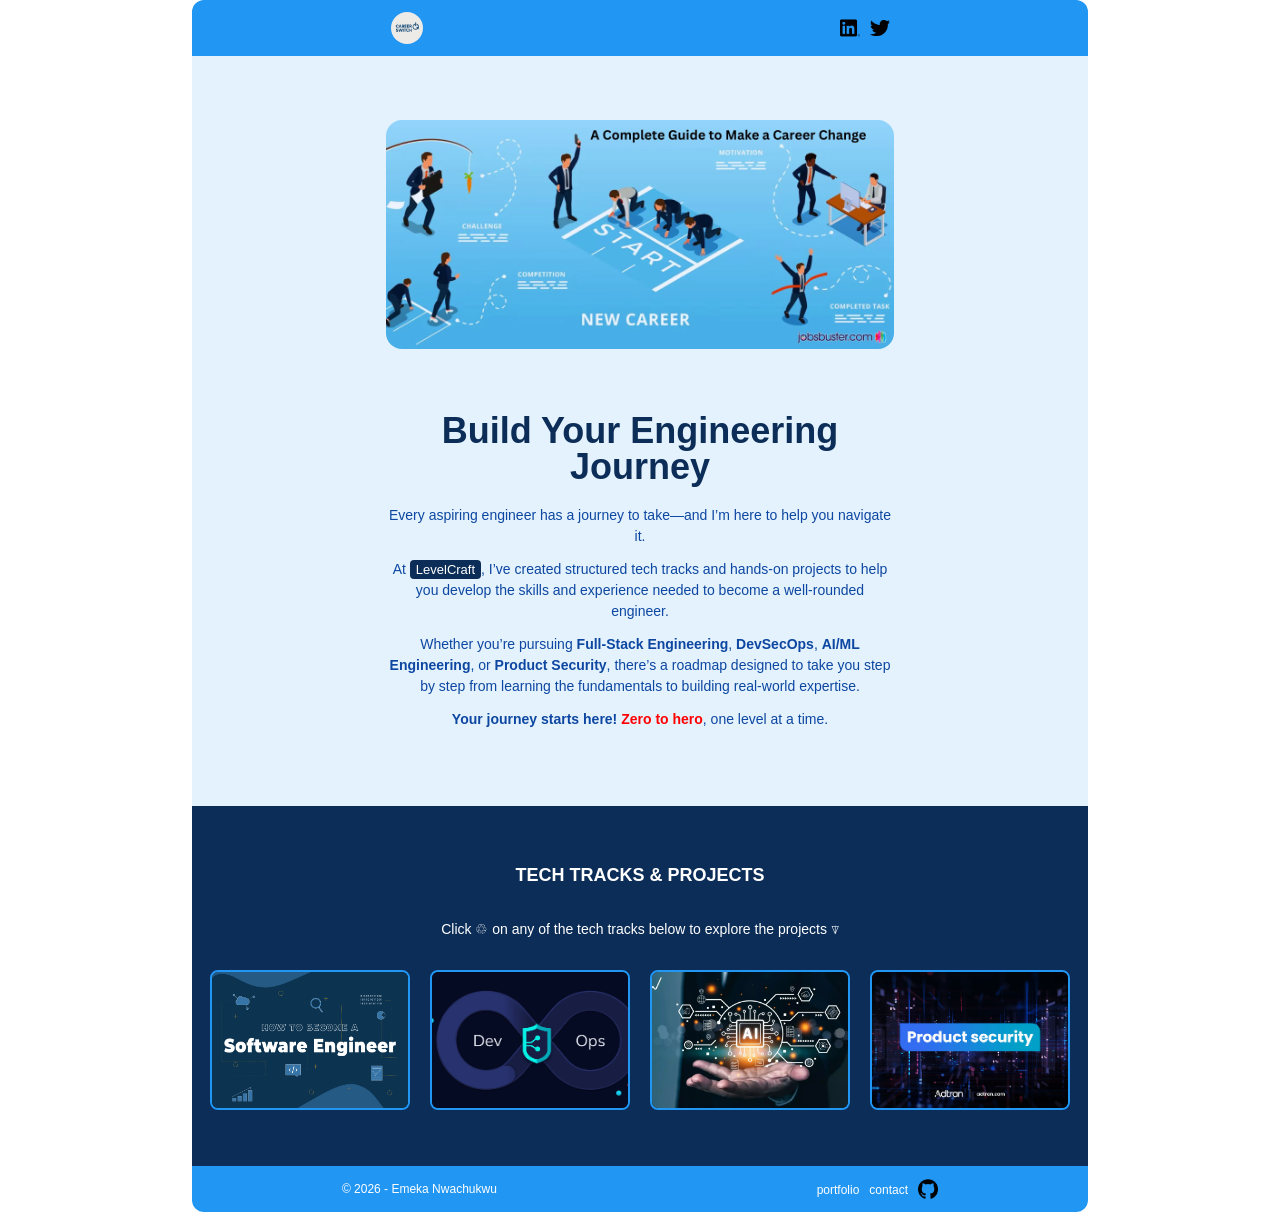
<file: index.html>
<!doctype html>
<html lang="en">
  <head>
    <meta charset="UTF-8" />
    <meta name="viewport" content="width=device-width, initial-scale=1.0" />
    <meta
      name="description"
      content="neeX — product engineer and software engineer portfolio, with Product Security, DevSecOps, Full-Stack, and AI/ML career roadmaps."
    />
    <link rel="stylesheet" href="styles.css" />
    <title>levelcraft</title>
  </head>
  <body>
    <div class="main">
      <div class="heading">
        <div class="header">
          <div class="header-logo">
            <img
              src="images/clogo.jpg"
              alt="logo of levelcraft"
              id="the-logo"
            />
          </div>

         
          <ul class="header-socials">
            <li>
              <a
                href="https://www.linkedin.com/in/nemekae"
                target="_blank"
                rel="noopener noreferrer"
                aria-label="LinkedIn"
                ><img src="./images/linkedin.png" class="logo-item" alt="LinkedIn"
              /></a>
            </li>
            <li>
              <a
                href="https://www.twitter.com/nemekaee"
                target="_blank"
                rel="noopener noreferrer"
                aria-label="Twitter"
                ><img src="./images/twittter.png" class="logo-item" alt="Twitter"
              /></a>
            </li>
        </div>
      </div>

      <div class="section-intro">
        <div class="section1 item" id="about">
          <div>
            <img
              src="images/newcareer.png"
              alt="a career roadmap image showing the different tech tracks and projects"
              class="profile-img"
            />
          </div>
          <div class="levelcraft-intro">
            <h2>Build Your Engineering Journey</h2>
            <p>
              Every aspiring engineer has a journey to take—and I’m here to help you
              navigate it.
            </p>

            <p>
              At <span class="levelcraft">LevelCraft</span>, I’ve created structured
              tech tracks and hands-on projects to help you develop the skills and
              experience needed to become a well-rounded engineer.
            </p>

            <p>
              Whether you’re pursuing <strong>Full-Stack Engineering</strong>,
              <strong>DevSecOps</strong>, <strong>AI/ML Engineering</strong>, or
              <strong>Product Security</strong>, there’s a roadmap designed to take
              you step by step from learning the fundamentals to building real-world
              expertise.
            </p>

            <p class="levelcraft-tagline">
              <strong>Your journey starts here!</strong> <span id="zero-to-hero">Zero to hero</span>, one level at a time.
            </p>
          </div>
        </div>
      </div>

      <div class="section-domains">
        <div class="section2 item" id="portfolio">
          <h3>TECH TRACKS &amp; PROJECTS</h3>

          <p>Click ♲ on any of the tech tracks below to explore the projects ⍒</p>

          <div class="domain">
            <div class="domains">
              <a
                href="routes/fullstack.html"
                target="_blank"
                rel="noopener noreferrer"
                aria-label="Open the Full-Stack Engineering roadmap"
              >
                <img
                  src="images/swe.png"
                  alt="picture showing software engineering design"
                  class="domain-img"
                />
              </a>
            </div>
            <div class="domains">
              <a
                href="routes/devsecops.html"
                target="_blank"
                rel="noopener noreferrer"
                aria-label="Open the DevSecOps roadmap"
              >
                <img
                  src="images/devsecop.png"
                  alt="picture showing devsecops design"
                  class="domain-img"
                />
              </a>
            </div>
            <div class="domains">
              <a
                href="routes/aiml.html"
                target="_blank"
                rel="noopener noreferrer"
                aria-label="Open the AI/ML Engineering roadmap"
              >
                <img
                  src="images/ai.png"
                  alt="picture showing AI engineering design"
                  class="domain-img"
                />
              </a>
            </div>
            <div class="domains">
              <a
                href="routes/prodsec.html"
                target="_blank"
                rel="noopener noreferrer"
                aria-label="Open the Product Security roadmap"
              >
                <img
                  src="images/prodsec.png"
                  alt="picture showing product security design"
                  class="domain-img"
                />
              </a>
            </div>
          </div>
        </div>
      </div>

      <div class="footing">
        <div class="footer item" id="contact">
          <div class="header-know">
            <p>©️ 2026 - Emeka Nwachukwu</p>
          </div>

          <ul class="header-socials">
            <li><a href="https://www.neex.com">portfolio</a></li>
            <li><a href="https://www.linkedin.com/in/nemekae">contact</a></li>
            <li>
              <a
                href="https://www.github.com/nemekae"
                target="_blank"
                rel="noopener noreferrer"
                aria-label="GitHub"
                ><img src="./images/github.png" class="logo-item" alt="GitHub"
              /></a>
            </li>
          </ul>
        </div>
      </div>
    </div>
  </body>
</html>
</file>
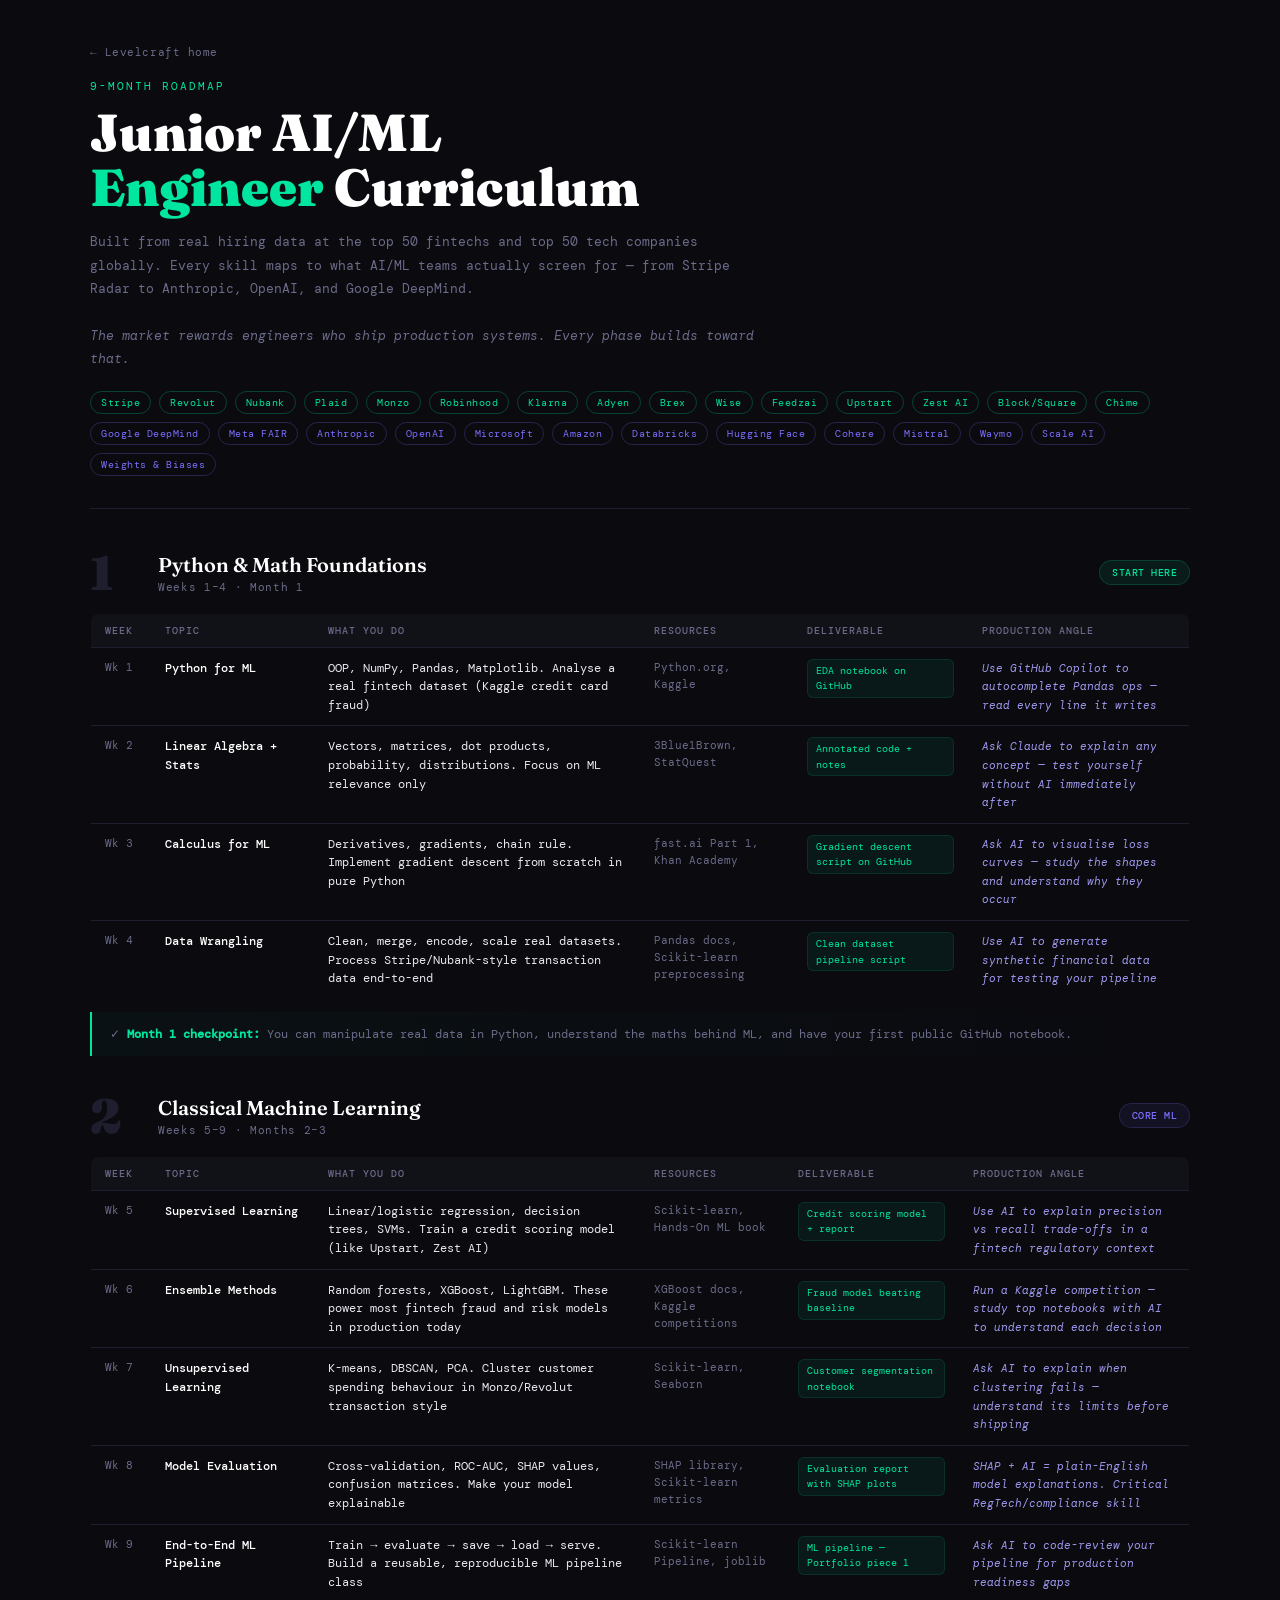
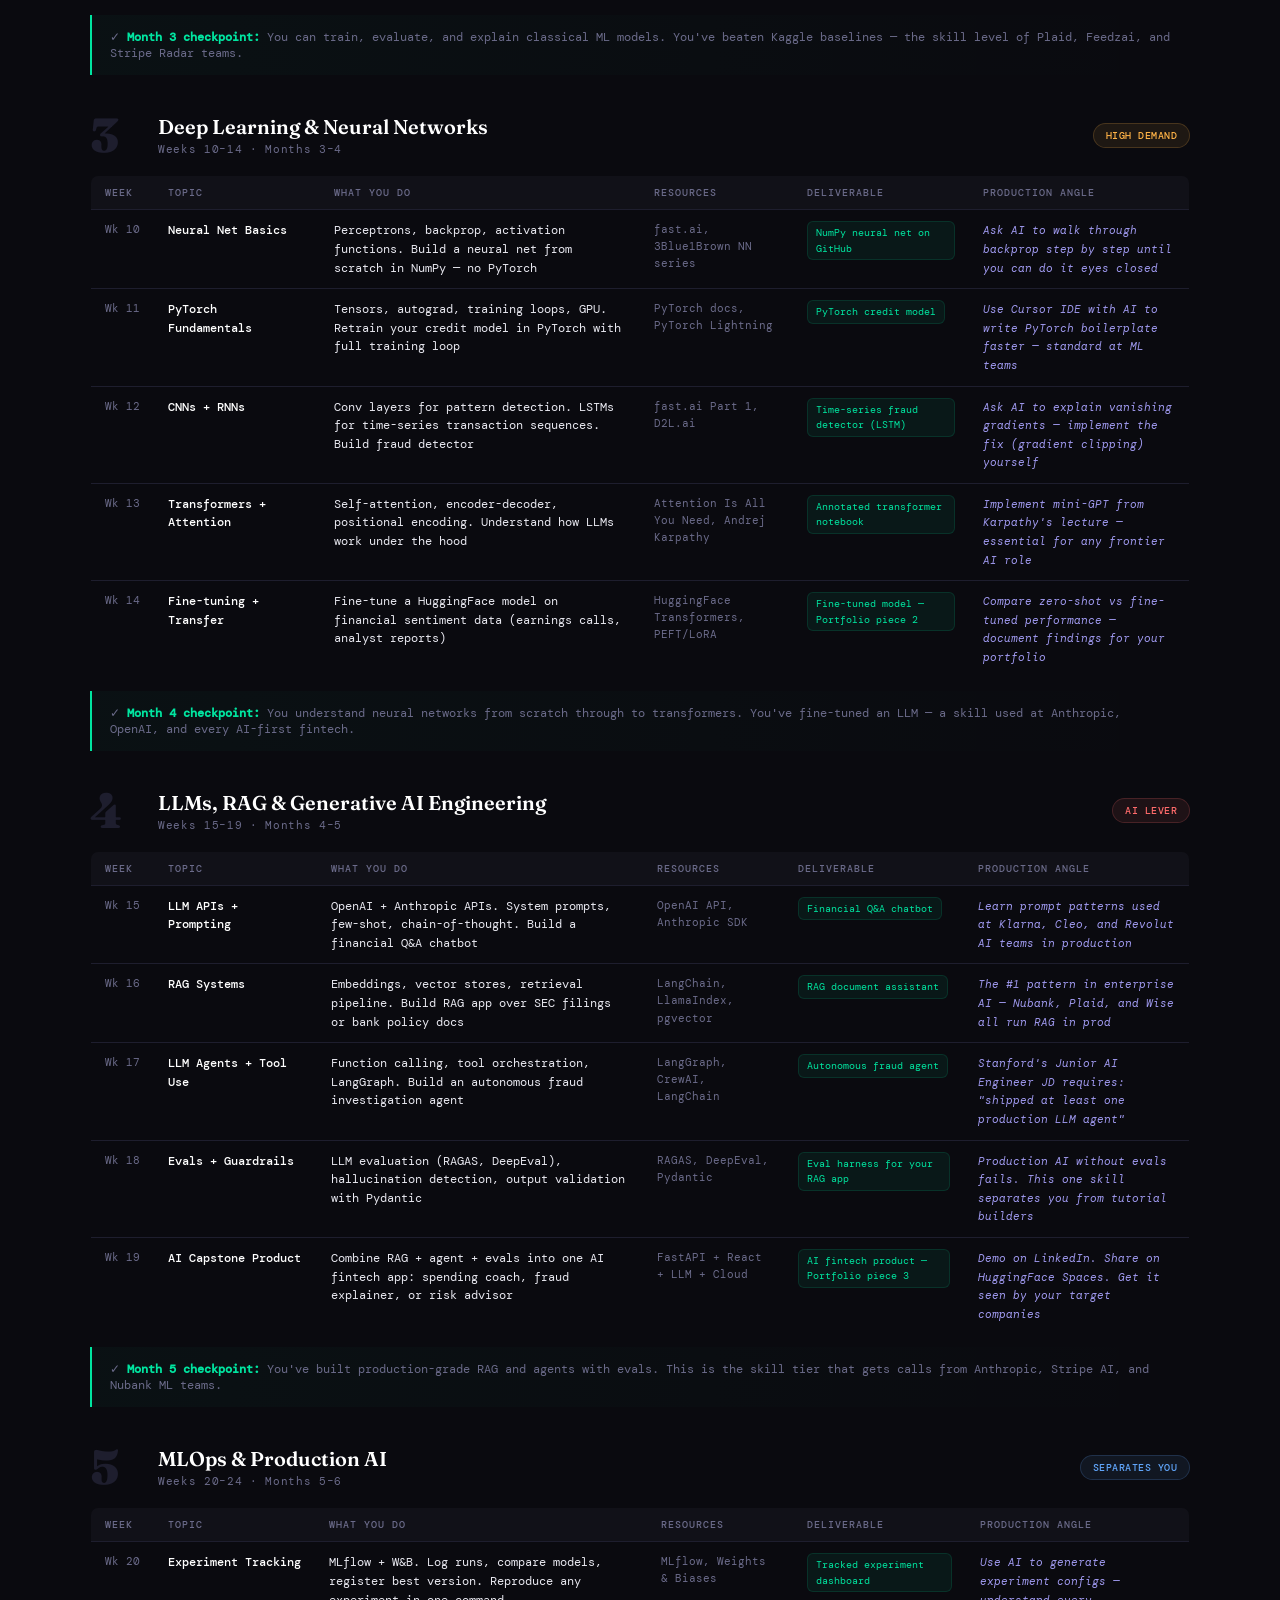
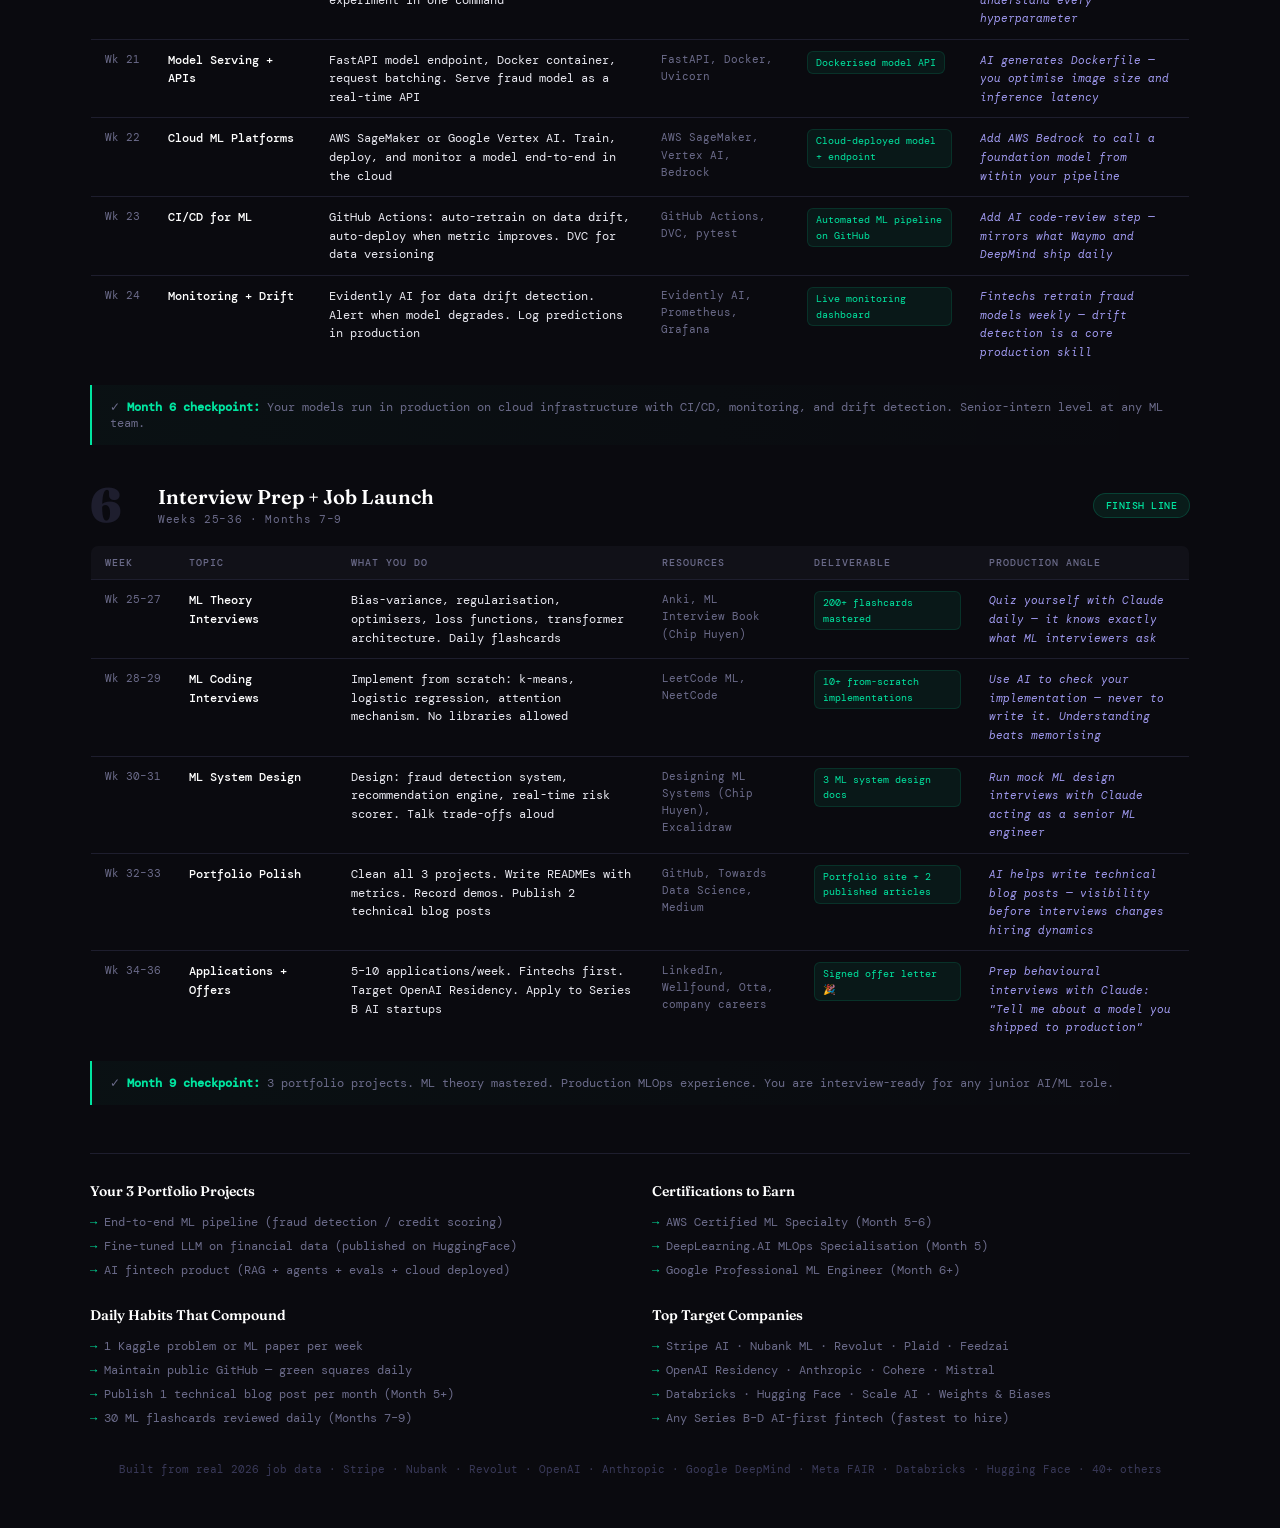
<file: routes/aiml.html>
<!DOCTYPE html>
<html lang="en">
<head>
<meta charset="UTF-8">
<meta name="viewport" content="width=device-width, initial-scale=1.0">
<title>Junior AI/ML Engineer: 9-Month Curriculum</title>
<style>
  @import url('https://fonts.googleapis.com/css2?family=DM+Mono:wght@400;500&family=Fraunces:ital,wght@0,300;0,600;0,900;1,300&display=swap');
  :root{--bg:#0a0a0f;--surface:#111118;--border:#1e1e2e;--accent:#00e5a0;--accent2:#7c6fff;--accent3:#ff6b6b;--amber:#ffb347;--text:#e8e8f0;--muted:#6b6b8a;--card:#14141f;}
  *{box-sizing:border-box;margin:0;padding:0;}
  body{font-family:'DM Mono',monospace;background:var(--bg);color:var(--text);min-height:100vh;padding:40px 24px;}
  .page{max-width:1100px;margin:0 auto;}
  header{border-bottom:1px solid var(--border);padding-bottom:32px;margin-bottom:40px;}
  .eyebrow{font-size:11px;letter-spacing:.18em;color:var(--accent);text-transform:uppercase;margin-bottom:12px;}
  h1{font-family:'Fraunces',serif;font-size:clamp(28px,5vw,52px);font-weight:900;line-height:1.05;color:#fff;margin-bottom:16px;}
  h1 span{color:var(--accent);}
  .subtitle{font-size:13px;color:var(--muted);line-height:1.8;max-width:680px;}
  .target-orgs{display:flex;flex-wrap:wrap;gap:8px;margin-top:20px;}
  .org-pill{font-size:10px;padding:4px 10px;border-radius:20px;border:1px solid var(--border);color:var(--muted);letter-spacing:.05em;}
  .org-pill.fintech{border-color:#00e5a040;color:var(--accent);}
  .org-pill.bigtech{border-color:#7c6fff40;color:var(--accent2);}
  .phase{margin-bottom:36px;}
  .phase-header{display:grid;grid-template-columns:auto 1fr auto;align-items:center;gap:16px;margin-bottom:16px;}
  .phase-num{font-family:'Fraunces',serif;font-size:48px;font-weight:900;line-height:1;color:var(--border);min-width:52px;}
  .phase-title{font-family:'Fraunces',serif;font-size:20px;font-weight:600;color:#fff;margin-bottom:3px;}
  .phase-weeks{font-size:11px;color:var(--muted);letter-spacing:.06em;}
  .phase-badge{font-size:10px;padding:5px 12px;border-radius:20px;font-weight:500;letter-spacing:.05em;white-space:nowrap;}
  .badge-green{background:#00e5a015;color:var(--accent);border:1px solid #00e5a030;}
  .badge-purple{background:#7c6fff15;color:var(--accent2);border:1px solid #7c6fff30;}
  .badge-amber{background:#ffb34715;color:var(--amber);border:1px solid #ffb34730;}
  .badge-red{background:#ff6b6b15;color:var(--accent3);border:1px solid #ff6b6b30;}
  .badge-blue{background:#60a5fa15;color:#60a5fa;border:1px solid #60a5fa30;}
  .curriculum-table{width:100%;border-collapse:collapse;font-size:12px;border:1px solid var(--border);border-radius:8px;overflow:hidden;}
  .curriculum-table thead tr{background:var(--surface);}
  .curriculum-table th{text-align:left;padding:10px 14px;font-size:10px;letter-spacing:.1em;color:var(--muted);text-transform:uppercase;border-bottom:1px solid var(--border);font-weight:500;}
  .curriculum-table tbody tr{border-bottom:1px solid var(--border);transition:background .15s;}
  .curriculum-table tbody tr:last-child{border-bottom:none;}
  .curriculum-table tbody tr:hover{background:var(--card);}
  .curriculum-table td{padding:11px 14px;vertical-align:top;line-height:1.55;}
  .td-week{color:var(--muted);white-space:nowrap;font-size:11px;min-width:60px;}
  .td-topic{color:#fff;font-weight:500;min-width:160px;}
  .td-do{color:var(--text);min-width:240px;}
  .td-tool{color:var(--muted);font-size:11px;min-width:120px;}
  .td-deliverable{min-width:160px;}
  .td-ai{min-width:140px;}
  .deliverable-tag{font-size:10px;color:var(--accent);background:#00e5a010;border:1px solid #00e5a020;padding:3px 8px;border-radius:6px;display:inline-block;}
  .ai-note{font-size:11px;color:#a09af0;font-style:italic;}
  .milestone{margin:12px 0 28px;padding:14px 18px;background:linear-gradient(90deg,#00e5a008,transparent);border-left:2px solid var(--accent);border-radius:0 6px 6px 0;font-size:12px;color:var(--muted);}
  .milestone strong{color:var(--accent);}
  footer{margin-top:48px;padding-top:28px;border-top:1px solid var(--border);display:grid;grid-template-columns:1fr 1fr;gap:24px;font-size:12px;}
  .footer-block h3{font-family:'Fraunces',serif;font-size:14px;font-weight:600;color:#fff;margin-bottom:10px;}
  .footer-block ul{list-style:none;color:var(--muted);line-height:2;}
  .footer-block ul li::before{content:'→ ';color:var(--accent);}
  @media(max-width:768px){body{padding:20px 12px;}.td-tool,.td-ai{display:none;}footer{grid-template-columns:1fr;}}
  .back-home { display: inline-flex; align-items: center; gap: 6px; font-family: 'DM Mono', monospace; font-size: 11px; color: var(--muted); text-decoration: none; margin-bottom: 20px; letter-spacing: 0.05em; }
  .back-home:hover { color: var(--accent); }
</style>
</head>
<body>
<div class="page">
<a class="back-home" href="../index.html">&larr; Levelcraft home</a>
<header>
  <p class="eyebrow">9-Month Roadmap</p>
  <h1>Junior AI/ML<br><span>Engineer</span> Curriculum</h1>
  <p class="subtitle">Built from real hiring data at the top 50 fintechs and top 50 tech companies globally. Every skill maps to what AI/ML teams actually screen for — from Stripe Radar to Anthropic, OpenAI, and Google DeepMind. <br><br><em>The market rewards engineers who ship production systems. Every phase builds toward that.</em></p>
  <div class="target-orgs">
    <span class="org-pill fintech">Stripe</span><span class="org-pill fintech">Revolut</span><span class="org-pill fintech">Nubank</span><span class="org-pill fintech">Plaid</span><span class="org-pill fintech">Monzo</span><span class="org-pill fintech">Robinhood</span><span class="org-pill fintech">Klarna</span><span class="org-pill fintech">Adyen</span><span class="org-pill fintech">Brex</span><span class="org-pill fintech">Wise</span><span class="org-pill fintech">Feedzai</span><span class="org-pill fintech">Upstart</span><span class="org-pill fintech">Zest AI</span><span class="org-pill fintech">Block/Square</span><span class="org-pill fintech">Chime</span>
    <span class="org-pill bigtech">Google DeepMind</span><span class="org-pill bigtech">Meta FAIR</span><span class="org-pill bigtech">Anthropic</span><span class="org-pill bigtech">OpenAI</span><span class="org-pill bigtech">Microsoft</span><span class="org-pill bigtech">Amazon</span><span class="org-pill bigtech">Databricks</span><span class="org-pill bigtech">Hugging Face</span><span class="org-pill bigtech">Cohere</span><span class="org-pill bigtech">Mistral</span><span class="org-pill bigtech">Waymo</span><span class="org-pill bigtech">Scale AI</span><span class="org-pill bigtech">Weights &amp; Biases</span>
  </div>
</header>

<!-- PHASE 1 -->
<div class="phase">
  <div class="phase-header">
    <div class="phase-num">1</div>
    <div><div class="phase-title">Python &amp; Math Foundations</div><div class="phase-weeks">Weeks 1–4 · Month 1</div></div>
    <span class="phase-badge badge-green">START HERE</span>
  </div>
  <table class="curriculum-table">
    <thead><tr><th>Week</th><th>Topic</th><th>What You Do</th><th>Resources</th><th>Deliverable</th><th>Production Angle</th></tr></thead>
    <tbody>
      <tr><td class="td-week">Wk 1</td><td class="td-topic">Python for ML</td><td class="td-do">OOP, NumPy, Pandas, Matplotlib. Analyse a real fintech dataset (Kaggle credit card fraud)</td><td class="td-tool">Python.org, Kaggle</td><td class="td-deliverable"><span class="deliverable-tag">EDA notebook on GitHub</span></td><td class="td-ai"><span class="ai-note">Use GitHub Copilot to autocomplete Pandas ops — read every line it writes</span></td></tr>
      <tr><td class="td-week">Wk 2</td><td class="td-topic">Linear Algebra + Stats</td><td class="td-do">Vectors, matrices, dot products, probability, distributions. Focus on ML relevance only</td><td class="td-tool">3Blue1Brown, StatQuest</td><td class="td-deliverable"><span class="deliverable-tag">Annotated code + notes</span></td><td class="td-ai"><span class="ai-note">Ask Claude to explain any concept — test yourself without AI immediately after</span></td></tr>
      <tr><td class="td-week">Wk 3</td><td class="td-topic">Calculus for ML</td><td class="td-do">Derivatives, gradients, chain rule. Implement gradient descent from scratch in pure Python</td><td class="td-tool">fast.ai Part 1, Khan Academy</td><td class="td-deliverable"><span class="deliverable-tag">Gradient descent script on GitHub</span></td><td class="td-ai"><span class="ai-note">Ask AI to visualise loss curves — study the shapes and understand why they occur</span></td></tr>
      <tr><td class="td-week">Wk 4</td><td class="td-topic">Data Wrangling</td><td class="td-do">Clean, merge, encode, scale real datasets. Process Stripe/Nubank-style transaction data end-to-end</td><td class="td-tool">Pandas docs, Scikit-learn preprocessing</td><td class="td-deliverable"><span class="deliverable-tag">Clean dataset pipeline script</span></td><td class="td-ai"><span class="ai-note">Use AI to generate synthetic financial data for testing your pipeline</span></td></tr>
    </tbody>
  </table>
  <div class="milestone">✓ <strong>Month 1 checkpoint:</strong> You can manipulate real data in Python, understand the maths behind ML, and have your first public GitHub notebook.</div>
</div>

<!-- PHASE 2 -->
<div class="phase">
  <div class="phase-header">
    <div class="phase-num">2</div>
    <div><div class="phase-title">Classical Machine Learning</div><div class="phase-weeks">Weeks 5–9 · Months 2–3</div></div>
    <span class="phase-badge badge-purple">CORE ML</span>
  </div>
  <table class="curriculum-table">
    <thead><tr><th>Week</th><th>Topic</th><th>What You Do</th><th>Resources</th><th>Deliverable</th><th>Production Angle</th></tr></thead>
    <tbody>
      <tr><td class="td-week">Wk 5</td><td class="td-topic">Supervised Learning</td><td class="td-do">Linear/logistic regression, decision trees, SVMs. Train a credit scoring model (like Upstart, Zest AI)</td><td class="td-tool">Scikit-learn, Hands-On ML book</td><td class="td-deliverable"><span class="deliverable-tag">Credit scoring model + report</span></td><td class="td-ai"><span class="ai-note">Use AI to explain precision vs recall trade-offs in a fintech regulatory context</span></td></tr>
      <tr><td class="td-week">Wk 6</td><td class="td-topic">Ensemble Methods</td><td class="td-do">Random forests, XGBoost, LightGBM. These power most fintech fraud and risk models in production today</td><td class="td-tool">XGBoost docs, Kaggle competitions</td><td class="td-deliverable"><span class="deliverable-tag">Fraud model beating baseline</span></td><td class="td-ai"><span class="ai-note">Run a Kaggle competition — study top notebooks with AI to understand each decision</span></td></tr>
      <tr><td class="td-week">Wk 7</td><td class="td-topic">Unsupervised Learning</td><td class="td-do">K-means, DBSCAN, PCA. Cluster customer spending behaviour in Monzo/Revolut transaction style</td><td class="td-tool">Scikit-learn, Seaborn</td><td class="td-deliverable"><span class="deliverable-tag">Customer segmentation notebook</span></td><td class="td-ai"><span class="ai-note">Ask AI to explain when clustering fails — understand its limits before shipping</span></td></tr>
      <tr><td class="td-week">Wk 8</td><td class="td-topic">Model Evaluation</td><td class="td-do">Cross-validation, ROC-AUC, SHAP values, confusion matrices. Make your model explainable</td><td class="td-tool">SHAP library, Scikit-learn metrics</td><td class="td-deliverable"><span class="deliverable-tag">Evaluation report with SHAP plots</span></td><td class="td-ai"><span class="ai-note">SHAP + AI = plain-English model explanations. Critical RegTech/compliance skill</span></td></tr>
      <tr><td class="td-week">Wk 9</td><td class="td-topic">End-to-End ML Pipeline</td><td class="td-do">Train → evaluate → save → load → serve. Build a reusable, reproducible ML pipeline class</td><td class="td-tool">Scikit-learn Pipeline, joblib</td><td class="td-deliverable"><span class="deliverable-tag">ML pipeline — Portfolio piece 1</span></td><td class="td-ai"><span class="ai-note">Ask AI to code-review your pipeline for production readiness gaps</span></td></tr>
    </tbody>
  </table>
  <div class="milestone">✓ <strong>Month 3 checkpoint:</strong> You can train, evaluate, and explain classical ML models. You've beaten Kaggle baselines — the skill level of Plaid, Feedzai, and Stripe Radar teams.</div>
</div>

<!-- PHASE 3 -->
<div class="phase">
  <div class="phase-header">
    <div class="phase-num">3</div>
    <div><div class="phase-title">Deep Learning &amp; Neural Networks</div><div class="phase-weeks">Weeks 10–14 · Months 3–4</div></div>
    <span class="phase-badge badge-amber">HIGH DEMAND</span>
  </div>
  <table class="curriculum-table">
    <thead><tr><th>Week</th><th>Topic</th><th>What You Do</th><th>Resources</th><th>Deliverable</th><th>Production Angle</th></tr></thead>
    <tbody>
      <tr><td class="td-week">Wk 10</td><td class="td-topic">Neural Net Basics</td><td class="td-do">Perceptrons, backprop, activation functions. Build a neural net from scratch in NumPy — no PyTorch</td><td class="td-tool">fast.ai, 3Blue1Brown NN series</td><td class="td-deliverable"><span class="deliverable-tag">NumPy neural net on GitHub</span></td><td class="td-ai"><span class="ai-note">Ask AI to walk through backprop step by step until you can do it eyes closed</span></td></tr>
      <tr><td class="td-week">Wk 11</td><td class="td-topic">PyTorch Fundamentals</td><td class="td-do">Tensors, autograd, training loops, GPU. Retrain your credit model in PyTorch with full training loop</td><td class="td-tool">PyTorch docs, PyTorch Lightning</td><td class="td-deliverable"><span class="deliverable-tag">PyTorch credit model</span></td><td class="td-ai"><span class="ai-note">Use Cursor IDE with AI to write PyTorch boilerplate faster — standard at ML teams</span></td></tr>
      <tr><td class="td-week">Wk 12</td><td class="td-topic">CNNs + RNNs</td><td class="td-do">Conv layers for pattern detection. LSTMs for time-series transaction sequences. Build fraud detector</td><td class="td-tool">fast.ai Part 1, D2L.ai</td><td class="td-deliverable"><span class="deliverable-tag">Time-series fraud detector (LSTM)</span></td><td class="td-ai"><span class="ai-note">Ask AI to explain vanishing gradients — implement the fix (gradient clipping) yourself</span></td></tr>
      <tr><td class="td-week">Wk 13</td><td class="td-topic">Transformers + Attention</td><td class="td-do">Self-attention, encoder-decoder, positional encoding. Understand how LLMs work under the hood</td><td class="td-tool">Attention Is All You Need, Andrej Karpathy</td><td class="td-deliverable"><span class="deliverable-tag">Annotated transformer notebook</span></td><td class="td-ai"><span class="ai-note">Implement mini-GPT from Karpathy's lecture — essential for any frontier AI role</span></td></tr>
      <tr><td class="td-week">Wk 14</td><td class="td-topic">Fine-tuning + Transfer</td><td class="td-do">Fine-tune a HuggingFace model on financial sentiment data (earnings calls, analyst reports)</td><td class="td-tool">HuggingFace Transformers, PEFT/LoRA</td><td class="td-deliverable"><span class="deliverable-tag">Fine-tuned model — Portfolio piece 2</span></td><td class="td-ai"><span class="ai-note">Compare zero-shot vs fine-tuned performance — document findings for your portfolio</span></td></tr>
    </tbody>
  </table>
  <div class="milestone">✓ <strong>Month 4 checkpoint:</strong> You understand neural networks from scratch through to transformers. You've fine-tuned an LLM — a skill used at Anthropic, OpenAI, and every AI-first fintech.</div>
</div>

<!-- PHASE 4 -->
<div class="phase">
  <div class="phase-header">
    <div class="phase-num">4</div>
    <div><div class="phase-title">LLMs, RAG &amp; Generative AI Engineering</div><div class="phase-weeks">Weeks 15–19 · Months 4–5</div></div>
    <span class="phase-badge badge-red">AI LEVER</span>
  </div>
  <table class="curriculum-table">
    <thead><tr><th>Week</th><th>Topic</th><th>What You Do</th><th>Resources</th><th>Deliverable</th><th>Production Angle</th></tr></thead>
    <tbody>
      <tr><td class="td-week">Wk 15</td><td class="td-topic">LLM APIs + Prompting</td><td class="td-do">OpenAI + Anthropic APIs. System prompts, few-shot, chain-of-thought. Build a financial Q&amp;A chatbot</td><td class="td-tool">OpenAI API, Anthropic SDK</td><td class="td-deliverable"><span class="deliverable-tag">Financial Q&A chatbot</span></td><td class="td-ai"><span class="ai-note">Learn prompt patterns used at Klarna, Cleo, and Revolut AI teams in production</span></td></tr>
      <tr><td class="td-week">Wk 16</td><td class="td-topic">RAG Systems</td><td class="td-do">Embeddings, vector stores, retrieval pipeline. Build RAG app over SEC filings or bank policy docs</td><td class="td-tool">LangChain, LlamaIndex, pgvector</td><td class="td-deliverable"><span class="deliverable-tag">RAG document assistant</span></td><td class="td-ai"><span class="ai-note">The #1 pattern in enterprise AI — Nubank, Plaid, and Wise all run RAG in prod</span></td></tr>
      <tr><td class="td-week">Wk 17</td><td class="td-topic">LLM Agents + Tool Use</td><td class="td-do">Function calling, tool orchestration, LangGraph. Build an autonomous fraud investigation agent</td><td class="td-tool">LangGraph, CrewAI, LangChain</td><td class="td-deliverable"><span class="deliverable-tag">Autonomous fraud agent</span></td><td class="td-ai"><span class="ai-note">Stanford's Junior AI Engineer JD requires: "shipped at least one production LLM agent"</span></td></tr>
      <tr><td class="td-week">Wk 18</td><td class="td-topic">Evals + Guardrails</td><td class="td-do">LLM evaluation (RAGAS, DeepEval), hallucination detection, output validation with Pydantic</td><td class="td-tool">RAGAS, DeepEval, Pydantic</td><td class="td-deliverable"><span class="deliverable-tag">Eval harness for your RAG app</span></td><td class="td-ai"><span class="ai-note">Production AI without evals fails. This one skill separates you from tutorial builders</span></td></tr>
      <tr><td class="td-week">Wk 19</td><td class="td-topic">AI Capstone Product</td><td class="td-do">Combine RAG + agent + evals into one AI fintech app: spending coach, fraud explainer, or risk advisor</td><td class="td-tool">FastAPI + React + LLM + Cloud</td><td class="td-deliverable"><span class="deliverable-tag">AI fintech product — Portfolio piece 3</span></td><td class="td-ai"><span class="ai-note">Demo on LinkedIn. Share on HuggingFace Spaces. Get it seen by your target companies</span></td></tr>
    </tbody>
  </table>
  <div class="milestone">✓ <strong>Month 5 checkpoint:</strong> You've built production-grade RAG and agents with evals. This is the skill tier that gets calls from Anthropic, Stripe AI, and Nubank ML teams.</div>
</div>

<!-- PHASE 5 -->
<div class="phase">
  <div class="phase-header">
    <div class="phase-num">5</div>
    <div><div class="phase-title">MLOps &amp; Production AI</div><div class="phase-weeks">Weeks 20–24 · Months 5–6</div></div>
    <span class="phase-badge badge-blue">SEPARATES YOU</span>
  </div>
  <table class="curriculum-table">
    <thead><tr><th>Week</th><th>Topic</th><th>What You Do</th><th>Resources</th><th>Deliverable</th><th>Production Angle</th></tr></thead>
    <tbody>
      <tr><td class="td-week">Wk 20</td><td class="td-topic">Experiment Tracking</td><td class="td-do">MLflow + W&amp;B. Log runs, compare models, register best version. Reproduce any experiment in one command</td><td class="td-tool">MLflow, Weights &amp; Biases</td><td class="td-deliverable"><span class="deliverable-tag">Tracked experiment dashboard</span></td><td class="td-ai"><span class="ai-note">Use AI to generate experiment configs — understand every hyperparameter</span></td></tr>
      <tr><td class="td-week">Wk 21</td><td class="td-topic">Model Serving + APIs</td><td class="td-do">FastAPI model endpoint, Docker container, request batching. Serve fraud model as a real-time API</td><td class="td-tool">FastAPI, Docker, Uvicorn</td><td class="td-deliverable"><span class="deliverable-tag">Dockerised model API</span></td><td class="td-ai"><span class="ai-note">AI generates Dockerfile — you optimise image size and inference latency</span></td></tr>
      <tr><td class="td-week">Wk 22</td><td class="td-topic">Cloud ML Platforms</td><td class="td-do">AWS SageMaker or Google Vertex AI. Train, deploy, and monitor a model end-to-end in the cloud</td><td class="td-tool">AWS SageMaker, Vertex AI, Bedrock</td><td class="td-deliverable"><span class="deliverable-tag">Cloud-deployed model + endpoint</span></td><td class="td-ai"><span class="ai-note">Add AWS Bedrock to call a foundation model from within your pipeline</span></td></tr>
      <tr><td class="td-week">Wk 23</td><td class="td-topic">CI/CD for ML</td><td class="td-do">GitHub Actions: auto-retrain on data drift, auto-deploy when metric improves. DVC for data versioning</td><td class="td-tool">GitHub Actions, DVC, pytest</td><td class="td-deliverable"><span class="deliverable-tag">Automated ML pipeline on GitHub</span></td><td class="td-ai"><span class="ai-note">Add AI code-review step — mirrors what Waymo and DeepMind ship daily</span></td></tr>
      <tr><td class="td-week">Wk 24</td><td class="td-topic">Monitoring + Drift</td><td class="td-do">Evidently AI for data drift detection. Alert when model degrades. Log predictions in production</td><td class="td-tool">Evidently AI, Prometheus, Grafana</td><td class="td-deliverable"><span class="deliverable-tag">Live monitoring dashboard</span></td><td class="td-ai"><span class="ai-note">Fintechs retrain fraud models weekly — drift detection is a core production skill</span></td></tr>
    </tbody>
  </table>
  <div class="milestone">✓ <strong>Month 6 checkpoint:</strong> Your models run in production on cloud infrastructure with CI/CD, monitoring, and drift detection. Senior-intern level at any ML team.</div>
</div>

<!-- PHASE 6 -->
<div class="phase">
  <div class="phase-header">
    <div class="phase-num">6</div>
    <div><div class="phase-title">Interview Prep + Job Launch</div><div class="phase-weeks">Weeks 25–36 · Months 7–9</div></div>
    <span class="phase-badge badge-green">FINISH LINE</span>
  </div>
  <table class="curriculum-table">
    <thead><tr><th>Week</th><th>Topic</th><th>What You Do</th><th>Resources</th><th>Deliverable</th><th>Production Angle</th></tr></thead>
    <tbody>
      <tr><td class="td-week">Wk 25–27</td><td class="td-topic">ML Theory Interviews</td><td class="td-do">Bias-variance, regularisation, optimisers, loss functions, transformer architecture. Daily flashcards</td><td class="td-tool">Anki, ML Interview Book (Chip Huyen)</td><td class="td-deliverable"><span class="deliverable-tag">200+ flashcards mastered</span></td><td class="td-ai"><span class="ai-note">Quiz yourself with Claude daily — it knows exactly what ML interviewers ask</span></td></tr>
      <tr><td class="td-week">Wk 28–29</td><td class="td-topic">ML Coding Interviews</td><td class="td-do">Implement from scratch: k-means, logistic regression, attention mechanism. No libraries allowed</td><td class="td-tool">LeetCode ML, NeetCode</td><td class="td-deliverable"><span class="deliverable-tag">10+ from-scratch implementations</span></td><td class="td-ai"><span class="ai-note">Use AI to check your implementation — never to write it. Understanding beats memorising</span></td></tr>
      <tr><td class="td-week">Wk 30–31</td><td class="td-topic">ML System Design</td><td class="td-do">Design: fraud detection system, recommendation engine, real-time risk scorer. Talk trade-offs aloud</td><td class="td-tool">Designing ML Systems (Chip Huyen), Excalidraw</td><td class="td-deliverable"><span class="deliverable-tag">3 ML system design docs</span></td><td class="td-ai"><span class="ai-note">Run mock ML design interviews with Claude acting as a senior ML engineer</span></td></tr>
      <tr><td class="td-week">Wk 32–33</td><td class="td-topic">Portfolio Polish</td><td class="td-do">Clean all 3 projects. Write READMEs with metrics. Record demos. Publish 2 technical blog posts</td><td class="td-tool">GitHub, Towards Data Science, Medium</td><td class="td-deliverable"><span class="deliverable-tag">Portfolio site + 2 published articles</span></td><td class="td-ai"><span class="ai-note">AI helps write technical blog posts — visibility before interviews changes hiring dynamics</span></td></tr>
      <tr><td class="td-week">Wk 34–36</td><td class="td-topic">Applications + Offers</td><td class="td-do">5–10 applications/week. Fintechs first. Target OpenAI Residency. Apply to Series B AI startups</td><td class="td-tool">LinkedIn, Wellfound, Otta, company careers</td><td class="td-deliverable"><span class="deliverable-tag">Signed offer letter 🎉</span></td><td class="td-ai"><span class="ai-note">Prep behavioural interviews with Claude: "Tell me about a model you shipped to production"</span></td></tr>
    </tbody>
  </table>
  <div class="milestone">✓ <strong>Month 9 checkpoint:</strong> 3 portfolio projects. ML theory mastered. Production MLOps experience. You are interview-ready for any junior AI/ML role.</div>
</div>

<footer>
  <div class="footer-block">
    <h3>Your 3 Portfolio Projects</h3>
    <ul>
      <li>End-to-end ML pipeline (fraud detection / credit scoring)</li>
      <li>Fine-tuned LLM on financial data (published on HuggingFace)</li>
      <li>AI fintech product (RAG + agents + evals + cloud deployed)</li>
    </ul>
  </div>
  <div class="footer-block">
    <h3>Certifications to Earn</h3>
    <ul>
      <li>AWS Certified ML Specialty (Month 5–6)</li>
      <li>DeepLearning.AI MLOps Specialisation (Month 5)</li>
      <li>Google Professional ML Engineer (Month 6+)</li>
    </ul>
  </div>
  <div class="footer-block">
    <h3>Daily Habits That Compound</h3>
    <ul>
      <li>1 Kaggle problem or ML paper per week</li>
      <li>Maintain public GitHub — green squares daily</li>
      <li>Publish 1 technical blog post per month (Month 5+)</li>
      <li>30 ML flashcards reviewed daily (Months 7–9)</li>
    </ul>
  </div>
  <div class="footer-block">
    <h3>Top Target Companies</h3>
    <ul>
      <li>Stripe AI · Nubank ML · Revolut · Plaid · Feedzai</li>
      <li>OpenAI Residency · Anthropic · Cohere · Mistral</li>
      <li>Databricks · Hugging Face · Scale AI · Weights &amp; Biases</li>
      <li>Any Series B–D AI-first fintech (fastest to hire)</li>
    </ul>
  </div>
</footer>
<div style="margin-top:32px;font-size:11px;color:#3a3a5a;text-align:center;padding-bottom:12px;">
  Built from real 2026 job data · Stripe · Nubank · Revolut · OpenAI · Anthropic · Google DeepMind · Meta FAIR · Databricks · Hugging Face · 40+ others
</div>
</div>
</body>
</html>
</file>
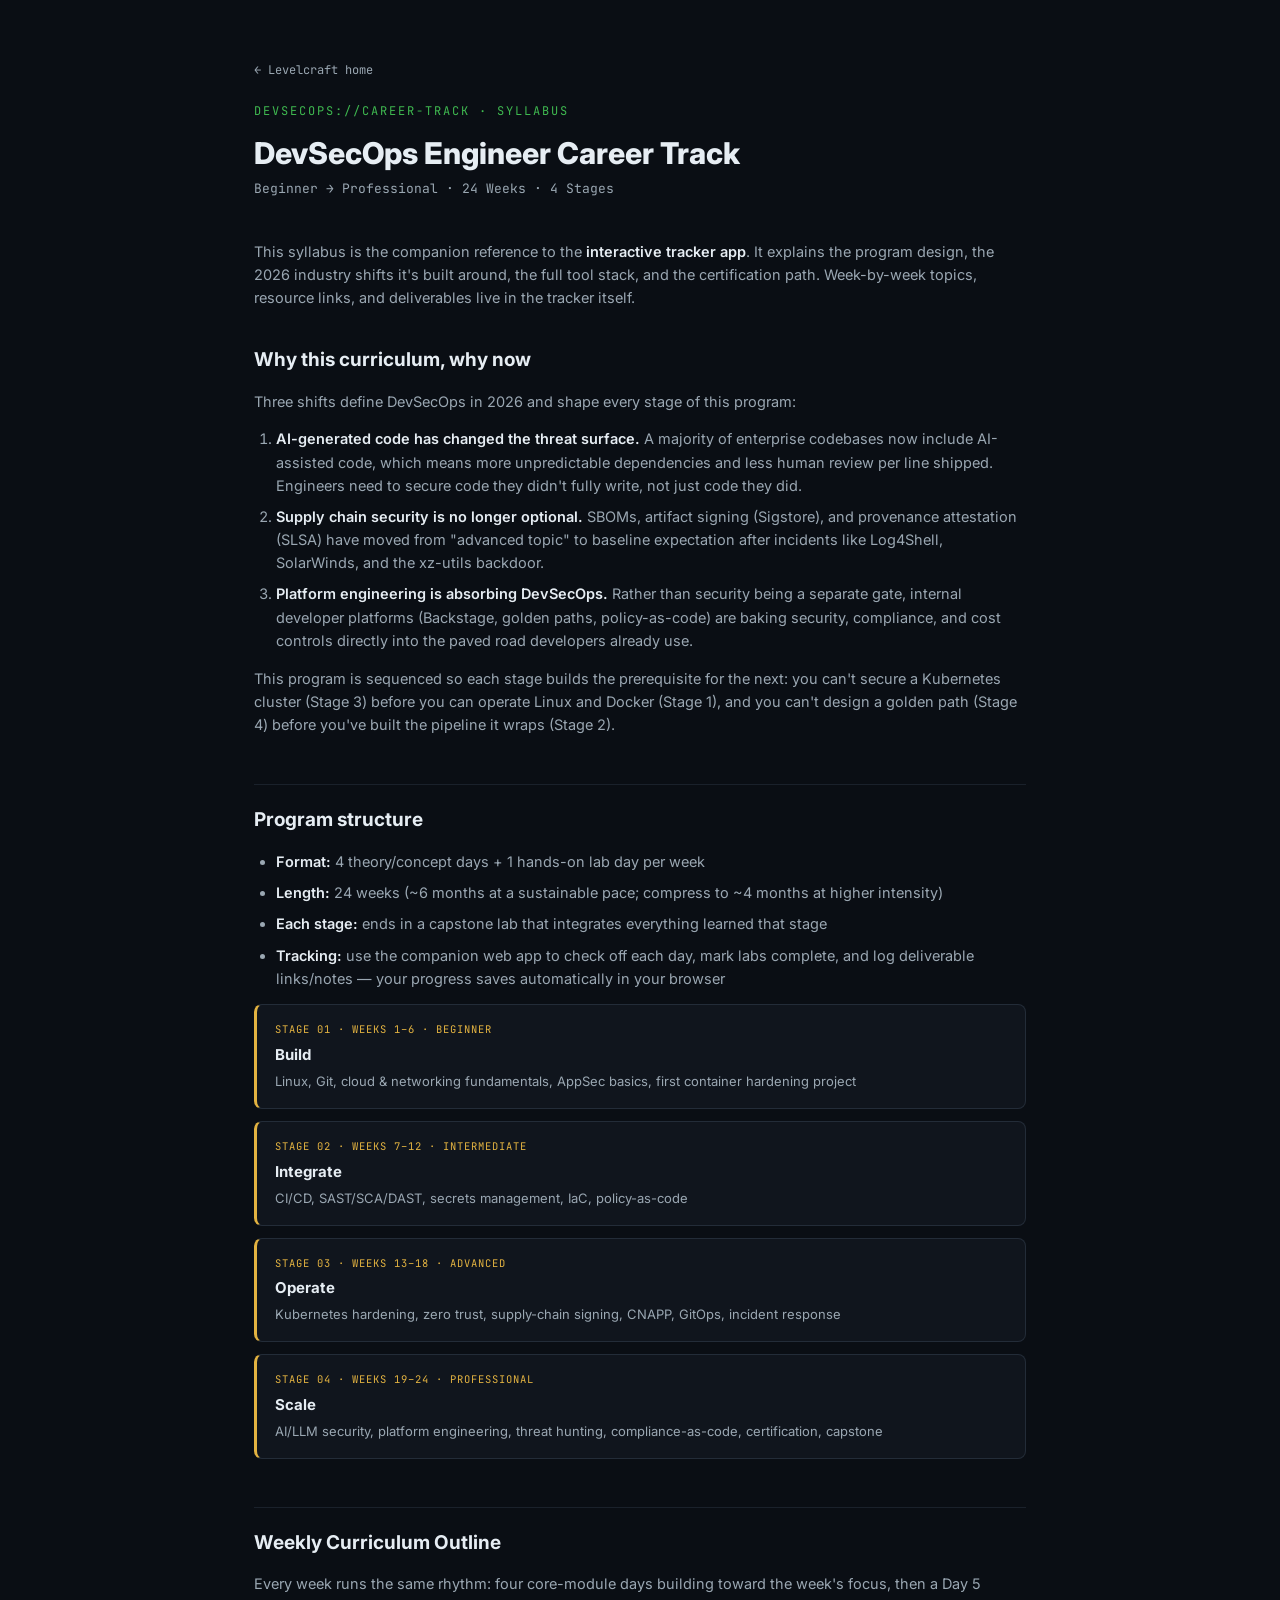
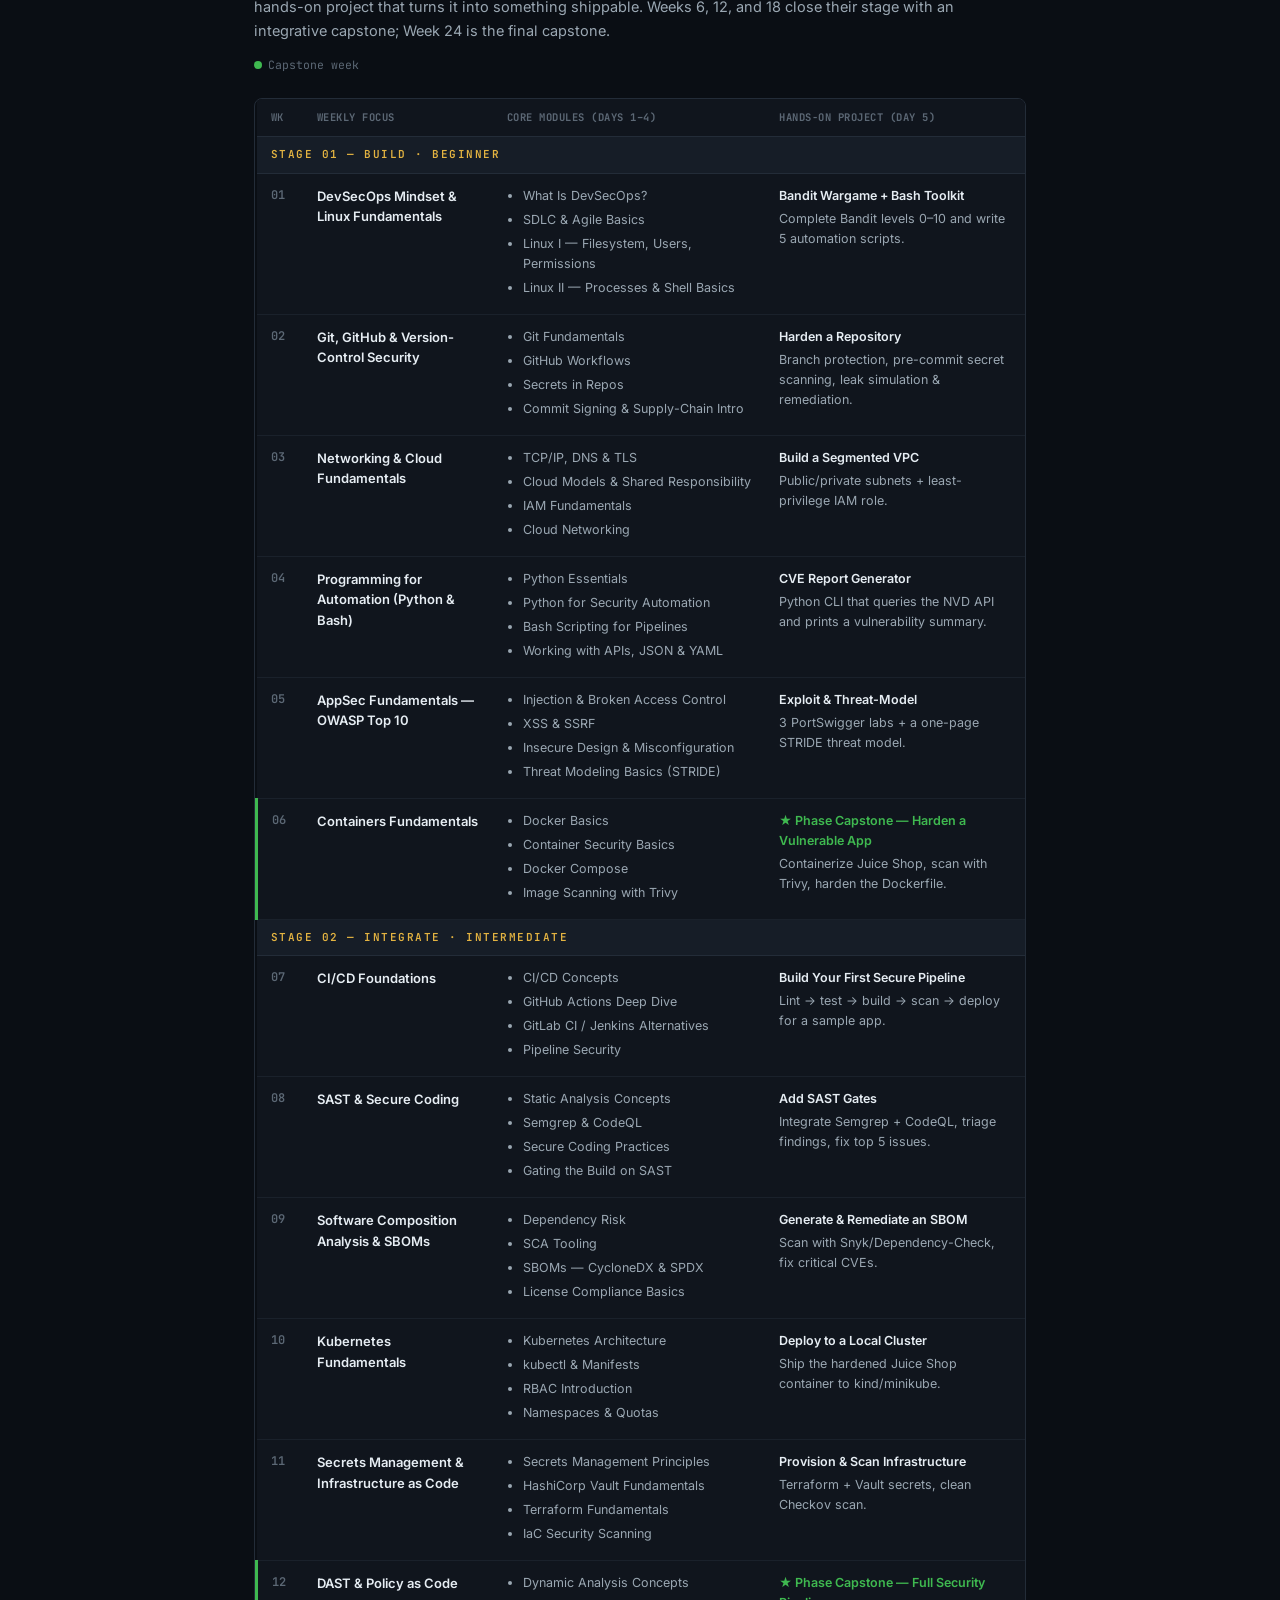
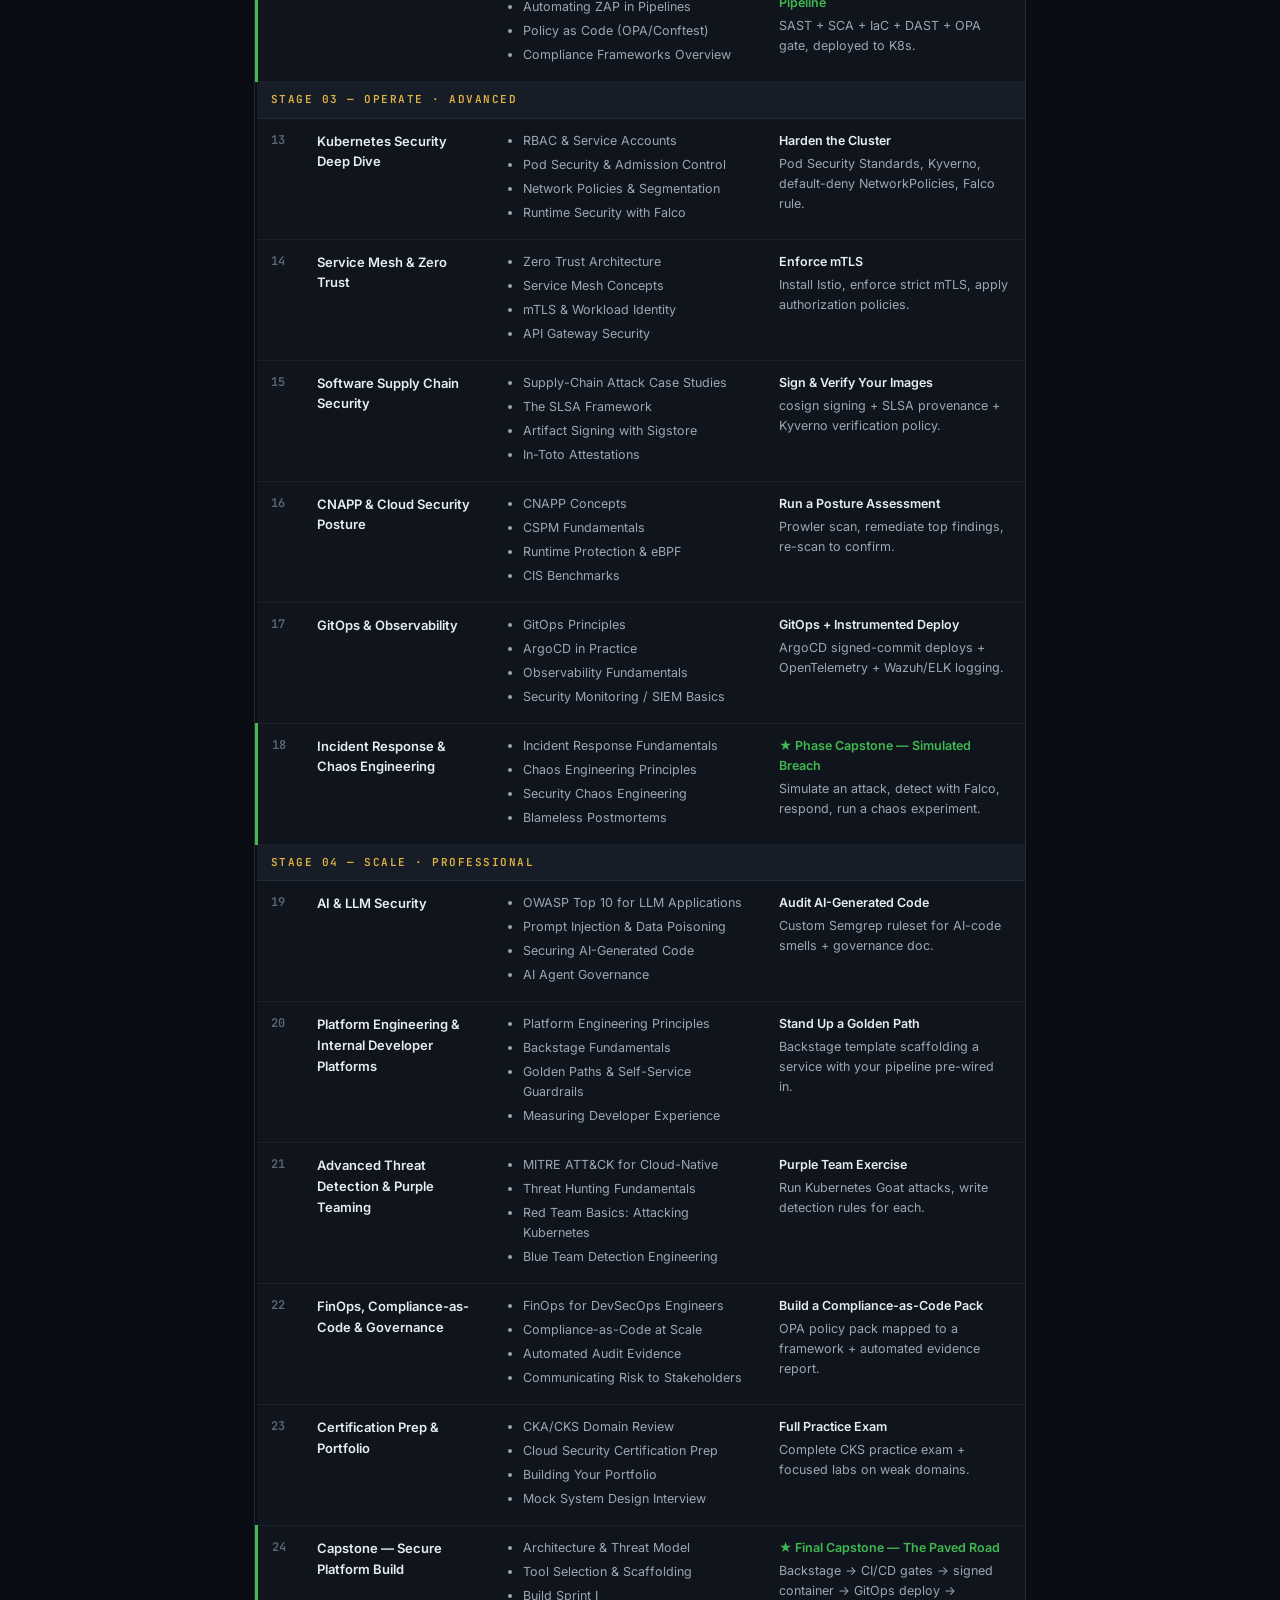
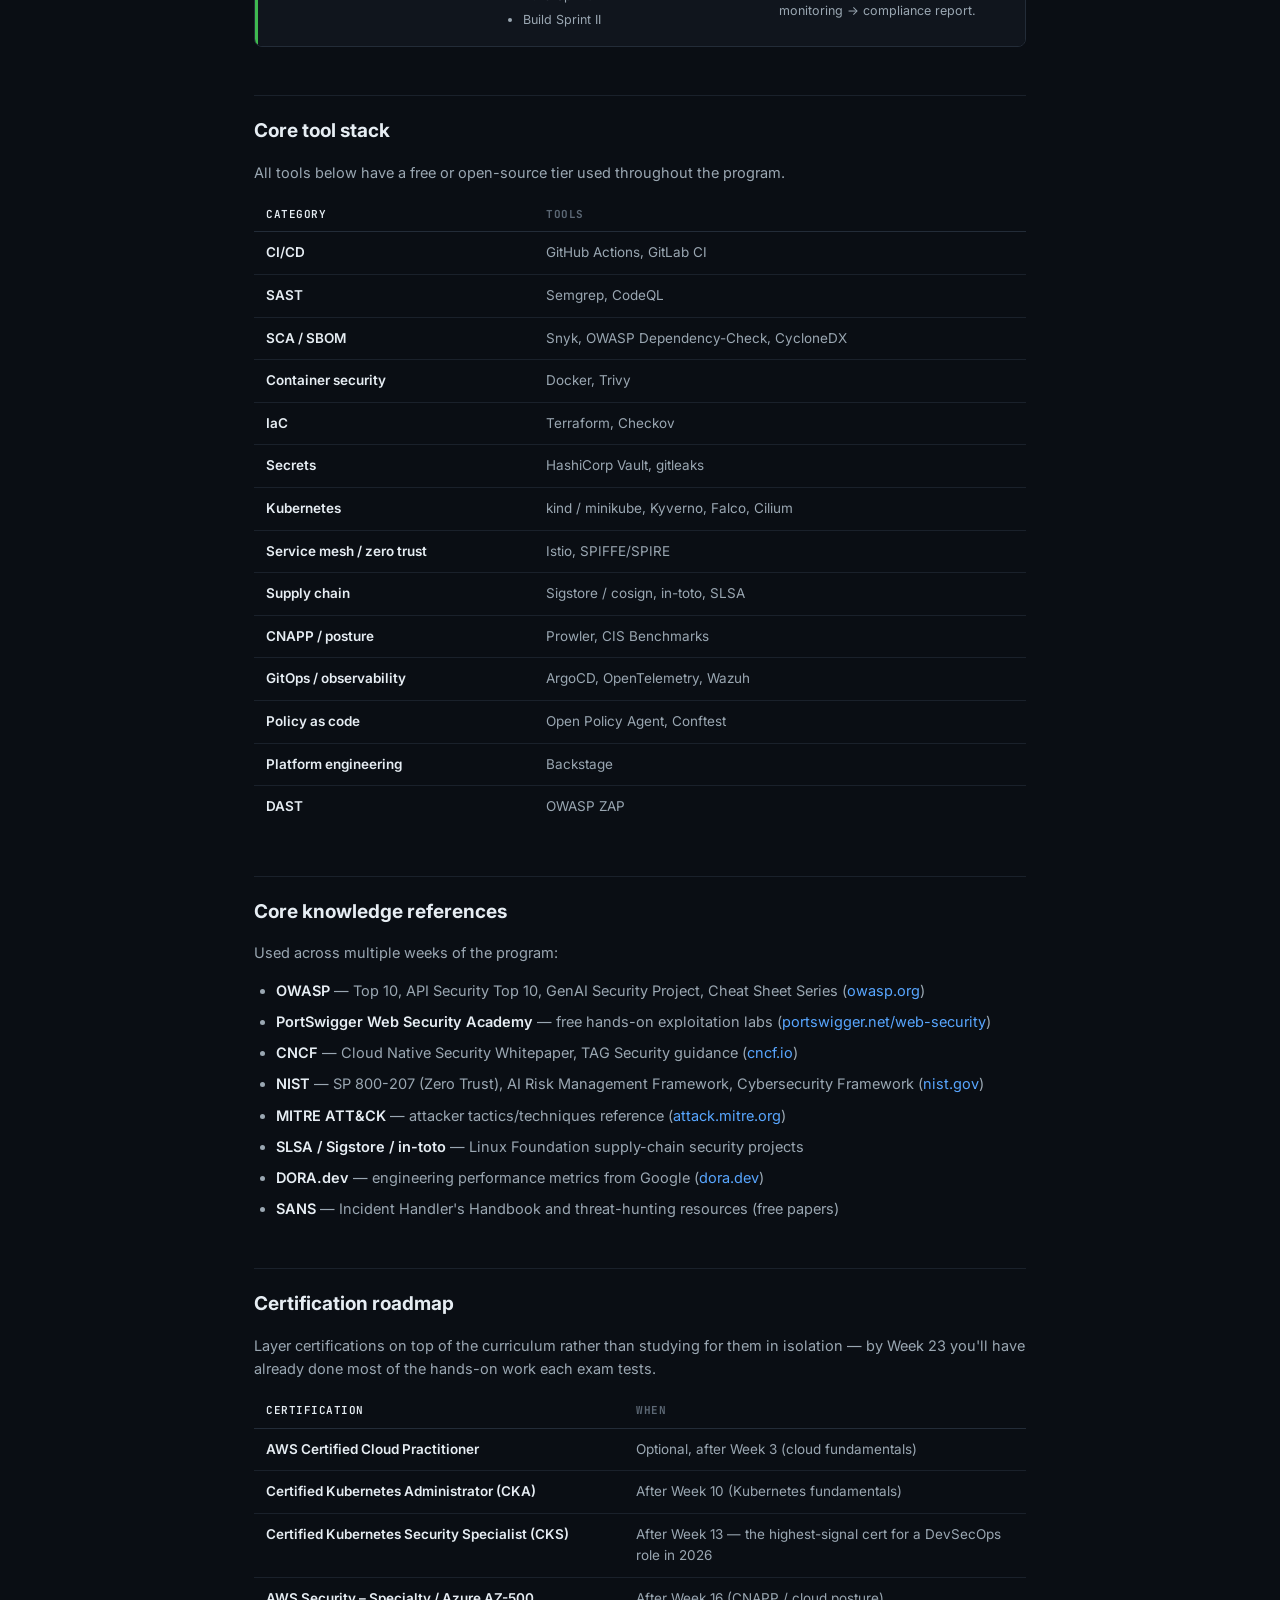
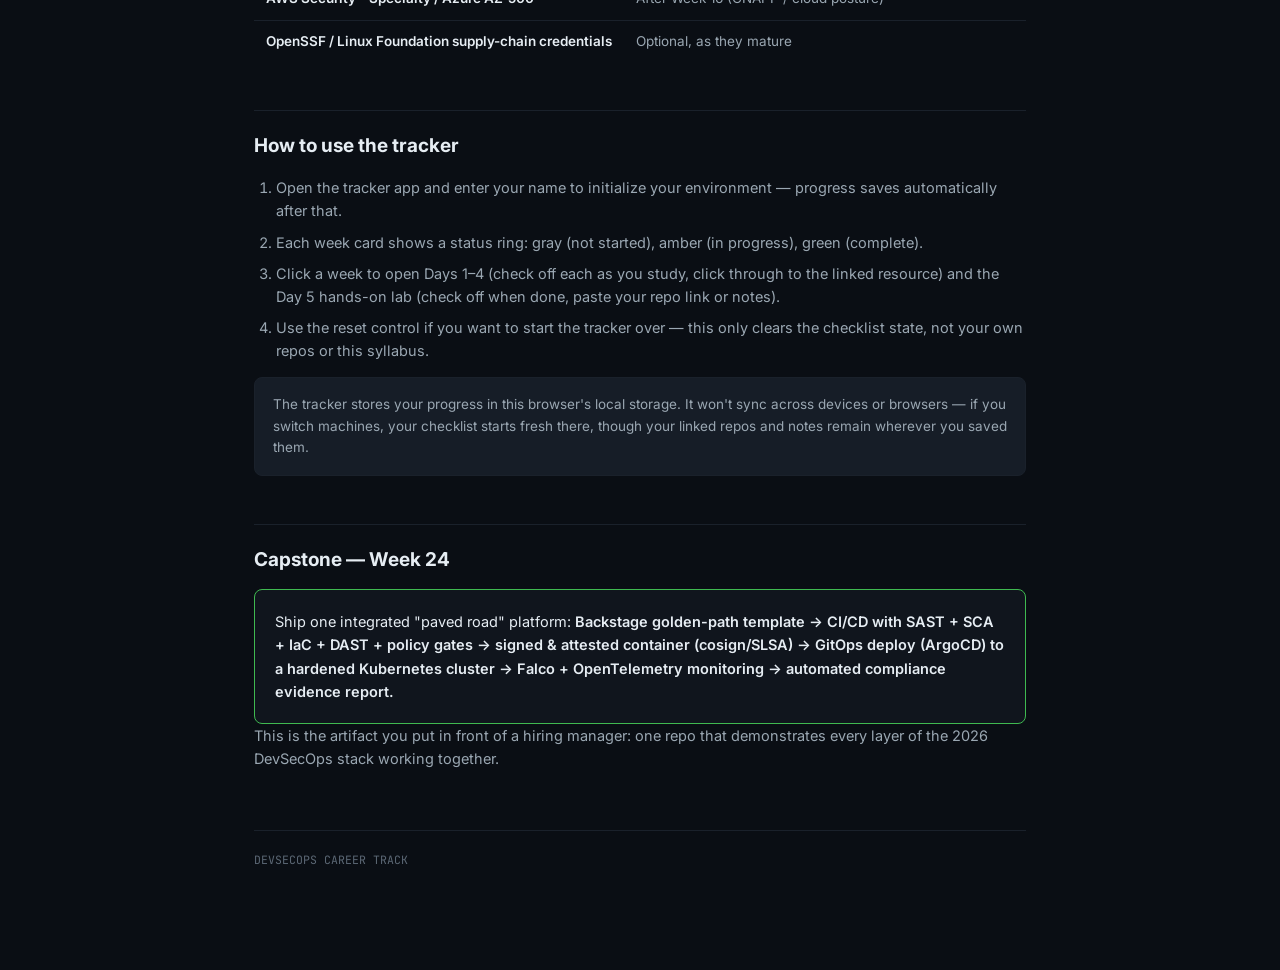
<file: routes/devsecops.html>
<!DOCTYPE html>
<html lang="en">
<head>
<meta charset="UTF-8" />
<meta name="viewport" content="width=device-width, initial-scale=1.0" />
<title>DevSecOps Engineer Career Track — Syllabus (2026 Edition)</title>
<style>
  @import url('https://fonts.googleapis.com/css2?family=JetBrains+Mono:wght@400;500;600;700&family=Inter:wght@400;500;600;700;800&display=swap');
  * { box-sizing: border-box; }
  html, body { margin: 0; padding: 0; }
  body {
    --bg: #0a0e14;
    --surface: #10151d;
    --surface2: #161d27;
    --border: #232c38;
    --border-soft: #1a212b;
    --text: #e6edf3;
    --text-dim: #9aa7b2;
    --text-faint: #5c6875;
    --amber: #e3b341;
    --green: #3fb950;
    --blue: #58a6ff;
    --mono: 'JetBrains Mono', ui-monospace, monospace;
    --sans: 'Inter', system-ui, sans-serif;
    background: var(--bg);
    color: var(--text);
    font-family: var(--sans);
    line-height: 1.6;
  }
  .wrap { max-width: 820px; margin: 0 auto; padding: 56px 24px 100px; }
  .eyebrow { font-family: var(--mono); font-size: 12px; letter-spacing: 2px; color: var(--green); margin-bottom: 14px; }
  h1 { font-size: 30px; font-weight: 800; line-height: 1.25; margin: 0 0 6px; }
  .subtitle { font-family: var(--mono); font-size: 13px; color: var(--text-dim); margin-bottom: 40px; }
  h2 { font-size: 19px; font-weight: 700; margin: 48px 0 14px; padding-top: 20px; border-top: 1px solid var(--border-soft); }
  h2:first-of-type { border-top: none; padding-top: 0; margin-top: 36px; }
  p { color: var(--text-dim); font-size: 14.5px; margin: 0 0 14px; }
  strong { color: var(--text); font-weight: 600; }
  code { font-family: var(--mono); background: var(--surface2); border: 1px solid var(--border-soft); border-radius: 4px; padding: 1px 6px; font-size: 13px; color: var(--amber); }
  ol, ul { color: var(--text-dim); font-size: 14.5px; padding-left: 22px; }
  li { margin-bottom: 8px; }
  a { color: var(--blue); text-decoration: none; }
  a:hover { text-decoration: underline; }

  table { width: 100%; border-collapse: collapse; margin: 4px 0 22px; font-size: 13.5px; }
  th { text-align: left; font-family: var(--mono); font-size: 11px; letter-spacing: 0.5px; color: var(--text-faint); text-transform: uppercase; padding: 8px 12px; border-bottom: 1px solid var(--border); }
  td { padding: 10px 12px; border-bottom: 1px solid var(--border-soft); color: var(--text-dim); vertical-align: top; }
  td:first-child, th:first-child { color: var(--text); font-weight: 600; white-space: nowrap; }
  tr:last-child td { border-bottom: none; }

  .stage-card { background: var(--surface); border: 1px solid var(--border); border-left: 3px solid var(--amber); border-radius: 8px; padding: 16px 18px; margin-bottom: 12px; }
  .stage-card .tag { font-family: var(--mono); font-size: 10.5px; letter-spacing: 1px; color: var(--amber); margin-bottom: 5px; }
  .stage-card .name { font-weight: 700; font-size: 15px; margin-bottom: 4px; }
  .stage-card .desc { font-size: 13px; color: var(--text-dim); margin: 0; }

  .capstone-box { background: var(--surface); border: 1px solid var(--green); border-radius: 8px; padding: 20px; margin-top: 8px; }
  .capstone-box p { color: var(--text); margin-bottom: 0; }

  .callout { background: var(--surface2); border: 1px solid var(--border-soft); border-radius: 8px; padding: 16px 18px; font-size: 13.5px; color: var(--text-dim); margin-bottom: 20px; }

  footer { margin-top: 60px; padding-top: 20px; border-top: 1px solid var(--border-soft); font-family: var(--mono); font-size: 11.5px; color: var(--text-faint); }

  .outline-wrap { overflow-x: auto; border: 1px solid var(--border); border-radius: 8px; margin-bottom: 8px; }
  table.outline { width: 100%; min-width: 720px; border-collapse: collapse; margin: 0; font-size: 13px; }
  table.outline th { text-align: left; font-family: var(--mono); font-size: 10.5px; letter-spacing: 0.5px; color: var(--text-faint); text-transform: uppercase; padding: 10px 14px; border-bottom: 1px solid var(--border); background: var(--surface); position: sticky; top: 0; }
  table.outline td { padding: 12px 14px; border-bottom: 1px solid var(--border-soft); vertical-align: top; background: var(--surface); }
  table.outline tr:last-child td { border-bottom: none; }
  table.outline tr.stage-row td { background: var(--surface2); font-family: var(--mono); font-size: 11px; letter-spacing: 1.5px; color: var(--amber); padding: 9px 14px; border-bottom: 1px solid var(--border); border-top: 1px solid var(--border); }
  table.outline td.week-num { font-family: var(--mono); color: var(--text-faint); font-size: 12px; white-space: nowrap; width: 46px; }
  table.outline td.focus { font-weight: 600; color: var(--text); width: 190px; }
  table.outline ul.modules { margin: 0; padding-left: 16px; color: var(--text-dim); font-size: 12.5px; }
  table.outline ul.modules li { margin-bottom: 4px; }
  table.outline td.project { font-size: 12.5px; color: var(--text-dim); width: 260px; }
  table.outline td.project .lab-title { display: block; color: var(--text); font-weight: 600; margin-bottom: 3px; }
  table.outline tr.capstone-row td.week-num { border-left: 3px solid var(--green); }
  table.outline tr.capstone-row td.project .lab-title { color: var(--green); }
  .legend { display: flex; gap: 18px; flex-wrap: wrap; font-family: var(--mono); font-size: 11.5px; color: var(--text-faint); margin: 10px 0 24px; }
  .legend span.dot { display: inline-block; width: 8px; height: 8px; border-radius: 50%; margin-right: 6px; }
  .back-home { display: inline-flex; align-items: center; gap: 6px; font-family: var(--mono); font-size: 12px; color: var(--text-dim); text-decoration: none; margin-bottom: 22px; }
  .back-home:hover { color: var(--blue); text-decoration: none; }
</style>
</head>
<body>
<div class="wrap">
<a class="back-home" href="../index.html">&larr; Levelcraft home</a>
  <div class="eyebrow">DEVSECOPS://CAREER-TRACK · SYLLABUS</div>
  <h1>DevSecOps Engineer Career Track</h1>
  <div class="subtitle">Beginner → Professional · 24 Weeks · 4 Stages</div>

  <p>This syllabus is the companion reference to the <strong>interactive tracker app</strong>. It explains the program design, the 2026 industry shifts it's built around, the full tool stack, and the certification path. Week-by-week topics, resource links, and deliverables live in the tracker itself.</p>

  <h2>Why this curriculum, why now</h2>
  <p>Three shifts define DevSecOps in 2026 and shape every stage of this program:</p>
  <ol>
    <li><strong>AI-generated code has changed the threat surface.</strong> A majority of enterprise codebases now include AI-assisted code, which means more unpredictable dependencies and less human review per line shipped. Engineers need to secure code they didn't fully write, not just code they did.</li>
    <li><strong>Supply chain security is no longer optional.</strong> SBOMs, artifact signing (Sigstore), and provenance attestation (SLSA) have moved from "advanced topic" to baseline expectation after incidents like Log4Shell, SolarWinds, and the xz-utils backdoor.</li>
    <li><strong>Platform engineering is absorbing DevSecOps.</strong> Rather than security being a separate gate, internal developer platforms (Backstage, golden paths, policy-as-code) are baking security, compliance, and cost controls directly into the paved road developers already use.</li>
  </ol>
  <p>This program is sequenced so each stage builds the prerequisite for the next: you can't secure a Kubernetes cluster (Stage 3) before you can operate Linux and Docker (Stage 1), and you can't design a golden path (Stage 4) before you've built the pipeline it wraps (Stage 2).</p>

  <h2>Program structure</h2>
  <ul>
    <li><strong>Format:</strong> 4 theory/concept days + 1 hands-on lab day per week</li>
    <li><strong>Length:</strong> 24 weeks (~6 months at a sustainable pace; compress to ~4 months at higher intensity)</li>
    <li><strong>Each stage:</strong> ends in a capstone lab that integrates everything learned that stage</li>
    <li><strong>Tracking:</strong> use the companion web app to check off each day, mark labs complete, and log deliverable links/notes — your progress saves automatically in your browser</li>
  </ul>

  <div class="stage-card">
    <div class="tag">STAGE 01 · WEEKS 1–6 · BEGINNER</div>
    <div class="name">Build</div>
    <p class="desc">Linux, Git, cloud & networking fundamentals, AppSec basics, first container hardening project</p>
  </div>
  <div class="stage-card">
    <div class="tag">STAGE 02 · WEEKS 7–12 · INTERMEDIATE</div>
    <div class="name">Integrate</div>
    <p class="desc">CI/CD, SAST/SCA/DAST, secrets management, IaC, policy-as-code</p>
  </div>
  <div class="stage-card">
    <div class="tag">STAGE 03 · WEEKS 13–18 · ADVANCED</div>
    <div class="name">Operate</div>
    <p class="desc">Kubernetes hardening, zero trust, supply-chain signing, CNAPP, GitOps, incident response</p>
  </div>
  <div class="stage-card">
    <div class="tag">STAGE 04 · WEEKS 19–24 · PROFESSIONAL</div>
    <div class="name">Scale</div>
    <p class="desc">AI/LLM security, platform engineering, threat hunting, compliance-as-code, certification, capstone</p>
  </div>

  <h2>Weekly Curriculum Outline</h2>
  <p>Every week runs the same rhythm: four core-module days building toward the week's focus, then a Day 5 hands-on project that turns it into something shippable. Weeks 6, 12, and 18 close their stage with an integrative capstone; Week 24 is the final capstone.</p>

  <div class="legend"><span><span class="dot" style="background:var(--green)"></span>Capstone week</span></div>

  <div class="outline-wrap">
  <table class="outline">
    <tr><th>Wk</th><th>Weekly Focus</th><th>Core Modules (Days 1–4)</th><th>Hands-On Project (Day 5)</th></tr>

    <tr class="stage-row"><td colspan="4">STAGE 01 — BUILD · BEGINNER</td></tr>
    <tr><td class="week-num">01</td><td class="focus">DevSecOps Mindset & Linux Fundamentals</td>
      <td><ul class="modules"><li>What Is DevSecOps?</li><li>SDLC & Agile Basics</li><li>Linux I — Filesystem, Users, Permissions</li><li>Linux II — Processes & Shell Basics</li></ul></td>
      <td class="project"><span class="lab-title">Bandit Wargame + Bash Toolkit</span>Complete Bandit levels 0–10 and write 5 automation scripts.</td></tr>
    <tr><td class="week-num">02</td><td class="focus">Git, GitHub & Version-Control Security</td>
      <td><ul class="modules"><li>Git Fundamentals</li><li>GitHub Workflows</li><li>Secrets in Repos</li><li>Commit Signing & Supply-Chain Intro</li></ul></td>
      <td class="project"><span class="lab-title">Harden a Repository</span>Branch protection, pre-commit secret scanning, leak simulation & remediation.</td></tr>
    <tr><td class="week-num">03</td><td class="focus">Networking & Cloud Fundamentals</td>
      <td><ul class="modules"><li>TCP/IP, DNS & TLS</li><li>Cloud Models & Shared Responsibility</li><li>IAM Fundamentals</li><li>Cloud Networking</li></ul></td>
      <td class="project"><span class="lab-title">Build a Segmented VPC</span>Public/private subnets + least-privilege IAM role.</td></tr>
    <tr><td class="week-num">04</td><td class="focus">Programming for Automation (Python & Bash)</td>
      <td><ul class="modules"><li>Python Essentials</li><li>Python for Security Automation</li><li>Bash Scripting for Pipelines</li><li>Working with APIs, JSON & YAML</li></ul></td>
      <td class="project"><span class="lab-title">CVE Report Generator</span>Python CLI that queries the NVD API and prints a vulnerability summary.</td></tr>
    <tr><td class="week-num">05</td><td class="focus">AppSec Fundamentals — OWASP Top 10</td>
      <td><ul class="modules"><li>Injection & Broken Access Control</li><li>XSS & SSRF</li><li>Insecure Design & Misconfiguration</li><li>Threat Modeling Basics (STRIDE)</li></ul></td>
      <td class="project"><span class="lab-title">Exploit & Threat-Model</span>3 PortSwigger labs + a one-page STRIDE threat model.</td></tr>
    <tr class="capstone-row"><td class="week-num">06</td><td class="focus">Containers Fundamentals</td>
      <td><ul class="modules"><li>Docker Basics</li><li>Container Security Basics</li><li>Docker Compose</li><li>Image Scanning with Trivy</li></ul></td>
      <td class="project"><span class="lab-title">★ Phase Capstone — Harden a Vulnerable App</span>Containerize Juice Shop, scan with Trivy, harden the Dockerfile.</td></tr>

    <tr class="stage-row"><td colspan="4">STAGE 02 — INTEGRATE · INTERMEDIATE</td></tr>
    <tr><td class="week-num">07</td><td class="focus">CI/CD Foundations</td>
      <td><ul class="modules"><li>CI/CD Concepts</li><li>GitHub Actions Deep Dive</li><li>GitLab CI / Jenkins Alternatives</li><li>Pipeline Security</li></ul></td>
      <td class="project"><span class="lab-title">Build Your First Secure Pipeline</span>Lint → test → build → scan → deploy for a sample app.</td></tr>
    <tr><td class="week-num">08</td><td class="focus">SAST & Secure Coding</td>
      <td><ul class="modules"><li>Static Analysis Concepts</li><li>Semgrep & CodeQL</li><li>Secure Coding Practices</li><li>Gating the Build on SAST</li></ul></td>
      <td class="project"><span class="lab-title">Add SAST Gates</span>Integrate Semgrep + CodeQL, triage findings, fix top 5 issues.</td></tr>
    <tr><td class="week-num">09</td><td class="focus">Software Composition Analysis & SBOMs</td>
      <td><ul class="modules"><li>Dependency Risk</li><li>SCA Tooling</li><li>SBOMs — CycloneDX & SPDX</li><li>License Compliance Basics</li></ul></td>
      <td class="project"><span class="lab-title">Generate & Remediate an SBOM</span>Scan with Snyk/Dependency-Check, fix critical CVEs.</td></tr>
    <tr><td class="week-num">10</td><td class="focus">Kubernetes Fundamentals</td>
      <td><ul class="modules"><li>Kubernetes Architecture</li><li>kubectl & Manifests</li><li>RBAC Introduction</li><li>Namespaces & Quotas</li></ul></td>
      <td class="project"><span class="lab-title">Deploy to a Local Cluster</span>Ship the hardened Juice Shop container to kind/minikube.</td></tr>
    <tr><td class="week-num">11</td><td class="focus">Secrets Management & Infrastructure as Code</td>
      <td><ul class="modules"><li>Secrets Management Principles</li><li>HashiCorp Vault Fundamentals</li><li>Terraform Fundamentals</li><li>IaC Security Scanning</li></ul></td>
      <td class="project"><span class="lab-title">Provision & Scan Infrastructure</span>Terraform + Vault secrets, clean Checkov scan.</td></tr>
    <tr class="capstone-row"><td class="week-num">12</td><td class="focus">DAST & Policy as Code</td>
      <td><ul class="modules"><li>Dynamic Analysis Concepts</li><li>Automating ZAP in Pipelines</li><li>Policy as Code (OPA/Conftest)</li><li>Compliance Frameworks Overview</li></ul></td>
      <td class="project"><span class="lab-title">★ Phase Capstone — Full Security Pipeline</span>SAST + SCA + IaC + DAST + OPA gate, deployed to K8s.</td></tr>

    <tr class="stage-row"><td colspan="4">STAGE 03 — OPERATE · ADVANCED</td></tr>
    <tr><td class="week-num">13</td><td class="focus">Kubernetes Security Deep Dive</td>
      <td><ul class="modules"><li>RBAC & Service Accounts</li><li>Pod Security & Admission Control</li><li>Network Policies & Segmentation</li><li>Runtime Security with Falco</li></ul></td>
      <td class="project"><span class="lab-title">Harden the Cluster</span>Pod Security Standards, Kyverno, default-deny NetworkPolicies, Falco rule.</td></tr>
    <tr><td class="week-num">14</td><td class="focus">Service Mesh & Zero Trust</td>
      <td><ul class="modules"><li>Zero Trust Architecture</li><li>Service Mesh Concepts</li><li>mTLS & Workload Identity</li><li>API Gateway Security</li></ul></td>
      <td class="project"><span class="lab-title">Enforce mTLS</span>Install Istio, enforce strict mTLS, apply authorization policies.</td></tr>
    <tr><td class="week-num">15</td><td class="focus">Software Supply Chain Security</td>
      <td><ul class="modules"><li>Supply-Chain Attack Case Studies</li><li>The SLSA Framework</li><li>Artifact Signing with Sigstore</li><li>In-Toto Attestations</li></ul></td>
      <td class="project"><span class="lab-title">Sign & Verify Your Images</span>cosign signing + SLSA provenance + Kyverno verification policy.</td></tr>
    <tr><td class="week-num">16</td><td class="focus">CNAPP & Cloud Security Posture</td>
      <td><ul class="modules"><li>CNAPP Concepts</li><li>CSPM Fundamentals</li><li>Runtime Protection & eBPF</li><li>CIS Benchmarks</li></ul></td>
      <td class="project"><span class="lab-title">Run a Posture Assessment</span>Prowler scan, remediate top findings, re-scan to confirm.</td></tr>
    <tr><td class="week-num">17</td><td class="focus">GitOps & Observability</td>
      <td><ul class="modules"><li>GitOps Principles</li><li>ArgoCD in Practice</li><li>Observability Fundamentals</li><li>Security Monitoring / SIEM Basics</li></ul></td>
      <td class="project"><span class="lab-title">GitOps + Instrumented Deploy</span>ArgoCD signed-commit deploys + OpenTelemetry + Wazuh/ELK logging.</td></tr>
    <tr class="capstone-row"><td class="week-num">18</td><td class="focus">Incident Response & Chaos Engineering</td>
      <td><ul class="modules"><li>Incident Response Fundamentals</li><li>Chaos Engineering Principles</li><li>Security Chaos Engineering</li><li>Blameless Postmortems</li></ul></td>
      <td class="project"><span class="lab-title">★ Phase Capstone — Simulated Breach</span>Simulate an attack, detect with Falco, respond, run a chaos experiment.</td></tr>

    <tr class="stage-row"><td colspan="4">STAGE 04 — SCALE · PROFESSIONAL</td></tr>
    <tr><td class="week-num">19</td><td class="focus">AI & LLM Security</td>
      <td><ul class="modules"><li>OWASP Top 10 for LLM Applications</li><li>Prompt Injection & Data Poisoning</li><li>Securing AI-Generated Code</li><li>AI Agent Governance</li></ul></td>
      <td class="project"><span class="lab-title">Audit AI-Generated Code</span>Custom Semgrep ruleset for AI-code smells + governance doc.</td></tr>
    <tr><td class="week-num">20</td><td class="focus">Platform Engineering & Internal Developer Platforms</td>
      <td><ul class="modules"><li>Platform Engineering Principles</li><li>Backstage Fundamentals</li><li>Golden Paths & Self-Service Guardrails</li><li>Measuring Developer Experience</li></ul></td>
      <td class="project"><span class="lab-title">Stand Up a Golden Path</span>Backstage template scaffolding a service with your pipeline pre-wired in.</td></tr>
    <tr><td class="week-num">21</td><td class="focus">Advanced Threat Detection & Purple Teaming</td>
      <td><ul class="modules"><li>MITRE ATT&CK for Cloud-Native</li><li>Threat Hunting Fundamentals</li><li>Red Team Basics: Attacking Kubernetes</li><li>Blue Team Detection Engineering</li></ul></td>
      <td class="project"><span class="lab-title">Purple Team Exercise</span>Run Kubernetes Goat attacks, write detection rules for each.</td></tr>
    <tr><td class="week-num">22</td><td class="focus">FinOps, Compliance-as-Code & Governance</td>
      <td><ul class="modules"><li>FinOps for DevSecOps Engineers</li><li>Compliance-as-Code at Scale</li><li>Automated Audit Evidence</li><li>Communicating Risk to Stakeholders</li></ul></td>
      <td class="project"><span class="lab-title">Build a Compliance-as-Code Pack</span>OPA policy pack mapped to a framework + automated evidence report.</td></tr>
    <tr><td class="week-num">23</td><td class="focus">Certification Prep & Portfolio</td>
      <td><ul class="modules"><li>CKA/CKS Domain Review</li><li>Cloud Security Certification Prep</li><li>Building Your Portfolio</li><li>Mock System Design Interview</li></ul></td>
      <td class="project"><span class="lab-title">Full Practice Exam</span>Complete CKS practice exam + focused labs on weak domains.</td></tr>
    <tr class="capstone-row"><td class="week-num">24</td><td class="focus">Capstone — Secure Platform Build</td>
      <td><ul class="modules"><li>Architecture & Threat Model</li><li>Tool Selection & Scaffolding</li><li>Build Sprint I</li><li>Build Sprint II</li></ul></td>
      <td class="project"><span class="lab-title">★ Final Capstone — The Paved Road</span>Backstage → CI/CD gates → signed container → GitOps deploy → monitoring → compliance report.</td></tr>
  </table>
  </div>

  <h2>Core tool stack</h2>
  <p>All tools below have a free or open-source tier used throughout the program.</p>
  <table>
    <tr><th>Category</th><th>Tools</th></tr>
    <tr><td>CI/CD</td><td>GitHub Actions, GitLab CI</td></tr>
    <tr><td>SAST</td><td>Semgrep, CodeQL</td></tr>
    <tr><td>SCA / SBOM</td><td>Snyk, OWASP Dependency-Check, CycloneDX</td></tr>
    <tr><td>Container security</td><td>Docker, Trivy</td></tr>
    <tr><td>IaC</td><td>Terraform, Checkov</td></tr>
    <tr><td>Secrets</td><td>HashiCorp Vault, gitleaks</td></tr>
    <tr><td>Kubernetes</td><td>kind / minikube, Kyverno, Falco, Cilium</td></tr>
    <tr><td>Service mesh / zero trust</td><td>Istio, SPIFFE/SPIRE</td></tr>
    <tr><td>Supply chain</td><td>Sigstore / cosign, in-toto, SLSA</td></tr>
    <tr><td>CNAPP / posture</td><td>Prowler, CIS Benchmarks</td></tr>
    <tr><td>GitOps / observability</td><td>ArgoCD, OpenTelemetry, Wazuh</td></tr>
    <tr><td>Policy as code</td><td>Open Policy Agent, Conftest</td></tr>
    <tr><td>Platform engineering</td><td>Backstage</td></tr>
    <tr><td>DAST</td><td>OWASP ZAP</td></tr>
  </table>

  <h2>Core knowledge references</h2>
  <p>Used across multiple weeks of the program:</p>
  <ul>
    <li><strong>OWASP</strong> — Top 10, API Security Top 10, GenAI Security Project, Cheat Sheet Series (<a href="https://owasp.org" target="_blank" rel="noopener">owasp.org</a>)</li>
    <li><strong>PortSwigger Web Security Academy</strong> — free hands-on exploitation labs (<a href="https://portswigger.net/web-security" target="_blank" rel="noopener">portswigger.net/web-security</a>)</li>
    <li><strong>CNCF</strong> — Cloud Native Security Whitepaper, TAG Security guidance (<a href="https://www.cncf.io" target="_blank" rel="noopener">cncf.io</a>)</li>
    <li><strong>NIST</strong> — SP 800-207 (Zero Trust), AI Risk Management Framework, Cybersecurity Framework (<a href="https://www.nist.gov" target="_blank" rel="noopener">nist.gov</a>)</li>
    <li><strong>MITRE ATT&CK</strong> — attacker tactics/techniques reference (<a href="https://attack.mitre.org" target="_blank" rel="noopener">attack.mitre.org</a>)</li>
    <li><strong>SLSA / Sigstore / in-toto</strong> — Linux Foundation supply-chain security projects</li>
    <li><strong>DORA.dev</strong> — engineering performance metrics from Google (<a href="https://dora.dev" target="_blank" rel="noopener">dora.dev</a>)</li>
    <li><strong>SANS</strong> — Incident Handler's Handbook and threat-hunting resources (free papers)</li>
  </ul>

  <h2>Certification roadmap</h2>
  <p>Layer certifications on top of the curriculum rather than studying for them in isolation — by Week 23 you'll have already done most of the hands-on work each exam tests.</p>
  <table>
    <tr><th>Certification</th><th>When</th></tr>
    <tr><td>AWS Certified Cloud Practitioner</td><td>Optional, after Week 3 (cloud fundamentals)</td></tr>
    <tr><td>Certified Kubernetes Administrator (CKA)</td><td>After Week 10 (Kubernetes fundamentals)</td></tr>
    <tr><td>Certified Kubernetes Security Specialist (CKS)</td><td>After Week 13 — the highest-signal cert for a DevSecOps role in 2026</td></tr>
    <tr><td>AWS Security – Specialty / Azure AZ-500</td><td>After Week 16 (CNAPP / cloud posture)</td></tr>
    <tr><td>OpenSSF / Linux Foundation supply-chain credentials</td><td>Optional, as they mature</td></tr>
  </table>

  <h2>How to use the tracker</h2>
  <ol>
    <li>Open the tracker app and enter your name to initialize your environment — progress saves automatically after that.</li>
    <li>Each week card shows a status ring: gray (not started), amber (in progress), green (complete).</li>
    <li>Click a week to open Days 1–4 (check off each as you study, click through to the linked resource) and the Day 5 hands-on lab (check off when done, paste your repo link or notes).</li>
    <li>Use the reset control if you want to start the tracker over — this only clears the checklist state, not your own repos or this syllabus.</li>
  </ol>

  <div class="callout">The tracker stores your progress in this browser's local storage. It won't sync across devices or browsers — if you switch machines, your checklist starts fresh there, though your linked repos and notes remain wherever you saved them.</div>

  <h2>Capstone — Week 24</h2>
  <div class="capstone-box">
    <p>Ship one integrated "paved road" platform: <strong>Backstage golden-path template → CI/CD with SAST + SCA + IaC + DAST + policy gates → signed & attested container (cosign/SLSA) → GitOps deploy (ArgoCD) to a hardened Kubernetes cluster → Falco + OpenTelemetry monitoring → automated compliance evidence report.</strong></p>
  </div>
  <p>This is the artifact you put in front of a hiring manager: one repo that demonstrates every layer of the 2026 DevSecOps stack working together.</p>

  <footer>DEVSECOPS CAREER TRACK</footer>
</div>
</body>
</html>
</file>
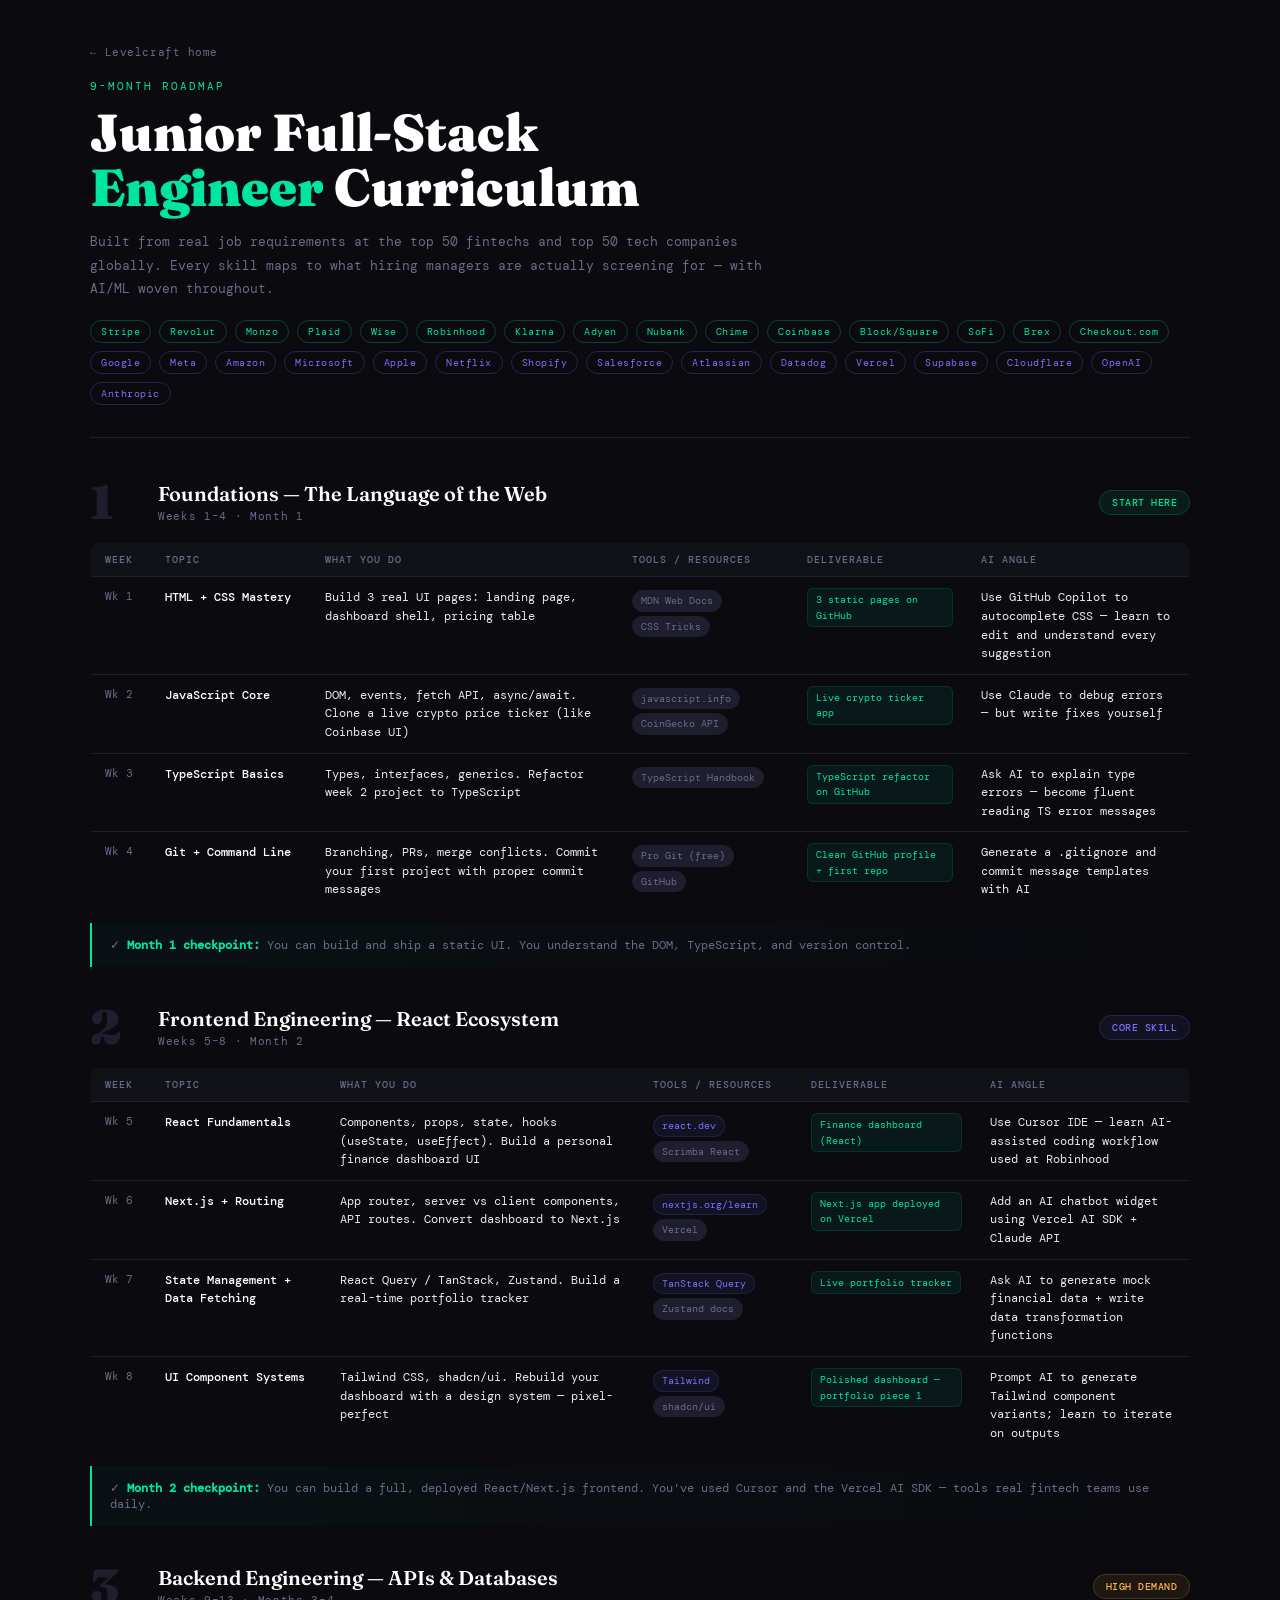
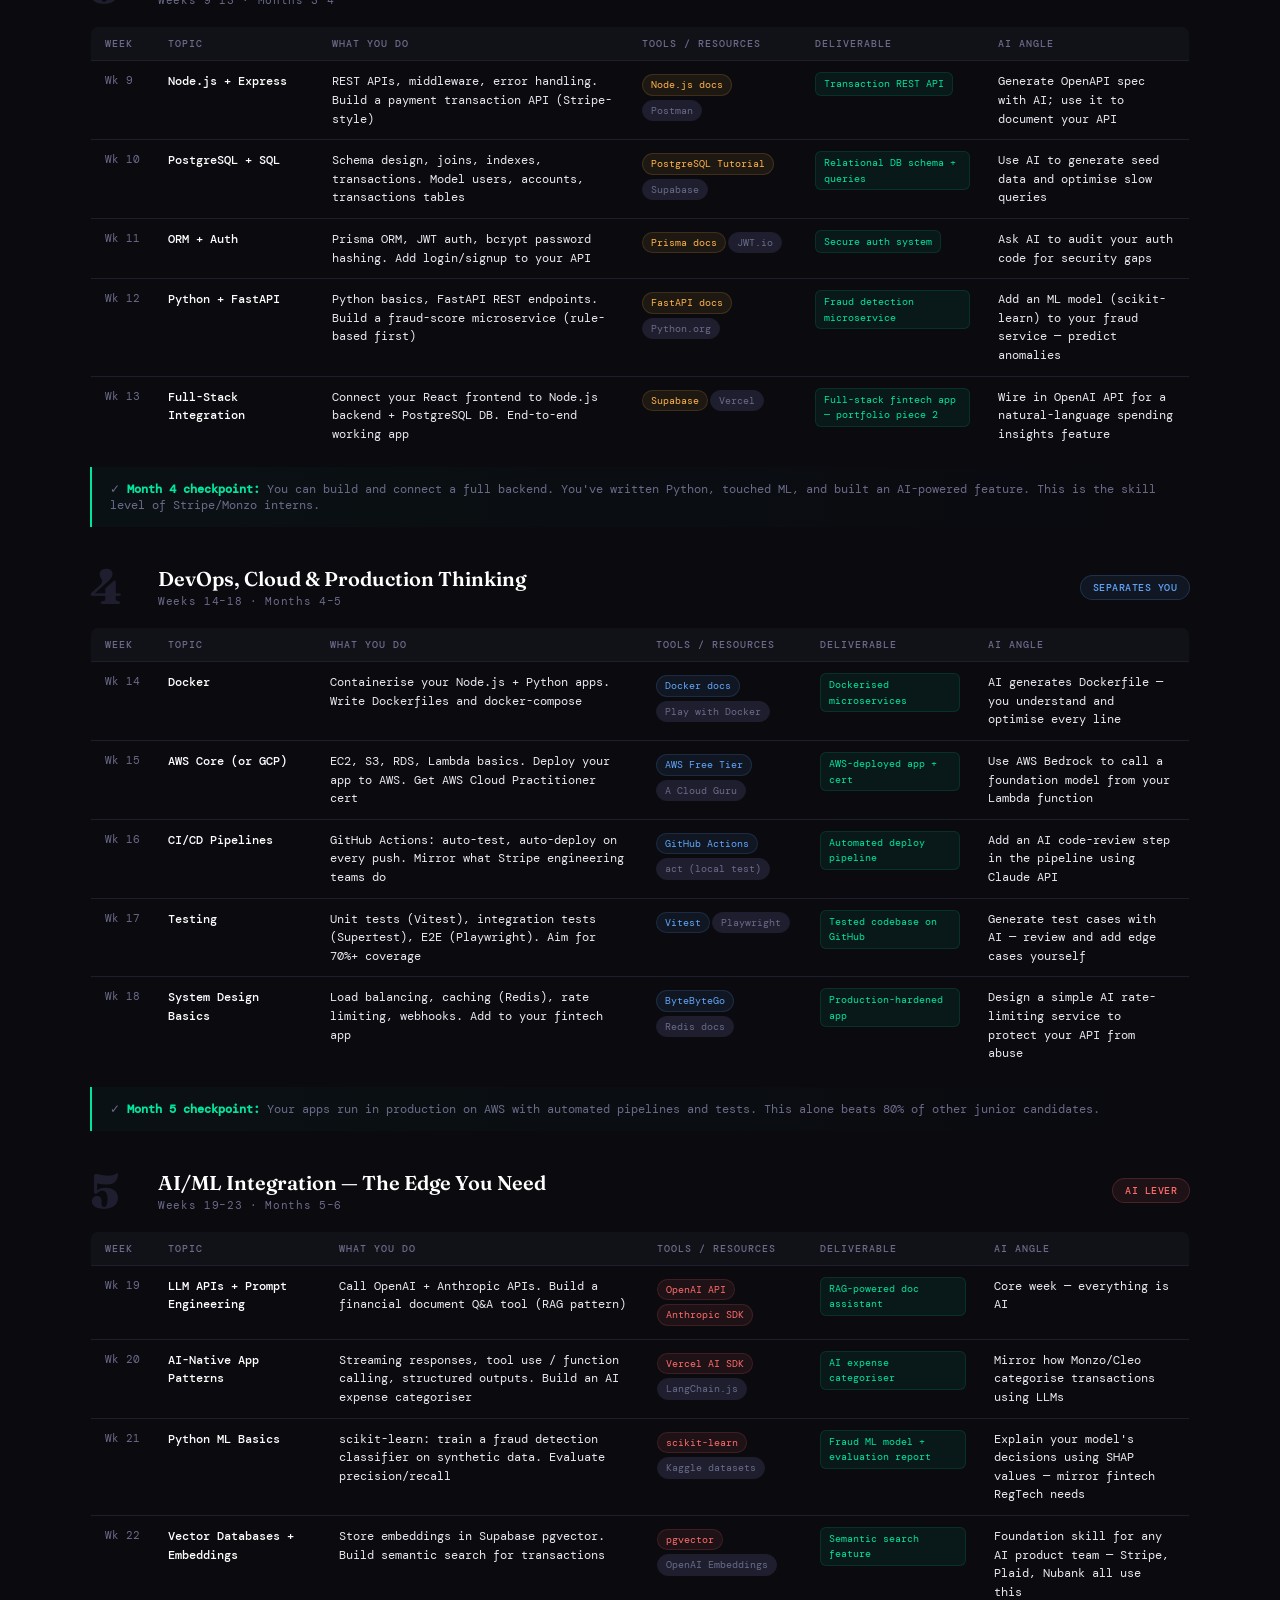
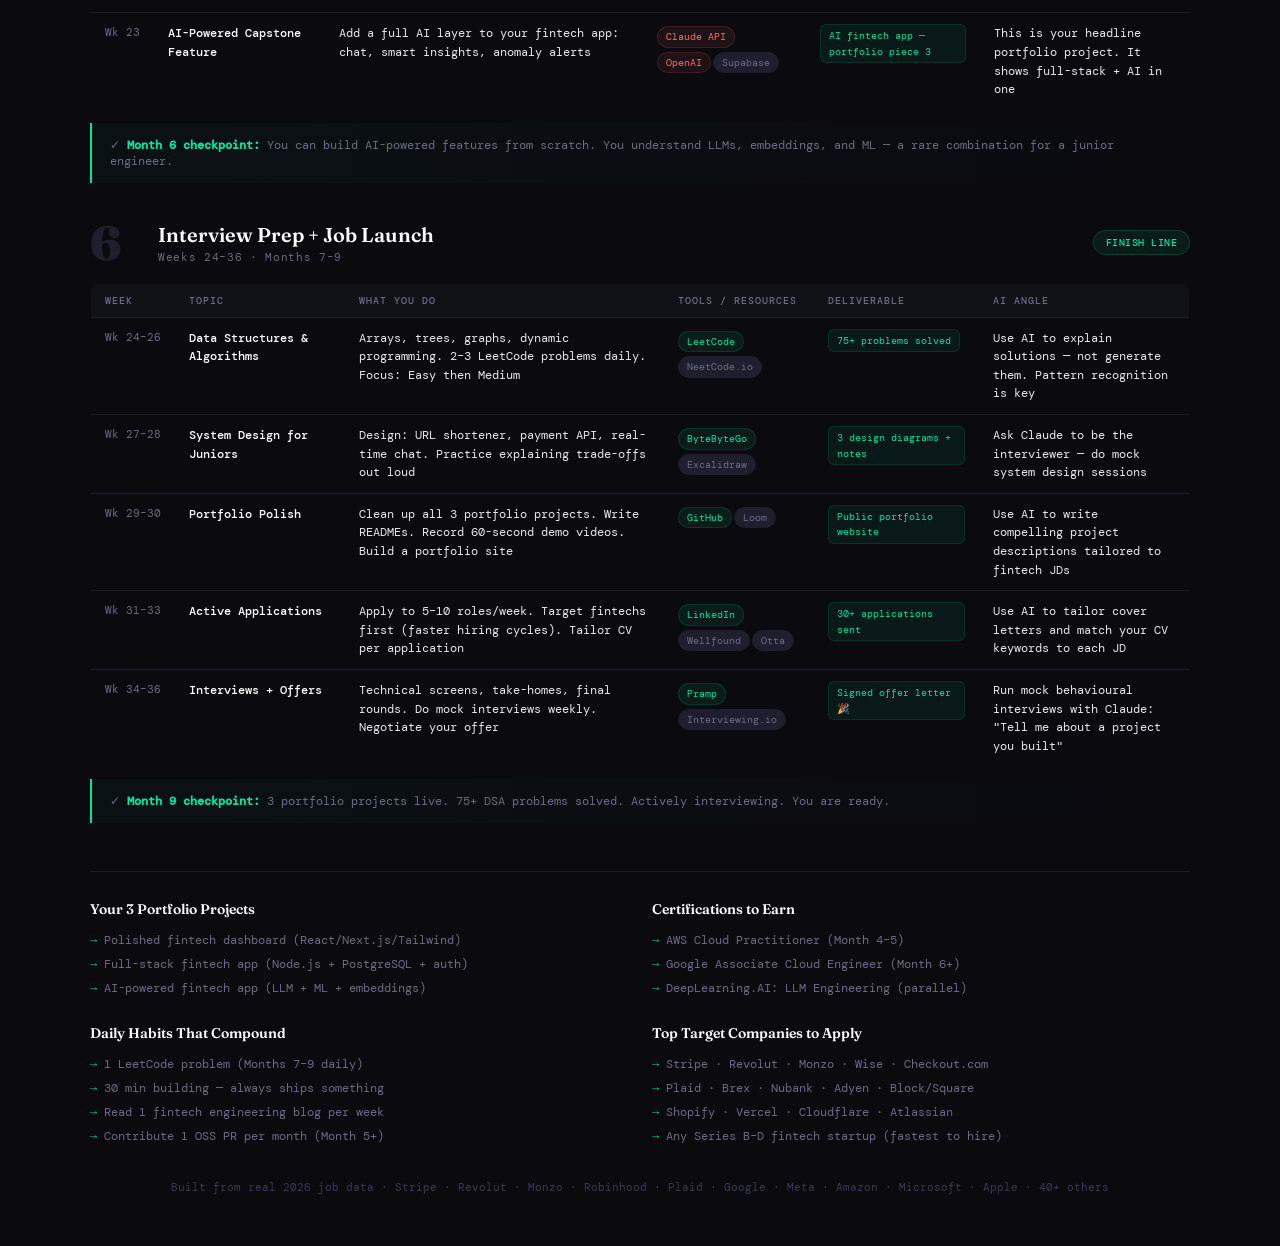
<file: routes/fullstack.html>
<!doctype html>
<html lang="en">
  <head>
    <meta charset="UTF-8" />
    <meta name="viewport" content="width=device-width, initial-scale=1.0" />
    <title>Junior Full-Stack Engineer: 9-Month Curriculum</title>
    <style>
      @import url("https://fonts.googleapis.com/css2?family=DM+Mono:wght@400;500&family=Fraunces:ital,wght@0,300;0,600;0,900;1,300&display=swap");

      :root {
        --bg: #0a0a0f;
        --surface: #111118;
        --border: #1e1e2e;
        --accent: #00e5a0;
        --accent2: #7c6fff;
        --accent3: #ff6b6b;
        --amber: #ffb347;
        --text: #e8e8f0;
        --muted: #6b6b8a;
        --card: #14141f;
      }

      * {
        box-sizing: border-box;
        margin: 0;
        padding: 0;
      }

      body {
        font-family: "DM Mono", monospace;
        background: var(--bg);
        color: var(--text);
        min-height: 100vh;
        padding: 40px 24px;
      }

      .page {
        max-width: 1100px;
        margin: 0 auto;
      }

      header {
        border-bottom: 1px solid var(--border);
        padding-bottom: 32px;
        margin-bottom: 40px;
      }

      .eyebrow {
        font-size: 11px;
        letter-spacing: 0.18em;
        color: var(--accent);
        text-transform: uppercase;
        margin-bottom: 12px;
      }

      h1 {
        font-family: "Fraunces", serif;
        font-size: clamp(28px, 5vw, 52px);
        font-weight: 900;
        line-height: 1.05;
        color: #fff;
        margin-bottom: 16px;
      }

      h1 span {
        color: var(--accent);
      }

      .subtitle {
        font-size: 13px;
        color: var(--muted);
        line-height: 1.8;
        max-width: 680px;
      }

      .target-orgs {
        display: flex;
        flex-wrap: wrap;
        gap: 8px;
        margin-top: 20px;
      }

      .org-pill {
        font-size: 10px;
        padding: 4px 10px;
        border-radius: 20px;
        border: 1px solid var(--border);
        color: var(--muted);
        letter-spacing: 0.05em;
      }

      .org-pill.fintech {
        border-color: #00e5a040;
        color: var(--accent);
      }
      .org-pill.bigtech {
        border-color: #7c6fff40;
        color: var(--accent2);
      }

      /* PHASE BLOCK */
      .phase {
        margin-bottom: 36px;
      }

      .phase-header {
        display: grid;
        grid-template-columns: auto 1fr auto;
        align-items: center;
        gap: 16px;
        margin-bottom: 16px;
      }

      .phase-num {
        font-family: "Fraunces", serif;
        font-size: 48px;
        font-weight: 900;
        line-height: 1;
        color: var(--border);
        min-width: 52px;
      }

      .phase-meta {
      }

      .phase-title {
        font-family: "Fraunces", serif;
        font-size: 20px;
        font-weight: 600;
        color: #fff;
        margin-bottom: 3px;
      }

      .phase-weeks {
        font-size: 11px;
        color: var(--muted);
        letter-spacing: 0.06em;
      }

      .phase-badge {
        font-size: 10px;
        padding: 5px 12px;
        border-radius: 20px;
        font-weight: 500;
        letter-spacing: 0.05em;
        white-space: nowrap;
      }

      .badge-green {
        background: #00e5a015;
        color: var(--accent);
        border: 1px solid #00e5a030;
      }
      .badge-purple {
        background: #7c6fff15;
        color: var(--accent2);
        border: 1px solid #7c6fff30;
      }
      .badge-red {
        background: #ff6b6b15;
        color: var(--accent3);
        border: 1px solid #ff6b6b30;
      }
      .badge-amber {
        background: #ffb34715;
        color: var(--amber);
        border: 1px solid #ffb34730;
      }
      .badge-blue {
        background: #60a5fa15;
        color: #60a5fa;
        border: 1px solid #60a5fa30;
      }

      /* TABLE */
      .curriculum-table {
        width: 100%;
        border-collapse: collapse;
        font-size: 12px;
        border: 1px solid var(--border);
        border-radius: 8px;
        overflow: hidden;
      }

      .curriculum-table thead tr {
        background: var(--surface);
      }

      .curriculum-table th {
        text-align: left;
        padding: 10px 14px;
        font-size: 10px;
        letter-spacing: 0.1em;
        color: var(--muted);
        text-transform: uppercase;
        border-bottom: 1px solid var(--border);
        font-weight: 500;
      }

      .curriculum-table tbody tr {
        border-bottom: 1px solid var(--border);
        transition: background 0.15s;
      }

      .curriculum-table tbody tr:last-child {
        border-bottom: none;
      }

      .curriculum-table tbody tr:hover {
        background: var(--card);
      }

      .curriculum-table td {
        padding: 11px 14px;
        vertical-align: top;
        line-height: 1.55;
      }

      .td-week {
        color: var(--muted);
        white-space: nowrap;
        font-size: 11px;
        min-width: 60px;
      }

      .td-topic {
        color: #fff;
        font-weight: 500;
        min-width: 160px;
      }

      .td-do {
        color: var(--text);
        min-width: 240px;
      }

      .td-tool {
        color: var(--muted);
        font-size: 11px;
        min-width: 120px;
      }

      .td-deliverable {
        min-width: 160px;
      }

      .td-ai {
        min-width: 140px;
      }

      .pill {
        display: inline-block;
        font-size: 10px;
        padding: 2px 8px;
        border-radius: 12px;
        margin: 2px 2px 2px 0;
        white-space: nowrap;
      }

      .pill-green {
        background: #00e5a015;
        color: var(--accent);
        border: 1px solid #00e5a025;
      }
      .pill-purple {
        background: #7c6fff15;
        color: var(--accent2);
        border: 1px solid #7c6fff25;
      }
      .pill-amber {
        background: #ffb34715;
        color: var(--amber);
        border: 1px solid #ffb34725;
      }
      .pill-red {
        background: #ff6b6b15;
        color: var(--accent3);
        border: 1px solid #ff6b6b25;
      }
      .pill-blue {
        background: #60a5fa15;
        color: #60a5fa;
        border: 1px solid #60a5fa25;
      }
      .pill-gray {
        background: #1e1e2e;
        color: var(--muted);
        border: 1px solid var(--border);
      }

      .deliverable-tag {
        font-size: 10px;
        color: var(--accent);
        background: #00e5a010;
        border: 1px solid #00e5a020;
        padding: 3px 8px;
        border-radius: 6px;
        display: inline-block;
      }

      /* MILESTONE BANNER */
      .milestone {
        margin: 12px 0 28px;
        padding: 14px 18px;
        background: linear-gradient(90deg, #00e5a008, transparent);
        border-left: 2px solid var(--accent);
        border-radius: 0 6px 6px 0;
        font-size: 12px;
        color: var(--muted);
      }

      .milestone strong {
        color: var(--accent);
      }

      /* FOOTER */
      footer {
        margin-top: 48px;
        padding-top: 28px;
        border-top: 1px solid var(--border);
        display: grid;
        grid-template-columns: 1fr 1fr;
        gap: 24px;
        font-size: 12px;
      }

      .footer-block h3 {
        font-family: "Fraunces", serif;
        font-size: 14px;
        font-weight: 600;
        color: #fff;
        margin-bottom: 10px;
      }

      .footer-block ul {
        list-style: none;
        color: var(--muted);
        line-height: 2;
      }

      .footer-block ul li::before {
        content: "→ ";
        color: var(--accent);
      }

      .legend {
        margin-top: 28px;
        display: flex;
        gap: 18px;
        flex-wrap: wrap;
        font-size: 11px;
        color: var(--muted);
      }

      .legend-item {
        display: flex;
        align-items: center;
        gap: 6px;
      }

      @media (max-width: 768px) {
        body {
          padding: 20px 12px;
        }
        .td-tool,
        .td-ai {
          display: none;
        }
        footer {
          grid-template-columns: 1fr;
        }
      }
      .back-home {
        display: inline-flex;
        align-items: center;
        gap: 6px;
        font-family: "DM Mono", monospace;
        font-size: 11px;
        color: var(--muted);
        text-decoration: none;
        margin-bottom: 20px;
        letter-spacing: 0.05em;
      }
      .back-home:hover {
        color: var(--accent);
      }
    </style>
  </head>
  <body>
    <div class="page">
      <a class="back-home" href="../index.html">&larr; Levelcraft home</a>

      <header>
        <p class="eyebrow">9-Month Roadmap</p>
        <h1>Junior Full-Stack<br /><span>Engineer</span> Curriculum</h1>
        <p class="subtitle">
          Built from real job requirements at the top 50 fintechs and top 50
          tech companies globally. Every skill maps to what hiring managers are
          actually screening for — with AI/ML woven throughout.
        </p>
        <div class="target-orgs">
          <span class="org-pill fintech">Stripe</span>
          <span class="org-pill fintech">Revolut</span>
          <span class="org-pill fintech">Monzo</span>
          <span class="org-pill fintech">Plaid</span>
          <span class="org-pill fintech">Wise</span>
          <span class="org-pill fintech">Robinhood</span>
          <span class="org-pill fintech">Klarna</span>
          <span class="org-pill fintech">Adyen</span>
          <span class="org-pill fintech">Nubank</span>
          <span class="org-pill fintech">Chime</span>
          <span class="org-pill fintech">Coinbase</span>
          <span class="org-pill fintech">Block/Square</span>
          <span class="org-pill fintech">SoFi</span>
          <span class="org-pill fintech">Brex</span>
          <span class="org-pill fintech">Checkout.com</span>
          <span class="org-pill bigtech">Google</span>
          <span class="org-pill bigtech">Meta</span>
          <span class="org-pill bigtech">Amazon</span>
          <span class="org-pill bigtech">Microsoft</span>
          <span class="org-pill bigtech">Apple</span>
          <span class="org-pill bigtech">Netflix</span>
          <span class="org-pill bigtech">Shopify</span>
          <span class="org-pill bigtech">Salesforce</span>
          <span class="org-pill bigtech">Atlassian</span>
          <span class="org-pill bigtech">Datadog</span>
          <span class="org-pill bigtech">Vercel</span>
          <span class="org-pill bigtech">Supabase</span>
          <span class="org-pill bigtech">Cloudflare</span>
          <span class="org-pill bigtech">OpenAI</span>
          <span class="org-pill bigtech">Anthropic</span>
        </div>
      </header>

      <!-- PHASE 1 -->
      <div class="phase">
        <div class="phase-header">
          <div class="phase-num">1</div>
          <div class="phase-meta">
            <div class="phase-title">Foundations — The Language of the Web</div>
            <div class="phase-weeks">Weeks 1–4 · Month 1</div>
          </div>
          <span class="phase-badge badge-green">START HERE</span>
        </div>
        <table class="curriculum-table">
          <thead>
            <tr>
              <th>Week</th>
              <th>Topic</th>
              <th>What You Do</th>
              <th>Tools / Resources</th>
              <th>Deliverable</th>
              <th>AI Angle</th>
            </tr>
          </thead>
          <tbody>
            <tr>
              <td class="td-week">Wk 1</td>
              <td class="td-topic">HTML + CSS Mastery</td>
              <td class="td-do">
                Build 3 real UI pages: landing page, dashboard shell, pricing
                table
              </td>
              <td class="td-tool">
                <span class="pill pill-gray">MDN Web Docs</span
                ><span class="pill pill-gray">CSS Tricks</span>
              </td>
              <td class="td-deliverable">
                <span class="deliverable-tag">3 static pages on GitHub</span>
              </td>
              <td class="td-ai">
                Use GitHub Copilot to autocomplete CSS — learn to edit and
                understand every suggestion
              </td>
            </tr>
            <tr>
              <td class="td-week">Wk 2</td>
              <td class="td-topic">JavaScript Core</td>
              <td class="td-do">
                DOM, events, fetch API, async/await. Clone a live crypto price
                ticker (like Coinbase UI)
              </td>
              <td class="td-tool">
                <span class="pill pill-gray">javascript.info</span
                ><span class="pill pill-gray">CoinGecko API</span>
              </td>
              <td class="td-deliverable">
                <span class="deliverable-tag">Live crypto ticker app</span>
              </td>
              <td class="td-ai">
                Use Claude to debug errors — but write fixes yourself
              </td>
            </tr>
            <tr>
              <td class="td-week">Wk 3</td>
              <td class="td-topic">TypeScript Basics</td>
              <td class="td-do">
                Types, interfaces, generics. Refactor week 2 project to
                TypeScript
              </td>
              <td class="td-tool">
                <span class="pill pill-gray">TypeScript Handbook</span>
              </td>
              <td class="td-deliverable">
                <span class="deliverable-tag"
                  >TypeScript refactor on GitHub</span
                >
              </td>
              <td class="td-ai">
                Ask AI to explain type errors — become fluent reading TS error
                messages
              </td>
            </tr>
            <tr>
              <td class="td-week">Wk 4</td>
              <td class="td-topic">Git + Command Line</td>
              <td class="td-do">
                Branching, PRs, merge conflicts. Commit your first project with
                proper commit messages
              </td>
              <td class="td-tool">
                <span class="pill pill-gray">Pro Git (free)</span
                ><span class="pill pill-gray">GitHub</span>
              </td>
              <td class="td-deliverable">
                <span class="deliverable-tag"
                  >Clean GitHub profile + first repo</span
                >
              </td>
              <td class="td-ai">
                Generate a .gitignore and commit message templates with AI
              </td>
            </tr>
          </tbody>
        </table>
        <div class="milestone">
          ✓ <strong>Month 1 checkpoint:</strong> You can build and ship a static
          UI. You understand the DOM, TypeScript, and version control.
        </div>
      </div>

      <!-- PHASE 2 -->
      <div class="phase">
        <div class="phase-header">
          <div class="phase-num">2</div>
          <div class="phase-meta">
            <div class="phase-title">
              Frontend Engineering — React Ecosystem
            </div>
            <div class="phase-weeks">Weeks 5–8 · Month 2</div>
          </div>
          <span class="phase-badge badge-purple">CORE SKILL</span>
        </div>
        <table class="curriculum-table">
          <thead>
            <tr>
              <th>Week</th>
              <th>Topic</th>
              <th>What You Do</th>
              <th>Tools / Resources</th>
              <th>Deliverable</th>
              <th>AI Angle</th>
            </tr>
          </thead>
          <tbody>
            <tr>
              <td class="td-week">Wk 5</td>
              <td class="td-topic">React Fundamentals</td>
              <td class="td-do">
                Components, props, state, hooks (useState, useEffect). Build a
                personal finance dashboard UI
              </td>
              <td class="td-tool">
                <span class="pill pill-purple">react.dev</span
                ><span class="pill pill-gray">Scrimba React</span>
              </td>
              <td class="td-deliverable">
                <span class="deliverable-tag">Finance dashboard (React)</span>
              </td>
              <td class="td-ai">
                Use Cursor IDE — learn AI-assisted coding workflow used at
                Robinhood
              </td>
            </tr>
            <tr>
              <td class="td-week">Wk 6</td>
              <td class="td-topic">Next.js + Routing</td>
              <td class="td-do">
                App router, server vs client components, API routes. Convert
                dashboard to Next.js
              </td>
              <td class="td-tool">
                <span class="pill pill-purple">nextjs.org/learn</span
                ><span class="pill pill-gray">Vercel</span>
              </td>
              <td class="td-deliverable">
                <span class="deliverable-tag"
                  >Next.js app deployed on Vercel</span
                >
              </td>
              <td class="td-ai">
                Add an AI chatbot widget using Vercel AI SDK + Claude API
              </td>
            </tr>
            <tr>
              <td class="td-week">Wk 7</td>
              <td class="td-topic">State Management + Data Fetching</td>
              <td class="td-do">
                React Query / TanStack, Zustand. Build a real-time portfolio
                tracker
              </td>
              <td class="td-tool">
                <span class="pill pill-purple">TanStack Query</span
                ><span class="pill pill-gray">Zustand docs</span>
              </td>
              <td class="td-deliverable">
                <span class="deliverable-tag">Live portfolio tracker</span>
              </td>
              <td class="td-ai">
                Ask AI to generate mock financial data + write data
                transformation functions
              </td>
            </tr>
            <tr>
              <td class="td-week">Wk 8</td>
              <td class="td-topic">UI Component Systems</td>
              <td class="td-do">
                Tailwind CSS, shadcn/ui. Rebuild your dashboard with a design
                system — pixel-perfect
              </td>
              <td class="td-tool">
                <span class="pill pill-purple">Tailwind</span
                ><span class="pill pill-gray">shadcn/ui</span>
              </td>
              <td class="td-deliverable">
                <span class="deliverable-tag"
                  >Polished dashboard — portfolio piece 1</span
                >
              </td>
              <td class="td-ai">
                Prompt AI to generate Tailwind component variants; learn to
                iterate on outputs
              </td>
            </tr>
          </tbody>
        </table>
        <div class="milestone">
          ✓ <strong>Month 2 checkpoint:</strong> You can build a full, deployed
          React/Next.js frontend. You've used Cursor and the Vercel AI SDK —
          tools real fintech teams use daily.
        </div>
      </div>

      <!-- PHASE 3 -->
      <div class="phase">
        <div class="phase-header">
          <div class="phase-num">3</div>
          <div class="phase-meta">
            <div class="phase-title">
              Backend Engineering — APIs & Databases
            </div>
            <div class="phase-weeks">Weeks 9–13 · Months 3–4</div>
          </div>
          <span class="phase-badge badge-amber">HIGH DEMAND</span>
        </div>
        <table class="curriculum-table">
          <thead>
            <tr>
              <th>Week</th>
              <th>Topic</th>
              <th>What You Do</th>
              <th>Tools / Resources</th>
              <th>Deliverable</th>
              <th>AI Angle</th>
            </tr>
          </thead>
          <tbody>
            <tr>
              <td class="td-week">Wk 9</td>
              <td class="td-topic">Node.js + Express</td>
              <td class="td-do">
                REST APIs, middleware, error handling. Build a payment
                transaction API (Stripe-style)
              </td>
              <td class="td-tool">
                <span class="pill pill-amber">Node.js docs</span
                ><span class="pill pill-gray">Postman</span>
              </td>
              <td class="td-deliverable">
                <span class="deliverable-tag">Transaction REST API</span>
              </td>
              <td class="td-ai">
                Generate OpenAPI spec with AI; use it to document your API
              </td>
            </tr>
            <tr>
              <td class="td-week">Wk 10</td>
              <td class="td-topic">PostgreSQL + SQL</td>
              <td class="td-do">
                Schema design, joins, indexes, transactions. Model users,
                accounts, transactions tables
              </td>
              <td class="td-tool">
                <span class="pill pill-amber">PostgreSQL Tutorial</span
                ><span class="pill pill-gray">Supabase</span>
              </td>
              <td class="td-deliverable">
                <span class="deliverable-tag"
                  >Relational DB schema + queries</span
                >
              </td>
              <td class="td-ai">
                Use AI to generate seed data and optimise slow queries
              </td>
            </tr>
            <tr>
              <td class="td-week">Wk 11</td>
              <td class="td-topic">ORM + Auth</td>
              <td class="td-do">
                Prisma ORM, JWT auth, bcrypt password hashing. Add login/signup
                to your API
              </td>
              <td class="td-tool">
                <span class="pill pill-amber">Prisma docs</span
                ><span class="pill pill-gray">JWT.io</span>
              </td>
              <td class="td-deliverable">
                <span class="deliverable-tag">Secure auth system</span>
              </td>
              <td class="td-ai">
                Ask AI to audit your auth code for security gaps
              </td>
            </tr>
            <tr>
              <td class="td-week">Wk 12</td>
              <td class="td-topic">Python + FastAPI</td>
              <td class="td-do">
                Python basics, FastAPI REST endpoints. Build a fraud-score
                microservice (rule-based first)
              </td>
              <td class="td-tool">
                <span class="pill pill-amber">FastAPI docs</span
                ><span class="pill pill-gray">Python.org</span>
              </td>
              <td class="td-deliverable">
                <span class="deliverable-tag"
                  >Fraud detection microservice</span
                >
              </td>
              <td class="td-ai">
                Add an ML model (scikit-learn) to your fraud service — predict
                anomalies
              </td>
            </tr>
            <tr>
              <td class="td-week">Wk 13</td>
              <td class="td-topic">Full-Stack Integration</td>
              <td class="td-do">
                Connect your React frontend to Node.js backend + PostgreSQL DB.
                End-to-end working app
              </td>
              <td class="td-tool">
                <span class="pill pill-amber">Supabase</span
                ><span class="pill pill-gray">Vercel</span>
              </td>
              <td class="td-deliverable">
                <span class="deliverable-tag"
                  >Full-stack fintech app — portfolio piece 2</span
                >
              </td>
              <td class="td-ai">
                Wire in OpenAI API for a natural-language spending insights
                feature
              </td>
            </tr>
          </tbody>
        </table>
        <div class="milestone">
          ✓ <strong>Month 4 checkpoint:</strong> You can build and connect a
          full backend. You've written Python, touched ML, and built an
          AI-powered feature. This is the skill level of Stripe/Monzo interns.
        </div>
      </div>

      <!-- PHASE 4 -->
      <div class="phase">
        <div class="phase-header">
          <div class="phase-num">4</div>
          <div class="phase-meta">
            <div class="phase-title">DevOps, Cloud & Production Thinking</div>
            <div class="phase-weeks">Weeks 14–18 · Months 4–5</div>
          </div>
          <span class="phase-badge badge-blue">SEPARATES YOU</span>
        </div>
        <table class="curriculum-table">
          <thead>
            <tr>
              <th>Week</th>
              <th>Topic</th>
              <th>What You Do</th>
              <th>Tools / Resources</th>
              <th>Deliverable</th>
              <th>AI Angle</th>
            </tr>
          </thead>
          <tbody>
            <tr>
              <td class="td-week">Wk 14</td>
              <td class="td-topic">Docker</td>
              <td class="td-do">
                Containerise your Node.js + Python apps. Write Dockerfiles and
                docker-compose
              </td>
              <td class="td-tool">
                <span class="pill pill-blue">Docker docs</span
                ><span class="pill pill-gray">Play with Docker</span>
              </td>
              <td class="td-deliverable">
                <span class="deliverable-tag">Dockerised microservices</span>
              </td>
              <td class="td-ai">
                AI generates Dockerfile — you understand and optimise every line
              </td>
            </tr>
            <tr>
              <td class="td-week">Wk 15</td>
              <td class="td-topic">AWS Core (or GCP)</td>
              <td class="td-do">
                EC2, S3, RDS, Lambda basics. Deploy your app to AWS. Get AWS
                Cloud Practitioner cert
              </td>
              <td class="td-tool">
                <span class="pill pill-blue">AWS Free Tier</span
                ><span class="pill pill-gray">A Cloud Guru</span>
              </td>
              <td class="td-deliverable">
                <span class="deliverable-tag">AWS-deployed app + cert</span>
              </td>
              <td class="td-ai">
                Use AWS Bedrock to call a foundation model from your Lambda
                function
              </td>
            </tr>
            <tr>
              <td class="td-week">Wk 16</td>
              <td class="td-topic">CI/CD Pipelines</td>
              <td class="td-do">
                GitHub Actions: auto-test, auto-deploy on every push. Mirror
                what Stripe engineering teams do
              </td>
              <td class="td-tool">
                <span class="pill pill-blue">GitHub Actions</span
                ><span class="pill pill-gray">act (local test)</span>
              </td>
              <td class="td-deliverable">
                <span class="deliverable-tag">Automated deploy pipeline</span>
              </td>
              <td class="td-ai">
                Add an AI code-review step in the pipeline using Claude API
              </td>
            </tr>
            <tr>
              <td class="td-week">Wk 17</td>
              <td class="td-topic">Testing</td>
              <td class="td-do">
                Unit tests (Vitest), integration tests (Supertest), E2E
                (Playwright). Aim for 70%+ coverage
              </td>
              <td class="td-tool">
                <span class="pill pill-blue">Vitest</span
                ><span class="pill pill-gray">Playwright</span>
              </td>
              <td class="td-deliverable">
                <span class="deliverable-tag">Tested codebase on GitHub</span>
              </td>
              <td class="td-ai">
                Generate test cases with AI — review and add edge cases yourself
              </td>
            </tr>
            <tr>
              <td class="td-week">Wk 18</td>
              <td class="td-topic">System Design Basics</td>
              <td class="td-do">
                Load balancing, caching (Redis), rate limiting, webhooks. Add to
                your fintech app
              </td>
              <td class="td-tool">
                <span class="pill pill-blue">ByteByteGo</span
                ><span class="pill pill-gray">Redis docs</span>
              </td>
              <td class="td-deliverable">
                <span class="deliverable-tag">Production-hardened app</span>
              </td>
              <td class="td-ai">
                Design a simple AI rate-limiting service to protect your API
                from abuse
              </td>
            </tr>
          </tbody>
        </table>
        <div class="milestone">
          ✓ <strong>Month 5 checkpoint:</strong> Your apps run in production on
          AWS with automated pipelines and tests. This alone beats 80% of other
          junior candidates.
        </div>
      </div>

      <!-- PHASE 5 -->
      <div class="phase">
        <div class="phase-header">
          <div class="phase-num">5</div>
          <div class="phase-meta">
            <div class="phase-title">AI/ML Integration — The Edge You Need</div>
            <div class="phase-weeks">Weeks 19–23 · Months 5–6</div>
          </div>
          <span class="phase-badge badge-red">AI LEVER</span>
        </div>
        <table class="curriculum-table">
          <thead>
            <tr>
              <th>Week</th>
              <th>Topic</th>
              <th>What You Do</th>
              <th>Tools / Resources</th>
              <th>Deliverable</th>
              <th>AI Angle</th>
            </tr>
          </thead>
          <tbody>
            <tr>
              <td class="td-week">Wk 19</td>
              <td class="td-topic">LLM APIs + Prompt Engineering</td>
              <td class="td-do">
                Call OpenAI + Anthropic APIs. Build a financial document Q&amp;A
                tool (RAG pattern)
              </td>
              <td class="td-tool">
                <span class="pill pill-red">OpenAI API</span
                ><span class="pill pill-red">Anthropic SDK</span>
              </td>
              <td class="td-deliverable">
                <span class="deliverable-tag">RAG-powered doc assistant</span>
              </td>
              <td class="td-ai">Core week — everything is AI</td>
            </tr>
            <tr>
              <td class="td-week">Wk 20</td>
              <td class="td-topic">AI-Native App Patterns</td>
              <td class="td-do">
                Streaming responses, tool use / function calling, structured
                outputs. Build an AI expense categoriser
              </td>
              <td class="td-tool">
                <span class="pill pill-red">Vercel AI SDK</span
                ><span class="pill pill-gray">LangChain.js</span>
              </td>
              <td class="td-deliverable">
                <span class="deliverable-tag">AI expense categoriser</span>
              </td>
              <td class="td-ai">
                Mirror how Monzo/Cleo categorise transactions using LLMs
              </td>
            </tr>
            <tr>
              <td class="td-week">Wk 21</td>
              <td class="td-topic">Python ML Basics</td>
              <td class="td-do">
                scikit-learn: train a fraud detection classifier on synthetic
                data. Evaluate precision/recall
              </td>
              <td class="td-tool">
                <span class="pill pill-red">scikit-learn</span
                ><span class="pill pill-gray">Kaggle datasets</span>
              </td>
              <td class="td-deliverable">
                <span class="deliverable-tag"
                  >Fraud ML model + evaluation report</span
                >
              </td>
              <td class="td-ai">
                Explain your model's decisions using SHAP values — mirror
                fintech RegTech needs
              </td>
            </tr>
            <tr>
              <td class="td-week">Wk 22</td>
              <td class="td-topic">Vector Databases + Embeddings</td>
              <td class="td-do">
                Store embeddings in Supabase pgvector. Build semantic search for
                transactions
              </td>
              <td class="td-tool">
                <span class="pill pill-red">pgvector</span
                ><span class="pill pill-gray">OpenAI Embeddings</span>
              </td>
              <td class="td-deliverable">
                <span class="deliverable-tag">Semantic search feature</span>
              </td>
              <td class="td-ai">
                Foundation skill for any AI product team — Stripe, Plaid, Nubank
                all use this
              </td>
            </tr>
            <tr>
              <td class="td-week">Wk 23</td>
              <td class="td-topic">AI-Powered Capstone Feature</td>
              <td class="td-do">
                Add a full AI layer to your fintech app: chat, smart insights,
                anomaly alerts
              </td>
              <td class="td-tool">
                <span class="pill pill-red">Claude API</span
                ><span class="pill pill-red">OpenAI</span
                ><span class="pill pill-gray">Supabase</span>
              </td>
              <td class="td-deliverable">
                <span class="deliverable-tag"
                  >AI fintech app — portfolio piece 3</span
                >
              </td>
              <td class="td-ai">
                This is your headline portfolio project. It shows full-stack +
                AI in one
              </td>
            </tr>
          </tbody>
        </table>
        <div class="milestone">
          ✓ <strong>Month 6 checkpoint:</strong> You can build AI-powered
          features from scratch. You understand LLMs, embeddings, and ML — a
          rare combination for a junior engineer.
        </div>
      </div>

      <!-- PHASE 6 -->
      <div class="phase">
        <div class="phase-header">
          <div class="phase-num">6</div>
          <div class="phase-meta">
            <div class="phase-title">Interview Prep + Job Launch</div>
            <div class="phase-weeks">Weeks 24–36 · Months 7–9</div>
          </div>
          <span class="phase-badge badge-green">FINISH LINE</span>
        </div>
        <table class="curriculum-table">
          <thead>
            <tr>
              <th>Week</th>
              <th>Topic</th>
              <th>What You Do</th>
              <th>Tools / Resources</th>
              <th>Deliverable</th>
              <th>AI Angle</th>
            </tr>
          </thead>
          <tbody>
            <tr>
              <td class="td-week">Wk 24–26</td>
              <td class="td-topic">Data Structures & Algorithms</td>
              <td class="td-do">
                Arrays, trees, graphs, dynamic programming. 2–3 LeetCode
                problems daily. Focus: Easy then Medium
              </td>
              <td class="td-tool">
                <span class="pill pill-green">LeetCode</span
                ><span class="pill pill-gray">NeetCode.io</span>
              </td>
              <td class="td-deliverable">
                <span class="deliverable-tag">75+ problems solved</span>
              </td>
              <td class="td-ai">
                Use AI to explain solutions — not generate them. Pattern
                recognition is key
              </td>
            </tr>
            <tr>
              <td class="td-week">Wk 27–28</td>
              <td class="td-topic">System Design for Juniors</td>
              <td class="td-do">
                Design: URL shortener, payment API, real-time chat. Practice
                explaining trade-offs out loud
              </td>
              <td class="td-tool">
                <span class="pill pill-green">ByteByteGo</span
                ><span class="pill pill-gray">Excalidraw</span>
              </td>
              <td class="td-deliverable">
                <span class="deliverable-tag">3 design diagrams + notes</span>
              </td>
              <td class="td-ai">
                Ask Claude to be the interviewer — do mock system design
                sessions
              </td>
            </tr>
            <tr>
              <td class="td-week">Wk 29–30</td>
              <td class="td-topic">Portfolio Polish</td>
              <td class="td-do">
                Clean up all 3 portfolio projects. Write READMEs. Record
                60-second demo videos. Build a portfolio site
              </td>
              <td class="td-tool">
                <span class="pill pill-green">GitHub</span
                ><span class="pill pill-gray">Loom</span>
              </td>
              <td class="td-deliverable">
                <span class="deliverable-tag">Public portfolio website</span>
              </td>
              <td class="td-ai">
                Use AI to write compelling project descriptions tailored to
                fintech JDs
              </td>
            </tr>
            <tr>
              <td class="td-week">Wk 31–33</td>
              <td class="td-topic">Active Applications</td>
              <td class="td-do">
                Apply to 5–10 roles/week. Target fintechs first (faster hiring
                cycles). Tailor CV per application
              </td>
              <td class="td-tool">
                <span class="pill pill-green">LinkedIn</span
                ><span class="pill pill-gray">Wellfound</span
                ><span class="pill pill-gray">Otta</span>
              </td>
              <td class="td-deliverable">
                <span class="deliverable-tag">30+ applications sent</span>
              </td>
              <td class="td-ai">
                Use AI to tailor cover letters and match your CV keywords to
                each JD
              </td>
            </tr>
            <tr>
              <td class="td-week">Wk 34–36</td>
              <td class="td-topic">Interviews + Offers</td>
              <td class="td-do">
                Technical screens, take-homes, final rounds. Do mock interviews
                weekly. Negotiate your offer
              </td>
              <td class="td-tool">
                <span class="pill pill-green">Pramp</span
                ><span class="pill pill-gray">Interviewing.io</span>
              </td>
              <td class="td-deliverable">
                <span class="deliverable-tag">Signed offer letter 🎉</span>
              </td>
              <td class="td-ai">
                Run mock behavioural interviews with Claude: "Tell me about a
                project you built"
              </td>
            </tr>
          </tbody>
        </table>
        <div class="milestone">
          ✓ <strong>Month 9 checkpoint:</strong> 3 portfolio projects live. 75+
          DSA problems solved. Actively interviewing. You are ready.
        </div>
      </div>

      <!-- FOOTER -->
      <footer>
        <div class="footer-block">
          <h3>Your 3 Portfolio Projects</h3>
          <ul>
            <li>Polished fintech dashboard (React/Next.js/Tailwind)</li>
            <li>Full-stack fintech app (Node.js + PostgreSQL + auth)</li>
            <li>AI-powered fintech app (LLM + ML + embeddings)</li>
          </ul>
        </div>
        <div class="footer-block">
          <h3>Certifications to Earn</h3>
          <ul>
            <li>AWS Cloud Practitioner (Month 4–5)</li>
            <li>Google Associate Cloud Engineer (Month 6+)</li>
            <li>DeepLearning.AI: LLM Engineering (parallel)</li>
          </ul>
        </div>
        <div class="footer-block">
          <h3>Daily Habits That Compound</h3>
          <ul>
            <li>1 LeetCode problem (Months 7–9 daily)</li>
            <li>30 min building — always ships something</li>
            <li>Read 1 fintech engineering blog per week</li>
            <li>Contribute 1 OSS PR per month (Month 5+)</li>
          </ul>
        </div>
        <div class="footer-block">
          <h3>Top Target Companies to Apply</h3>
          <ul>
            <li>Stripe · Revolut · Monzo · Wise · Checkout.com</li>
            <li>Plaid · Brex · Nubank · Adyen · Block/Square</li>
            <li>Shopify · Vercel · Cloudflare · Atlassian</li>
            <li>Any Series B–D fintech startup (fastest to hire)</li>
          </ul>
        </div>
      </footer>

      <div
        style="
          margin-top: 32px;
          font-size: 11px;
          color: #3a3a5a;
          text-align: center;
          padding-bottom: 12px;
        "
      >
        Built from real 2026 job data · Stripe · Revolut · Monzo · Robinhood ·
        Plaid · Google · Meta · Amazon · Microsoft · Apple · 40+ others
      </div>
    </div>
  </body>
</html>
</file>
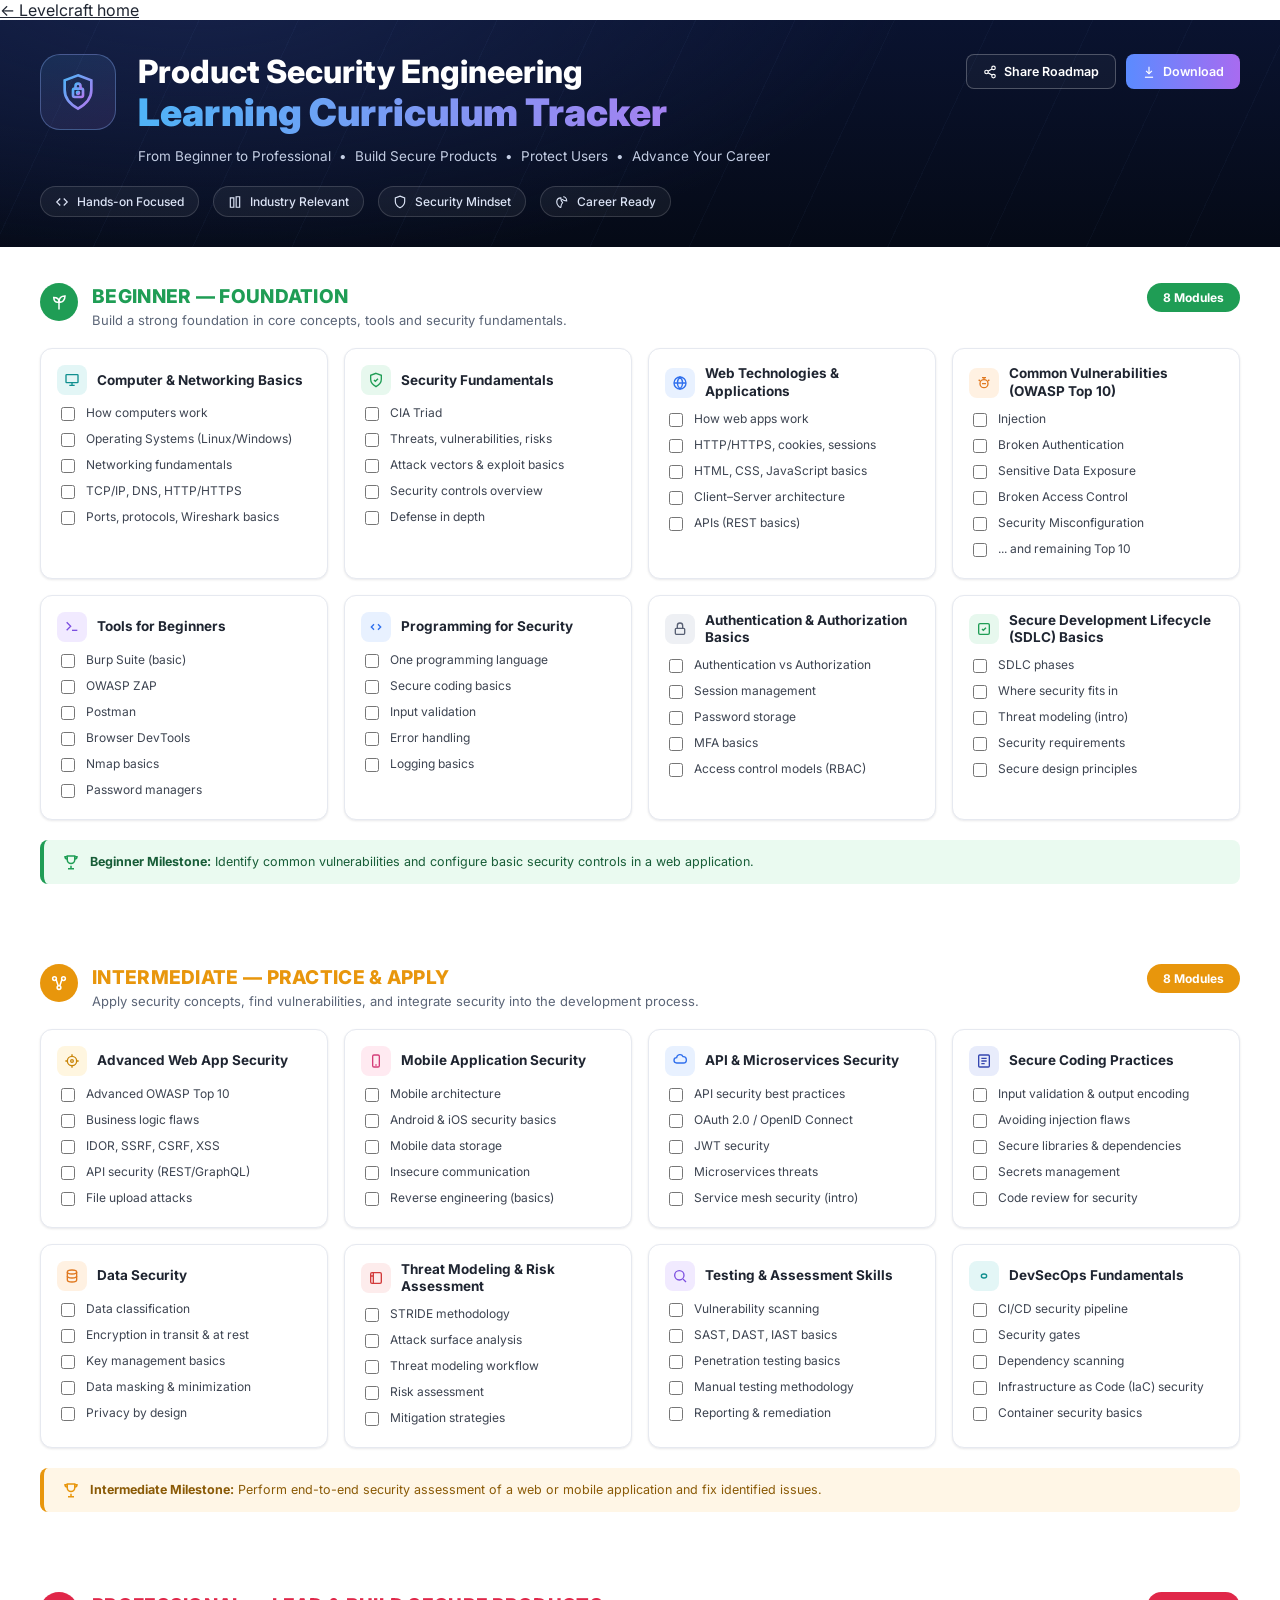
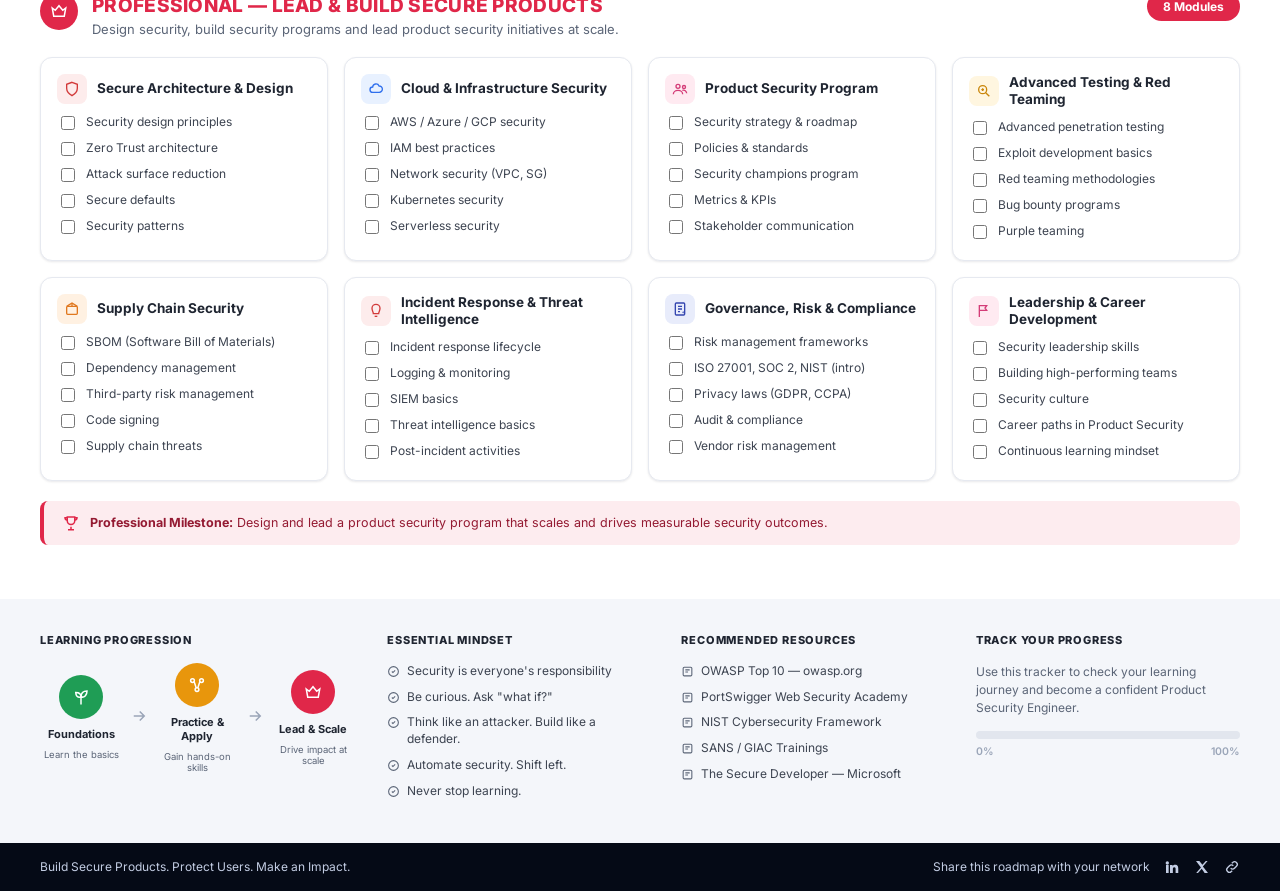
<file: routes/prodsec.html>
<!DOCTYPE html>
<html lang="en">
<head>
<meta charset="UTF-8" />
<meta name="viewport" content="width=device-width, initial-scale=1.0" />
<title>Product Security Engineering — Learning Curriculum Tracker</title>
<style>
  @import url('https://fonts.googleapis.com/css2?family=Inter:wght@400;500;600;700;800;900&display=swap');

  :root{
    --navy-1:#050a16;
    --navy-2:#0a1330;
    --white:#ffffff;
    --gray-100:#f4f6fa;
    --gray-200:#e8ecf3;
    --gray-400:#9aa5b8;
    --gray-600:#5b6577;
    --gray-800:#1f2531;

    --beginner:#1f9d55;
    --beginner-bg:#eafaf0;
    --beginner-border:#bfe8cf;

    --inter:#e8960c;
    --inter-bg:#fff6e6;
    --inter-border:#f6ddad;

    --pro:#e02749;
    --pro-bg:#fdecef;
    --pro-border:#f6c6ce;

    --grad-start:#4fb3f7;
    --grad-end:#b478f0;

    --card-border:#e6e9f0;
    --shadow: 0 1px 3px rgba(15,23,42,0.06), 0 1px 2px rgba(15,23,42,0.04);
  }

  *{ box-sizing:border-box; }
  html,body{ margin:0; padding:0; }
  body{
    font-family:'Inter',system-ui,sans-serif;
    background:var(--white);
    color:var(--gray-800);
    -webkit-font-smoothing:antialiased;
  }
  a{ color:inherit; }
  ul{ margin:0; padding:0; list-style:none; }

  /* ---------- HEADER ---------- */
  .hero{
    position:relative;
    background:radial-gradient(1200px 500px at 15% -20%, #16224a 0%, transparent 60%),
               linear-gradient(180deg, var(--navy-2) 0%, var(--navy-1) 100%);
    color:var(--white);
    padding:34px 40px 30px;
    overflow:hidden;
  }
  .hero-lines{
    position:absolute; inset:0; opacity:.25; pointer-events:none;
    background-image:
      repeating-linear-gradient(115deg, rgba(120,170,255,0.14) 0px, rgba(120,170,255,0.14) 1px, transparent 1px, transparent 90px);
  }
  .hero-top{
    display:flex; justify-content:space-between; align-items:flex-start; gap:20px; flex-wrap:wrap;
    position:relative; z-index:1;
  }
  .hero-left{ display:flex; gap:22px; align-items:flex-start; }
  .hero-shield{
    flex-shrink:0; width:76px; height:76px; border-radius:20px;
    display:flex; align-items:center; justify-content:center;
    background:linear-gradient(160deg, rgba(79,179,247,0.12), rgba(180,120,240,0.12));
    border:1px solid rgba(140,180,255,0.35);
  }
  .hero-title h1{
    margin:0; font-size:32px; font-weight:800; line-height:1.15; color:var(--white);
  }
  .hero-title h1.gradient{
    margin:0; font-size:38px; font-weight:900; line-height:1.15;
    background:linear-gradient(90deg,var(--grad-start),var(--grad-end));
    -webkit-background-clip:text; background-clip:text; color:transparent;
  }
  .hero-sub{ margin:14px 0 0; font-size:13.5px; color:#c3cde3; }
  .hero-actions{ display:flex; gap:10px; flex-shrink:0; }
  .btn{
    display:inline-flex; align-items:center; gap:7px; font-size:12.5px; font-weight:600;
    padding:9px 16px; border-radius:8px; cursor:pointer; white-space:nowrap; border:1px solid transparent;
    font-family:inherit;
  }
  .btn-outline{ background:rgba(255,255,255,0.04); border-color:rgba(255,255,255,0.25); color:var(--white); }
  .btn-outline:hover{ background:rgba(255,255,255,0.1); }
  .btn-fill{ background:linear-gradient(90deg,#5b8bff,#a86bf0); color:var(--white); border:none; }
  .btn-fill:hover{ filter:brightness(1.08); }

  .badge-row{
    display:flex; gap:14px; flex-wrap:wrap; margin-top:22px; position:relative; z-index:1;
  }
  .badge-pill{
    display:flex; align-items:center; gap:8px; font-size:12px; font-weight:500; color:#dbe3f5;
    background:rgba(255,255,255,0.05); border:1px solid rgba(255,255,255,0.15);
    padding:7px 14px; border-radius:20px;
  }
  .badge-pill svg{ flex-shrink:0; }

  /* ---------- SECTIONS ---------- */
  .section{ padding:36px 40px 8px; max-width:1280px; margin:0 auto; }
  .section-header{ display:flex; align-items:flex-start; justify-content:space-between; gap:16px; margin-bottom:20px; flex-wrap:wrap; }
  .section-head-left{ display:flex; gap:14px; align-items:flex-start; }
  .section-icon{
    flex-shrink:0; width:38px; height:38px; border-radius:50%;
    display:flex; align-items:center; justify-content:center; color:#fff;
  }
  .section-title{ font-size:19px; font-weight:800; letter-spacing:0.3px; margin:2px 0 4px; text-transform:uppercase; }
  .section-desc{ font-size:13px; color:var(--gray-600); margin:0; }
  .module-badge{
    flex-shrink:0; color:#fff; font-size:12px; font-weight:700; padding:7px 16px; border-radius:20px; white-space:nowrap;
  }

  .card-grid{
    display:grid; grid-template-columns:repeat(4, 1fr); gap:16px; margin-bottom:20px;
  }
  .card{
    background:var(--white); border:1px solid var(--card-border); border-radius:12px; padding:16px 16px 18px;
    box-shadow:var(--shadow);
  }
  .card-head{ display:flex; align-items:center; gap:10px; margin-bottom:10px; }
  .card-icon{ flex-shrink:0; width:30px; height:30px; border-radius:8px; display:flex; align-items:center; justify-content:center; }
  .card-title{ font-size:13.5px; font-weight:700; line-height:1.3; color:var(--gray-800); }
  .checklist li{ display:flex; align-items:flex-start; gap:8px; font-size:12px; color:#3d4451; margin-bottom:7px; line-height:1.4; }
  .checklist li:last-child{ margin-bottom:0; }
  .checklist input[type="checkbox"]{ margin-top:2px; width:14px; height:14px; flex-shrink:0; cursor:pointer; }
  .checklist label{ cursor:pointer; }
  .checklist input:checked + label{ color:var(--gray-400); text-decoration:line-through; }

  .milestone{
    display:flex; align-items:center; gap:10px; padding:13px 18px; border-radius:8px; font-size:12.5px;
    margin-bottom:36px; border-left:4px solid;
  }
  .milestone svg{ flex-shrink:0; }
  .milestone strong{ font-weight:700; }

  /* section theme helpers */
  .theme-beginner .section-icon{ background:var(--beginner); }
  .theme-beginner .section-title{ color:var(--beginner); }
  .theme-beginner .module-badge{ background:var(--beginner); }
  .theme-beginner .milestone{ background:var(--beginner-bg); border-color:var(--beginner); color:#175c37; }
  .theme-beginner .checklist input[type="checkbox"]{ accent-color:var(--beginner); }

  .theme-inter .section-icon{ background:var(--inter); }
  .theme-inter .section-title{ color:var(--inter); }
  .theme-inter .module-badge{ background:var(--inter); }
  .theme-inter .milestone{ background:var(--inter-bg); border-color:var(--inter); color:#8a5a06; }
  .theme-inter .checklist input[type="checkbox"]{ accent-color:var(--inter); }

  .theme-pro .section-icon{ background:var(--pro); }
  .theme-pro .section-title{ color:var(--pro); }
  .theme-pro .module-badge{ background:var(--pro); }
  .theme-pro .milestone{ background:var(--pro-bg); border-color:var(--pro); color:#941a32; }
  .theme-pro .checklist input[type="checkbox"]{ accent-color:var(--pro); }

  /* varied card icon colors for visual rhythm, independent of section theme */
  .ic-teal{ background:#e3f6f6; color:#0f8f8f; }
  .ic-green{ background:#e7f8ee; color:#1f9d55; }
  .ic-blue{ background:#e8f1ff; color:#2f6fed; }
  .ic-orange{ background:#fff1e2; color:#e0781f; }
  .ic-purple{ background:#f1eaff; color:#7c4fe0; }
  .ic-gray{ background:#eef0f4; color:#586074; }
  .ic-red{ background:#fdecec; color:#d23a3a; }
  .ic-amber{ background:#fff6e0; color:#c9860a; }
  .ic-pink{ background:#ffeaf1; color:#d43d78; }
  .ic-navy{ background:#e8ecfb; color:#3446b0; }

  /* ---------- FOOTER GRID ---------- */
  .footer-grid{
    background:var(--gray-100); padding:34px 40px; margin-top:10px;
    display:grid; grid-template-columns:1.2fr 1fr 1fr 1fr; gap:30px;
  }
  .footer-col h4{
    font-size:11px; font-weight:800; letter-spacing:0.8px; color:var(--gray-800); margin:0 0 16px;
  }
  .progression{ display:flex; align-items:center; gap:8px; }
  .prog-step{ display:flex; flex-direction:column; align-items:center; gap:8px; width:82px; text-align:center; }
  .prog-circle{ width:44px; height:44px; border-radius:50%; display:flex; align-items:center; justify-content:center; color:#fff; }
  .prog-label{ font-size:11px; font-weight:700; color:var(--gray-800); }
  .prog-sub{ font-size:9.5px; color:var(--gray-600); }
  .prog-arrow{ color:var(--gray-400); flex-shrink:0; }

  .footer-list li{ display:flex; align-items:flex-start; gap:7px; font-size:12px; color:#3d4451; margin-bottom:9px; line-height:1.4; }
  .footer-list li svg{ flex-shrink:0; margin-top:2px; color:var(--gray-600); }

  .track-progress p{ font-size:12px; color:var(--gray-600); margin:0 0 14px; line-height:1.5; }
  .progress-track{ height:8px; border-radius:6px; background:#e2e6ee; overflow:hidden; margin-bottom:6px; }
  .progress-fill{ height:100%; background:linear-gradient(90deg,#1f9d55,#4fb3a0); width:0%; transition:width .3s ease; border-radius:6px; }
  .progress-labels{ display:flex; justify-content:space-between; font-size:10.5px; color:var(--gray-400); font-weight:600; }

  /* ---------- BOTTOM BAR ---------- */
  .bottom-bar{
    background:var(--navy-1); color:#c3cde3; padding:16px 40px;
    display:flex; justify-content:space-between; align-items:center; flex-wrap:wrap; gap:10px; font-size:12px;
  }
  .bottom-bar .socials{ display:flex; align-items:center; gap:14px; }
  .bottom-bar .socials a{ display:flex; color:#c3cde3; }
  .bottom-bar .socials a:hover{ color:#fff; }

  @media (max-width: 1100px){
    .card-grid{ grid-template-columns:repeat(2,1fr); }
    .footer-grid{ grid-template-columns:1fr 1fr; }
  }
  @media (max-width: 620px){
    .card-grid{ grid-template-columns:1fr; }
    .footer-grid{ grid-template-columns:1fr; }
    .hero{ padding:26px 20px; }
    .section{ padding:30px 20px 8px; }
    .footer-grid{ padding:28px 20px; }
    .bottom-bar{ padding:14px 20px; flex-direction:column; align-items:flex-start; }
    .hero-title h1, .hero-title h1.gradient{ font-size:26px; }
  }
</style>
</head>
<body>

<!-- ================= HEADER ================= -->
<a class="back-home" href="../index.html">&larr; Levelcraft home</a>
<header class="hero">
  <div class="hero-lines"></div>
  <div class="hero-top">
    <div class="hero-left">
      <div class="hero-shield">
        <svg width="40" height="40" viewBox="0 0 24 24" fill="none" stroke="url(#shieldGrad)" stroke-width="1.6">
          <defs><linearGradient id="shieldGrad" x1="0" y1="0" x2="1" y2="1"><stop offset="0%" stop-color="#4fb3f7"/><stop offset="100%" stop-color="#b478f0"/></linearGradient></defs>
          <path d="M12 2l8 3v6c0 5-3.5 8.5-8 11-4.5-2.5-8-6-8-11V5l8-3z"/>
          <rect x="9" y="10" width="6" height="5" rx="1"/>
          <path d="M10.5 10V8.5a1.5 1.5 0 013 0V10"/>
          <circle cx="12" cy="12.5" r="0.6" fill="#b478f0"/>
        </svg>
      </div>
      <div class="hero-title">
        <h1>Product Security Engineering</h1>
        <h1 class="gradient">Learning Curriculum Tracker</h1>
        <p class="hero-sub">From Beginner to Professional &nbsp;•&nbsp; Build Secure Products &nbsp;•&nbsp; Protect Users &nbsp;•&nbsp; Advance Your Career</p>
      </div>
    </div>
    <div class="hero-actions">
      <button class="btn btn-outline" id="shareBtn">
        <svg width="14" height="14" viewBox="0 0 24 24" fill="none" stroke="currentColor" stroke-width="2"><circle cx="18" cy="5" r="3"/><circle cx="6" cy="12" r="3"/><circle cx="18" cy="19" r="3"/><path d="M8.6 10.6l6.8-3.8M8.6 13.4l6.8 3.8"/></svg>
        Share Roadmap
      </button>
      <button class="btn btn-fill" id="downloadBtn">
        <svg width="14" height="14" viewBox="0 0 24 24" fill="none" stroke="currentColor" stroke-width="2"><path d="M12 3v12"/><path d="M7 10l5 5 5-5"/><path d="M5 21h14"/></svg>
        Download
      </button>
    </div>
  </div>

  <div class="badge-row">
    <span class="badge-pill"><svg width="14" height="14" viewBox="0 0 24 24" fill="none" stroke="currentColor" stroke-width="2"><path d="M9 18l-6-6 6-6"/><path d="M15 6l6 6-6 6"/></svg> Hands-on Focused</span>
    <span class="badge-pill"><svg width="14" height="14" viewBox="0 0 24 24" fill="none" stroke="currentColor" stroke-width="2"><path d="M4 5h6v16H4z"/><path d="M14 3h6v18h-6z"/></svg> Industry Relevant</span>
    <span class="badge-pill"><svg width="14" height="14" viewBox="0 0 24 24" fill="none" stroke="currentColor" stroke-width="2"><path d="M12 2l8 3v6c0 5-3.5 8.5-8 11-4.5-2.5-8-6-8-11V5l8-3z"/></svg> Security Mindset</span>
    <span class="badge-pill"><svg width="14" height="14" viewBox="0 0 24 24" fill="none" stroke="currentColor" stroke-width="2"><path d="M14 3c3 0 6 3 6 7-3 0-6-1-8-3M10 21c0-3 1-6 3-8-2-2-3-5-3-8-4 0-7 3-7 7 0 3 1 5 3 7 2 2 4 3 4 2z"/></svg> Career Ready</span>
  </div>
</header>

<!-- ================= BEGINNER ================= -->
<section class="section theme-beginner">
  <div class="section-header">
    <div class="section-head-left">
      <div class="section-icon">
        <svg width="18" height="18" viewBox="0 0 24 24" fill="none" stroke="#fff" stroke-width="2"><path d="M12 22V12"/><path d="M12 12C12 8 9 6 5 6c0 4 2 7 7 6z"/><path d="M12 12c0-5 3-8 8-8 0 5-3 9-8 8z"/></svg>
      </div>
      <div>
        <div class="section-title">Beginner — Foundation</div>
        <p class="section-desc">Build a strong foundation in core concepts, tools and security fundamentals.</p>
      </div>
    </div>
    <span class="module-badge">8 Modules</span>
  </div>

  <div class="card-grid">
    <div class="card">
      <div class="card-head"><span class="card-icon ic-teal"><svg width="16" height="16" viewBox="0 0 24 24" fill="none" stroke="currentColor" stroke-width="2"><rect x="3" y="4" width="18" height="12" rx="1"/><path d="M8 20h8M12 16v4"/></svg></span><span class="card-title">Computer &amp; Networking Basics</span></div>
      <ul class="checklist">
        <li><input type="checkbox" id="b1-1"><label for="b1-1">How computers work</label></li>
        <li><input type="checkbox" id="b1-2"><label for="b1-2">Operating Systems (Linux/Windows)</label></li>
        <li><input type="checkbox" id="b1-3"><label for="b1-3">Networking fundamentals</label></li>
        <li><input type="checkbox" id="b1-4"><label for="b1-4">TCP/IP, DNS, HTTP/HTTPS</label></li>
        <li><input type="checkbox" id="b1-5"><label for="b1-5">Ports, protocols, Wireshark basics</label></li>
      </ul>
    </div>
    <div class="card">
      <div class="card-head"><span class="card-icon ic-green"><svg width="16" height="16" viewBox="0 0 24 24" fill="none" stroke="currentColor" stroke-width="2"><path d="M12 2l8 3v6c0 5-3.5 8.5-8 11-4.5-2.5-8-6-8-11V5l8-3z"/><path d="M9 12l2 2 4-4"/></svg></span><span class="card-title">Security Fundamentals</span></div>
      <ul class="checklist">
        <li><input type="checkbox" id="b2-1"><label for="b2-1">CIA Triad</label></li>
        <li><input type="checkbox" id="b2-2"><label for="b2-2">Threats, vulnerabilities, risks</label></li>
        <li><input type="checkbox" id="b2-3"><label for="b2-3">Attack vectors &amp; exploit basics</label></li>
        <li><input type="checkbox" id="b2-4"><label for="b2-4">Security controls overview</label></li>
        <li><input type="checkbox" id="b2-5"><label for="b2-5">Defense in depth</label></li>
      </ul>
    </div>
    <div class="card">
      <div class="card-head"><span class="card-icon ic-blue"><svg width="16" height="16" viewBox="0 0 24 24" fill="none" stroke="currentColor" stroke-width="2"><circle cx="12" cy="12" r="9"/><path d="M3 12h18M12 3c2.5 2.7 4 6 4 9s-1.5 6.3-4 9c-2.5-2.7-4-6-4-9s1.5-6.3 4-9z"/></svg></span><span class="card-title">Web Technologies &amp; Applications</span></div>
      <ul class="checklist">
        <li><input type="checkbox" id="b3-1"><label for="b3-1">How web apps work</label></li>
        <li><input type="checkbox" id="b3-2"><label for="b3-2">HTTP/HTTPS, cookies, sessions</label></li>
        <li><input type="checkbox" id="b3-3"><label for="b3-3">HTML, CSS, JavaScript basics</label></li>
        <li><input type="checkbox" id="b3-4"><label for="b3-4">Client–Server architecture</label></li>
        <li><input type="checkbox" id="b3-5"><label for="b3-5">APIs (REST basics)</label></li>
      </ul>
    </div>
    <div class="card">
      <div class="card-head"><span class="card-icon ic-orange"><svg width="16" height="16" viewBox="0 0 24 24" fill="none" stroke="currentColor" stroke-width="2"><circle cx="12" cy="13" r="6"/><path d="M12 7V4M9 4h6M6 9l-2-2M18 9l2-2M9 13h6"/></svg></span><span class="card-title">Common Vulnerabilities (OWASP Top 10)</span></div>
      <ul class="checklist">
        <li><input type="checkbox" id="b4-1"><label for="b4-1">Injection</label></li>
        <li><input type="checkbox" id="b4-2"><label for="b4-2">Broken Authentication</label></li>
        <li><input type="checkbox" id="b4-3"><label for="b4-3">Sensitive Data Exposure</label></li>
        <li><input type="checkbox" id="b4-4"><label for="b4-4">Broken Access Control</label></li>
        <li><input type="checkbox" id="b4-5"><label for="b4-5">Security Misconfiguration</label></li>
        <li><input type="checkbox" id="b4-6"><label for="b4-6">... and remaining Top 10</label></li>
      </ul>
    </div>
    <div class="card">
      <div class="card-head"><span class="card-icon ic-purple"><svg width="16" height="16" viewBox="0 0 24 24" fill="none" stroke="currentColor" stroke-width="2"><path d="M4 5l6 6-6 6"/><path d="M12 17h8"/></svg></span><span class="card-title">Tools for Beginners</span></div>
      <ul class="checklist">
        <li><input type="checkbox" id="b5-1"><label for="b5-1">Burp Suite (basic)</label></li>
        <li><input type="checkbox" id="b5-2"><label for="b5-2">OWASP ZAP</label></li>
        <li><input type="checkbox" id="b5-3"><label for="b5-3">Postman</label></li>
        <li><input type="checkbox" id="b5-4"><label for="b5-4">Browser DevTools</label></li>
        <li><input type="checkbox" id="b5-5"><label for="b5-5">Nmap basics</label></li>
        <li><input type="checkbox" id="b5-6"><label for="b5-6">Password managers</label></li>
      </ul>
    </div>
    <div class="card">
      <div class="card-head"><span class="card-icon ic-blue"><svg width="16" height="16" viewBox="0 0 24 24" fill="none" stroke="currentColor" stroke-width="2"><path d="M9 8l-4 4 4 4"/><path d="M15 8l4 4-4 4"/></svg></span><span class="card-title">Programming for Security</span></div>
      <ul class="checklist">
        <li><input type="checkbox" id="b6-1"><label for="b6-1">One programming language</label></li>
        <li><input type="checkbox" id="b6-2"><label for="b6-2">Secure coding basics</label></li>
        <li><input type="checkbox" id="b6-3"><label for="b6-3">Input validation</label></li>
        <li><input type="checkbox" id="b6-4"><label for="b6-4">Error handling</label></li>
        <li><input type="checkbox" id="b6-5"><label for="b6-5">Logging basics</label></li>
      </ul>
    </div>
    <div class="card">
      <div class="card-head"><span class="card-icon ic-gray"><svg width="16" height="16" viewBox="0 0 24 24" fill="none" stroke="currentColor" stroke-width="2"><rect x="5" y="11" width="14" height="9" rx="1.5"/><path d="M8 11V7a4 4 0 018 0v4"/></svg></span><span class="card-title">Authentication &amp; Authorization Basics</span></div>
      <ul class="checklist">
        <li><input type="checkbox" id="b7-1"><label for="b7-1">Authentication vs Authorization</label></li>
        <li><input type="checkbox" id="b7-2"><label for="b7-2">Session management</label></li>
        <li><input type="checkbox" id="b7-3"><label for="b7-3">Password storage</label></li>
        <li><input type="checkbox" id="b7-4"><label for="b7-4">MFA basics</label></li>
        <li><input type="checkbox" id="b7-5"><label for="b7-5">Access control models (RBAC)</label></li>
      </ul>
    </div>
    <div class="card">
      <div class="card-head"><span class="card-icon ic-green"><svg width="16" height="16" viewBox="0 0 24 24" fill="none" stroke="currentColor" stroke-width="2"><path d="M9 12l2 2 4-4"/><rect x="4" y="4" width="16" height="16" rx="2"/></svg></span><span class="card-title">Secure Development Lifecycle (SDLC) Basics</span></div>
      <ul class="checklist">
        <li><input type="checkbox" id="b8-1"><label for="b8-1">SDLC phases</label></li>
        <li><input type="checkbox" id="b8-2"><label for="b8-2">Where security fits in</label></li>
        <li><input type="checkbox" id="b8-3"><label for="b8-3">Threat modeling (intro)</label></li>
        <li><input type="checkbox" id="b8-4"><label for="b8-4">Security requirements</label></li>
        <li><input type="checkbox" id="b8-5"><label for="b8-5">Secure design principles</label></li>
      </ul>
    </div>
  </div>

  <div class="milestone">
    <svg width="18" height="18" viewBox="0 0 24 24" fill="none" stroke="#1f9d55" stroke-width="2"><path d="M8 21h8M12 17v4"/><path d="M7 4h10v5a5 5 0 01-10 0V4z"/><path d="M7 5H4a3 3 0 003 3M17 5h3a3 3 0 01-3 3"/></svg>
    <span><strong>Beginner Milestone:</strong> Identify common vulnerabilities and configure basic security controls in a web application.</span>
  </div>
</section>

<!-- ================= INTERMEDIATE ================= -->
<section class="section theme-inter">
  <div class="section-header">
    <div class="section-head-left">
      <div class="section-icon">
        <svg width="18" height="18" viewBox="0 0 24 24" fill="none" stroke="#fff" stroke-width="2"><circle cx="6" cy="6" r="2.5"/><circle cx="18" cy="6" r="2.5"/><circle cx="12" cy="18" r="2.5"/><path d="M8 7l3 9M16 7l-3 9"/></svg>
      </div>
      <div>
        <div class="section-title">Intermediate — Practice &amp; Apply</div>
        <p class="section-desc">Apply security concepts, find vulnerabilities, and integrate security into the development process.</p>
      </div>
    </div>
    <span class="module-badge">8 Modules</span>
  </div>

  <div class="card-grid">
    <div class="card">
      <div class="card-head"><span class="card-icon ic-amber"><svg width="16" height="16" viewBox="0 0 24 24" fill="none" stroke="currentColor" stroke-width="2"><circle cx="12" cy="12" r="7"/><circle cx="12" cy="12" r="2"/><path d="M12 2v3M12 19v3M2 12h3M19 12h3"/></svg></span><span class="card-title">Advanced Web App Security</span></div>
      <ul class="checklist">
        <li><input type="checkbox" id="i1-1"><label for="i1-1">Advanced OWASP Top 10</label></li>
        <li><input type="checkbox" id="i1-2"><label for="i1-2">Business logic flaws</label></li>
        <li><input type="checkbox" id="i1-3"><label for="i1-3">IDOR, SSRF, CSRF, XSS</label></li>
        <li><input type="checkbox" id="i1-4"><label for="i1-4">API security (REST/GraphQL)</label></li>
        <li><input type="checkbox" id="i1-5"><label for="i1-5">File upload attacks</label></li>
      </ul>
    </div>
    <div class="card">
      <div class="card-head"><span class="card-icon ic-pink"><svg width="16" height="16" viewBox="0 0 24 24" fill="none" stroke="currentColor" stroke-width="2"><rect x="7" y="3" width="10" height="18" rx="2"/><path d="M11 18h2"/></svg></span><span class="card-title">Mobile Application Security</span></div>
      <ul class="checklist">
        <li><input type="checkbox" id="i2-1"><label for="i2-1">Mobile architecture</label></li>
        <li><input type="checkbox" id="i2-2"><label for="i2-2">Android &amp; iOS security basics</label></li>
        <li><input type="checkbox" id="i2-3"><label for="i2-3">Mobile data storage</label></li>
        <li><input type="checkbox" id="i2-4"><label for="i2-4">Insecure communication</label></li>
        <li><input type="checkbox" id="i2-5"><label for="i2-5">Reverse engineering (basics)</label></li>
      </ul>
    </div>
    <div class="card">
      <div class="card-head"><span class="card-icon ic-blue"><svg width="16" height="16" viewBox="0 0 24 24" fill="none" stroke="currentColor" stroke-width="2"><path d="M7 15a4 4 0 010-8 5 5 0 019.6-1.5A4.5 4.5 0 0117 15H7z"/></svg></span><span class="card-title">API &amp; Microservices Security</span></div>
      <ul class="checklist">
        <li><input type="checkbox" id="i3-1"><label for="i3-1">API security best practices</label></li>
        <li><input type="checkbox" id="i3-2"><label for="i3-2">OAuth 2.0 / OpenID Connect</label></li>
        <li><input type="checkbox" id="i3-3"><label for="i3-3">JWT security</label></li>
        <li><input type="checkbox" id="i3-4"><label for="i3-4">Microservices threats</label></li>
        <li><input type="checkbox" id="i3-5"><label for="i3-5">Service mesh security (intro)</label></li>
      </ul>
    </div>
    <div class="card">
      <div class="card-head"><span class="card-icon ic-navy"><svg width="16" height="16" viewBox="0 0 24 24" fill="none" stroke="currentColor" stroke-width="2"><rect x="4" y="3" width="16" height="18" rx="1.5"/><path d="M8 8h8M8 12h8M8 16h5"/></svg></span><span class="card-title">Secure Coding Practices</span></div>
      <ul class="checklist">
        <li><input type="checkbox" id="i4-1"><label for="i4-1">Input validation &amp; output encoding</label></li>
        <li><input type="checkbox" id="i4-2"><label for="i4-2">Avoiding injection flaws</label></li>
        <li><input type="checkbox" id="i4-3"><label for="i4-3">Secure libraries &amp; dependencies</label></li>
        <li><input type="checkbox" id="i4-4"><label for="i4-4">Secrets management</label></li>
        <li><input type="checkbox" id="i4-5"><label for="i4-5">Code review for security</label></li>
      </ul>
    </div>
    <div class="card">
      <div class="card-head"><span class="card-icon ic-orange"><svg width="16" height="16" viewBox="0 0 24 24" fill="none" stroke="currentColor" stroke-width="2"><ellipse cx="12" cy="6" rx="7" ry="3"/><path d="M5 6v12c0 1.7 3.1 3 7 3s7-1.3 7-3V6"/><path d="M5 12c0 1.7 3.1 3 7 3s7-1.3 7-3"/></svg></span><span class="card-title">Data Security</span></div>
      <ul class="checklist">
        <li><input type="checkbox" id="i5-1"><label for="i5-1">Data classification</label></li>
        <li><input type="checkbox" id="i5-2"><label for="i5-2">Encryption in transit &amp; at rest</label></li>
        <li><input type="checkbox" id="i5-3"><label for="i5-3">Key management basics</label></li>
        <li><input type="checkbox" id="i5-4"><label for="i5-4">Data masking &amp; minimization</label></li>
        <li><input type="checkbox" id="i5-5"><label for="i5-5">Privacy by design</label></li>
      </ul>
    </div>
    <div class="card">
      <div class="card-head"><span class="card-icon ic-red"><svg width="16" height="16" viewBox="0 0 24 24" fill="none" stroke="currentColor" stroke-width="2"><rect x="4" y="4" width="16" height="16" rx="2"/><path d="M8 4v16M4 9h4"/></svg></span><span class="card-title">Threat Modeling &amp; Risk Assessment</span></div>
      <ul class="checklist">
        <li><input type="checkbox" id="i6-1"><label for="i6-1">STRIDE methodology</label></li>
        <li><input type="checkbox" id="i6-2"><label for="i6-2">Attack surface analysis</label></li>
        <li><input type="checkbox" id="i6-3"><label for="i6-3">Threat modeling workflow</label></li>
        <li><input type="checkbox" id="i6-4"><label for="i6-4">Risk assessment</label></li>
        <li><input type="checkbox" id="i6-5"><label for="i6-5">Mitigation strategies</label></li>
      </ul>
    </div>
    <div class="card">
      <div class="card-head"><span class="card-icon ic-purple"><svg width="16" height="16" viewBox="0 0 24 24" fill="none" stroke="currentColor" stroke-width="2"><circle cx="11" cy="11" r="7"/><path d="M21 21l-4.3-4.3"/></svg></span><span class="card-title">Testing &amp; Assessment Skills</span></div>
      <ul class="checklist">
        <li><input type="checkbox" id="i7-1"><label for="i7-1">Vulnerability scanning</label></li>
        <li><input type="checkbox" id="i7-2"><label for="i7-2">SAST, DAST, IAST basics</label></li>
        <li><input type="checkbox" id="i7-3"><label for="i7-3">Penetration testing basics</label></li>
        <li><input type="checkbox" id="i7-4"><label for="i7-4">Manual testing methodology</label></li>
        <li><input type="checkbox" id="i7-5"><label for="i7-5">Reporting &amp; remediation</label></li>
      </ul>
    </div>
    <div class="card">
      <div class="card-head"><span class="card-icon ic-teal"><svg width="16" height="16" viewBox="0 0 24 24" fill="none" stroke="currentColor" stroke-width="2"><path d="M8 12a4 3 0 118 0 4 3 0 11-8 0z"/></svg></span><span class="card-title">DevSecOps Fundamentals</span></div>
      <ul class="checklist">
        <li><input type="checkbox" id="i8-1"><label for="i8-1">CI/CD security pipeline</label></li>
        <li><input type="checkbox" id="i8-2"><label for="i8-2">Security gates</label></li>
        <li><input type="checkbox" id="i8-3"><label for="i8-3">Dependency scanning</label></li>
        <li><input type="checkbox" id="i8-4"><label for="i8-4">Infrastructure as Code (IaC) security</label></li>
        <li><input type="checkbox" id="i8-5"><label for="i8-5">Container security basics</label></li>
      </ul>
    </div>
  </div>

  <div class="milestone">
    <svg width="18" height="18" viewBox="0 0 24 24" fill="none" stroke="#e8960c" stroke-width="2"><path d="M8 21h8M12 17v4"/><path d="M7 4h10v5a5 5 0 01-10 0V4z"/><path d="M7 5H4a3 3 0 003 3M17 5h3a3 3 0 01-3 3"/></svg>
    <span><strong>Intermediate Milestone:</strong> Perform end-to-end security assessment of a web or mobile application and fix identified issues.</span>
  </div>
</section>

<!-- ================= PROFESSIONAL ================= -->
<section class="section theme-pro">
  <div class="section-header">
    <div class="section-head-left">
      <div class="section-icon">
        <svg width="18" height="18" viewBox="0 0 24 24" fill="none" stroke="#fff" stroke-width="2"><path d="M3 8l4 3 5-6 5 6 4-3-2 11H5L3 8z"/></svg>
      </div>
      <div>
        <div class="section-title">Professional — Lead &amp; Build Secure Products</div>
        <p class="section-desc">Design security, build security programs and lead product security initiatives at scale.</p>
      </div>
    </div>
    <span class="module-badge">8 Modules</span>
  </div>

  <div class="card-grid">
    <div class="card">
      <div class="card-head"><span class="card-icon ic-red"><svg width="16" height="16" viewBox="0 0 24 24" fill="none" stroke="currentColor" stroke-width="2"><path d="M12 2l8 3v6c0 5-3.5 8.5-8 11-4.5-2.5-8-6-8-11V5l8-3z"/></svg></span><span class="card-title">Secure Architecture &amp; Design</span></div>
      <ul class="checklist">
        <li><input type="checkbox" id="p1-1"><label for="p1-1">Security design principles</label></li>
        <li><input type="checkbox" id="p1-2"><label for="p1-2">Zero Trust architecture</label></li>
        <li><input type="checkbox" id="p1-3"><label for="p1-3">Attack surface reduction</label></li>
        <li><input type="checkbox" id="p1-4"><label for="p1-4">Secure defaults</label></li>
        <li><input type="checkbox" id="p1-5"><label for="p1-5">Security patterns</label></li>
      </ul>
    </div>
    <div class="card">
      <div class="card-head"><span class="card-icon ic-blue"><svg width="16" height="16" viewBox="0 0 24 24" fill="none" stroke="currentColor" stroke-width="2"><path d="M7 17a4 4 0 010-8 5 5 0 019.6-1.5A4.5 4.5 0 0117 17H7z"/></svg></span><span class="card-title">Cloud &amp; Infrastructure Security</span></div>
      <ul class="checklist">
        <li><input type="checkbox" id="p2-1"><label for="p2-1">AWS / Azure / GCP security</label></li>
        <li><input type="checkbox" id="p2-2"><label for="p2-2">IAM best practices</label></li>
        <li><input type="checkbox" id="p2-3"><label for="p2-3">Network security (VPC, SG)</label></li>
        <li><input type="checkbox" id="p2-4"><label for="p2-4">Kubernetes security</label></li>
        <li><input type="checkbox" id="p2-5"><label for="p2-5">Serverless security</label></li>
      </ul>
    </div>
    <div class="card">
      <div class="card-head"><span class="card-icon ic-pink"><svg width="16" height="16" viewBox="0 0 24 24" fill="none" stroke="currentColor" stroke-width="2"><circle cx="9" cy="8" r="3"/><path d="M2 20c0-3.3 3.1-6 7-6s7 2.7 7 6"/><circle cx="18" cy="9" r="2.3"/><path d="M15.5 14a4.8 4.8 0 016.5 4.5"/></svg></span><span class="card-title">Product Security Program</span></div>
      <ul class="checklist">
        <li><input type="checkbox" id="p3-1"><label for="p3-1">Security strategy &amp; roadmap</label></li>
        <li><input type="checkbox" id="p3-2"><label for="p3-2">Policies &amp; standards</label></li>
        <li><input type="checkbox" id="p3-3"><label for="p3-3">Security champions program</label></li>
        <li><input type="checkbox" id="p3-4"><label for="p3-4">Metrics &amp; KPIs</label></li>
        <li><input type="checkbox" id="p3-5"><label for="p3-5">Stakeholder communication</label></li>
      </ul>
    </div>
    <div class="card">
      <div class="card-head"><span class="card-icon ic-amber"><svg width="16" height="16" viewBox="0 0 24 24" fill="none" stroke="currentColor" stroke-width="2"><circle cx="10" cy="10" r="6"/><path d="M14.5 14.5L20 20"/><path d="M8 10h4M10 8v4"/></svg></span><span class="card-title">Advanced Testing &amp; Red Teaming</span></div>
      <ul class="checklist">
        <li><input type="checkbox" id="p4-1"><label for="p4-1">Advanced penetration testing</label></li>
        <li><input type="checkbox" id="p4-2"><label for="p4-2">Exploit development basics</label></li>
        <li><input type="checkbox" id="p4-3"><label for="p4-3">Red teaming methodologies</label></li>
        <li><input type="checkbox" id="p4-4"><label for="p4-4">Bug bounty programs</label></li>
        <li><input type="checkbox" id="p4-5"><label for="p4-5">Purple teaming</label></li>
      </ul>
    </div>
    <div class="card">
      <div class="card-head"><span class="card-icon ic-orange"><svg width="16" height="16" viewBox="0 0 24 24" fill="none" stroke="currentColor" stroke-width="2"><rect x="4" y="8" width="16" height="12" rx="1.5"/><path d="M4 8l8-5 8 5"/><path d="M12 3v5"/></svg></span><span class="card-title">Supply Chain Security</span></div>
      <ul class="checklist">
        <li><input type="checkbox" id="p5-1"><label for="p5-1">SBOM (Software Bill of Materials)</label></li>
        <li><input type="checkbox" id="p5-2"><label for="p5-2">Dependency management</label></li>
        <li><input type="checkbox" id="p5-3"><label for="p5-3">Third-party risk management</label></li>
        <li><input type="checkbox" id="p5-4"><label for="p5-4">Code signing</label></li>
        <li><input type="checkbox" id="p5-5"><label for="p5-5">Supply chain threats</label></li>
      </ul>
    </div>
    <div class="card">
      <div class="card-head"><span class="card-icon ic-red"><svg width="16" height="16" viewBox="0 0 24 24" fill="none" stroke="currentColor" stroke-width="2"><path d="M12 2a6 6 0 016 6c0 4-2 5-2 8H8c0-3-2-4-2-8a6 6 0 016-6z"/><path d="M10 20h4"/></svg></span><span class="card-title">Incident Response &amp; Threat Intelligence</span></div>
      <ul class="checklist">
        <li><input type="checkbox" id="p6-1"><label for="p6-1">Incident response lifecycle</label></li>
        <li><input type="checkbox" id="p6-2"><label for="p6-2">Logging &amp; monitoring</label></li>
        <li><input type="checkbox" id="p6-3"><label for="p6-3">SIEM basics</label></li>
        <li><input type="checkbox" id="p6-4"><label for="p6-4">Threat intelligence basics</label></li>
        <li><input type="checkbox" id="p6-5"><label for="p6-5">Post-incident activities</label></li>
      </ul>
    </div>
    <div class="card">
      <div class="card-head"><span class="card-icon ic-navy"><svg width="16" height="16" viewBox="0 0 24 24" fill="none" stroke="currentColor" stroke-width="2"><rect x="5" y="3" width="14" height="18" rx="1.5"/><path d="M9 8h6M9 12h6M9 16h3"/><circle cx="17" cy="17" r="0.4" fill="currentColor"/></svg></span><span class="card-title">Governance, Risk &amp; Compliance</span></div>
      <ul class="checklist">
        <li><input type="checkbox" id="p7-1"><label for="p7-1">Risk management frameworks</label></li>
        <li><input type="checkbox" id="p7-2"><label for="p7-2">ISO 27001, SOC 2, NIST (intro)</label></li>
        <li><input type="checkbox" id="p7-3"><label for="p7-3">Privacy laws (GDPR, CCPA)</label></li>
        <li><input type="checkbox" id="p7-4"><label for="p7-4">Audit &amp; compliance</label></li>
        <li><input type="checkbox" id="p7-5"><label for="p7-5">Vendor risk management</label></li>
      </ul>
    </div>
    <div class="card">
      <div class="card-head"><span class="card-icon ic-pink"><svg width="16" height="16" viewBox="0 0 24 24" fill="none" stroke="currentColor" stroke-width="2"><path d="M5 3v18"/><path d="M5 4h11l-2.5 3.5L16 11H5"/></svg></span><span class="card-title">Leadership &amp; Career Development</span></div>
      <ul class="checklist">
        <li><input type="checkbox" id="p8-1"><label for="p8-1">Security leadership skills</label></li>
        <li><input type="checkbox" id="p8-2"><label for="p8-2">Building high-performing teams</label></li>
        <li><input type="checkbox" id="p8-3"><label for="p8-3">Security culture</label></li>
        <li><input type="checkbox" id="p8-4"><label for="p8-4">Career paths in Product Security</label></li>
        <li><input type="checkbox" id="p8-5"><label for="p8-5">Continuous learning mindset</label></li>
      </ul>
    </div>
  </div>

  <div class="milestone">
    <svg width="18" height="18" viewBox="0 0 24 24" fill="none" stroke="#e02749" stroke-width="2"><path d="M8 21h8M12 17v4"/><path d="M7 4h10v5a5 5 0 01-10 0V4z"/><path d="M7 5H4a3 3 0 003 3M17 5h3a3 3 0 01-3 3"/></svg>
    <span><strong>Professional Milestone:</strong> Design and lead a product security program that scales and drives measurable security outcomes.</span>
  </div>
</section>

<!-- ================= FOOTER GRID ================= -->
<div class="footer-grid">
  <div class="footer-col">
    <h4>LEARNING PROGRESSION</h4>
    <div class="progression">
      <div class="prog-step">
        <div class="prog-circle" style="background:var(--beginner)">
          <svg width="18" height="18" viewBox="0 0 24 24" fill="none" stroke="#fff" stroke-width="2"><path d="M12 22V12"/><path d="M12 12C12 8 9 6 5 6c0 4 2 7 7 6z"/><path d="M12 12c0-5 3-8 8-8 0 5-3 9-8 8z"/></svg>
        </div>
        <div class="prog-label">Foundations</div>
        <div class="prog-sub">Learn the basics</div>
      </div>
      <span class="prog-arrow">
        <svg width="18" height="18" viewBox="0 0 24 24" fill="none" stroke="currentColor" stroke-width="2"><path d="M5 12h14M13 6l6 6-6 6"/></svg>
      </span>
      <div class="prog-step">
        <div class="prog-circle" style="background:var(--inter)">
          <svg width="18" height="18" viewBox="0 0 24 24" fill="none" stroke="#fff" stroke-width="2"><circle cx="6" cy="6" r="2.5"/><circle cx="18" cy="6" r="2.5"/><circle cx="12" cy="18" r="2.5"/><path d="M8 7l3 9M16 7l-3 9"/></svg>
        </div>
        <div class="prog-label">Practice &amp; Apply</div>
        <div class="prog-sub">Gain hands-on skills</div>
      </div>
      <span class="prog-arrow">
        <svg width="18" height="18" viewBox="0 0 24 24" fill="none" stroke="currentColor" stroke-width="2"><path d="M5 12h14M13 6l6 6-6 6"/></svg>
      </span>
      <div class="prog-step">
        <div class="prog-circle" style="background:var(--pro)">
          <svg width="18" height="18" viewBox="0 0 24 24" fill="none" stroke="#fff" stroke-width="2"><path d="M3 8l4 3 5-6 5 6 4-3-2 11H5L3 8z"/></svg>
        </div>
        <div class="prog-label">Lead &amp; Scale</div>
        <div class="prog-sub">Drive impact at scale</div>
      </div>
    </div>
  </div>

  <div class="footer-col">
    <h4>ESSENTIAL MINDSET</h4>
    <ul class="footer-list">
      <li><svg width="13" height="13" viewBox="0 0 24 24" fill="none" stroke="currentColor" stroke-width="2"><path d="M9 12l2 2 4-4"/><circle cx="12" cy="12" r="9"/></svg> Security is everyone's responsibility</li>
      <li><svg width="13" height="13" viewBox="0 0 24 24" fill="none" stroke="currentColor" stroke-width="2"><path d="M9 12l2 2 4-4"/><circle cx="12" cy="12" r="9"/></svg> Be curious. Ask "what if?"</li>
      <li><svg width="13" height="13" viewBox="0 0 24 24" fill="none" stroke="currentColor" stroke-width="2"><path d="M9 12l2 2 4-4"/><circle cx="12" cy="12" r="9"/></svg> Think like an attacker. Build like a defender.</li>
      <li><svg width="13" height="13" viewBox="0 0 24 24" fill="none" stroke="currentColor" stroke-width="2"><path d="M9 12l2 2 4-4"/><circle cx="12" cy="12" r="9"/></svg> Automate security. Shift left.</li>
      <li><svg width="13" height="13" viewBox="0 0 24 24" fill="none" stroke="currentColor" stroke-width="2"><path d="M9 12l2 2 4-4"/><circle cx="12" cy="12" r="9"/></svg> Never stop learning.</li>
    </ul>
  </div>

  <div class="footer-col">
    <h4>RECOMMENDED RESOURCES</h4>
    <ul class="footer-list">
      <li><svg width="13" height="13" viewBox="0 0 24 24" fill="none" stroke="currentColor" stroke-width="2"><rect x="4" y="4" width="16" height="16" rx="2"/><path d="M8 9h8M8 13h5"/></svg> OWASP Top 10 — owasp.org</li>
      <li><svg width="13" height="13" viewBox="0 0 24 24" fill="none" stroke="currentColor" stroke-width="2"><rect x="4" y="4" width="16" height="16" rx="2"/><path d="M8 9h8M8 13h5"/></svg> PortSwigger Web Security Academy</li>
      <li><svg width="13" height="13" viewBox="0 0 24 24" fill="none" stroke="currentColor" stroke-width="2"><rect x="4" y="4" width="16" height="16" rx="2"/><path d="M8 9h8M8 13h5"/></svg> NIST Cybersecurity Framework</li>
      <li><svg width="13" height="13" viewBox="0 0 24 24" fill="none" stroke="currentColor" stroke-width="2"><rect x="4" y="4" width="16" height="16" rx="2"/><path d="M8 9h8M8 13h5"/></svg> SANS / GIAC Trainings</li>
      <li><svg width="13" height="13" viewBox="0 0 24 24" fill="none" stroke="currentColor" stroke-width="2"><rect x="4" y="4" width="16" height="16" rx="2"/><path d="M8 9h8M8 13h5"/></svg> The Secure Developer — Microsoft</li>
    </ul>
  </div>

  <div class="footer-col track-progress">
    <h4>TRACK YOUR PROGRESS</h4>
    <p>Use this tracker to check your learning journey and become a confident Product Security Engineer.</p>
    <div class="progress-track"><div class="progress-fill" id="progressFill"></div></div>
    <div class="progress-labels"><span id="progressPct">0%</span><span>100%</span></div>
  </div>
</div>

<!-- ================= BOTTOM BAR ================= -->
<div class="bottom-bar">
  <span>Build Secure Products. Protect Users. Make an Impact.</span>
  <div class="socials">
    <span>Share this roadmap with your network</span>
    <a href="#" aria-label="LinkedIn" target="_blank" rel="noopener noreferrer"><svg width="16" height="16" viewBox="0 0 24 24" fill="currentColor"><path d="M4.98 3.5a2.5 2.5 0 11-.02 5 2.5 2.5 0 01.02-5zM3 9h4v12H3zM9 9h3.8v1.7h.05c.53-1 1.83-2 3.77-2 4.03 0 4.78 2.65 4.78 6.1V21h-4v-5.6c0-1.35-.02-3.1-1.9-3.1-1.9 0-2.2 1.48-2.2 3v5.7H9z"/></svg></a>
    <a href="#" aria-label="X / Twitter" target="_blank" rel="noopener noreferrer"><svg width="16" height="16" viewBox="0 0 24 24" fill="currentColor"><path d="M3 3l7.4 9.6L3.3 21H6l5.6-6.3L16 21h5l-7.7-9.9L20.4 3h-2.7l-5.1 5.8L8 3H3z"/></svg></a>
    <a href="#" aria-label="Copy link" target="_blank" rel="noopener noreferrer"><svg width="16" height="16" viewBox="0 0 24 24" fill="none" stroke="currentColor" stroke-width="2"><path d="M10 14a4 4 0 005.7 0l3-3a4 4 0 00-5.7-5.7l-1.3 1.2"/><path d="M14 10a4 4 0 00-5.7 0l-3 3a4 4 0 005.7 5.7l1.3-1.2"/></svg></a>
  </div>
</div>

<script>
(function(){
  var STORAGE_KEY = "productsec_roadmap_progress";
  var boxes = Array.prototype.slice.call(document.querySelectorAll('.checklist input[type="checkbox"]'));
  var fill = document.getElementById('progressFill');
  var pct = document.getElementById('progressPct');

  function loadState(){
    try{
      var raw = window.localStorage.getItem(STORAGE_KEY);
      return raw ? JSON.parse(raw) : {};
    }catch(e){ return {}; }
  }
  function saveState(state){
    try{ window.localStorage.setItem(STORAGE_KEY, JSON.stringify(state)); }catch(e){}
  }
  function updateProgress(){
    var checked = boxes.filter(function(b){ return b.checked; }).length;
    var percent = boxes.length ? Math.round((checked / boxes.length) * 100) : 0;
    fill.style.width = percent + '%';
    pct.textContent = percent + '%';
  }

  var state = loadState();
  boxes.forEach(function(box){
    if(state[box.id]) box.checked = true;
    box.addEventListener('change', function(){
      var s = loadState();
      s[box.id] = box.checked;
      saveState(s);
      updateProgress();
    });
  });
  updateProgress();

  document.getElementById('shareBtn').addEventListener('click', function(){
    if(navigator.share){
      navigator.share({ title: document.title, url: window.location.href }).catch(function(){});
    } else if(navigator.clipboard){
      navigator.clipboard.writeText(window.location.href);
      this.textContent = 'Link copied!';
      var btn = this;
      setTimeout(function(){ btn.innerHTML = '<svg width="14" height="14" viewBox="0 0 24 24" fill="none" stroke="currentColor" stroke-width="2"><circle cx="18" cy="5" r="3"/><circle cx="6" cy="12" r="3"/><circle cx="18" cy="19" r="3"/><path d="M8.6 10.6l6.8-3.8M8.6 13.4l6.8 3.8"/></svg> Share Roadmap'; }, 1800);
    }
  });
  document.getElementById('downloadBtn').addEventListener('click', function(){
    window.print();
  });
})();
</script>
</body>
</html>
</file>
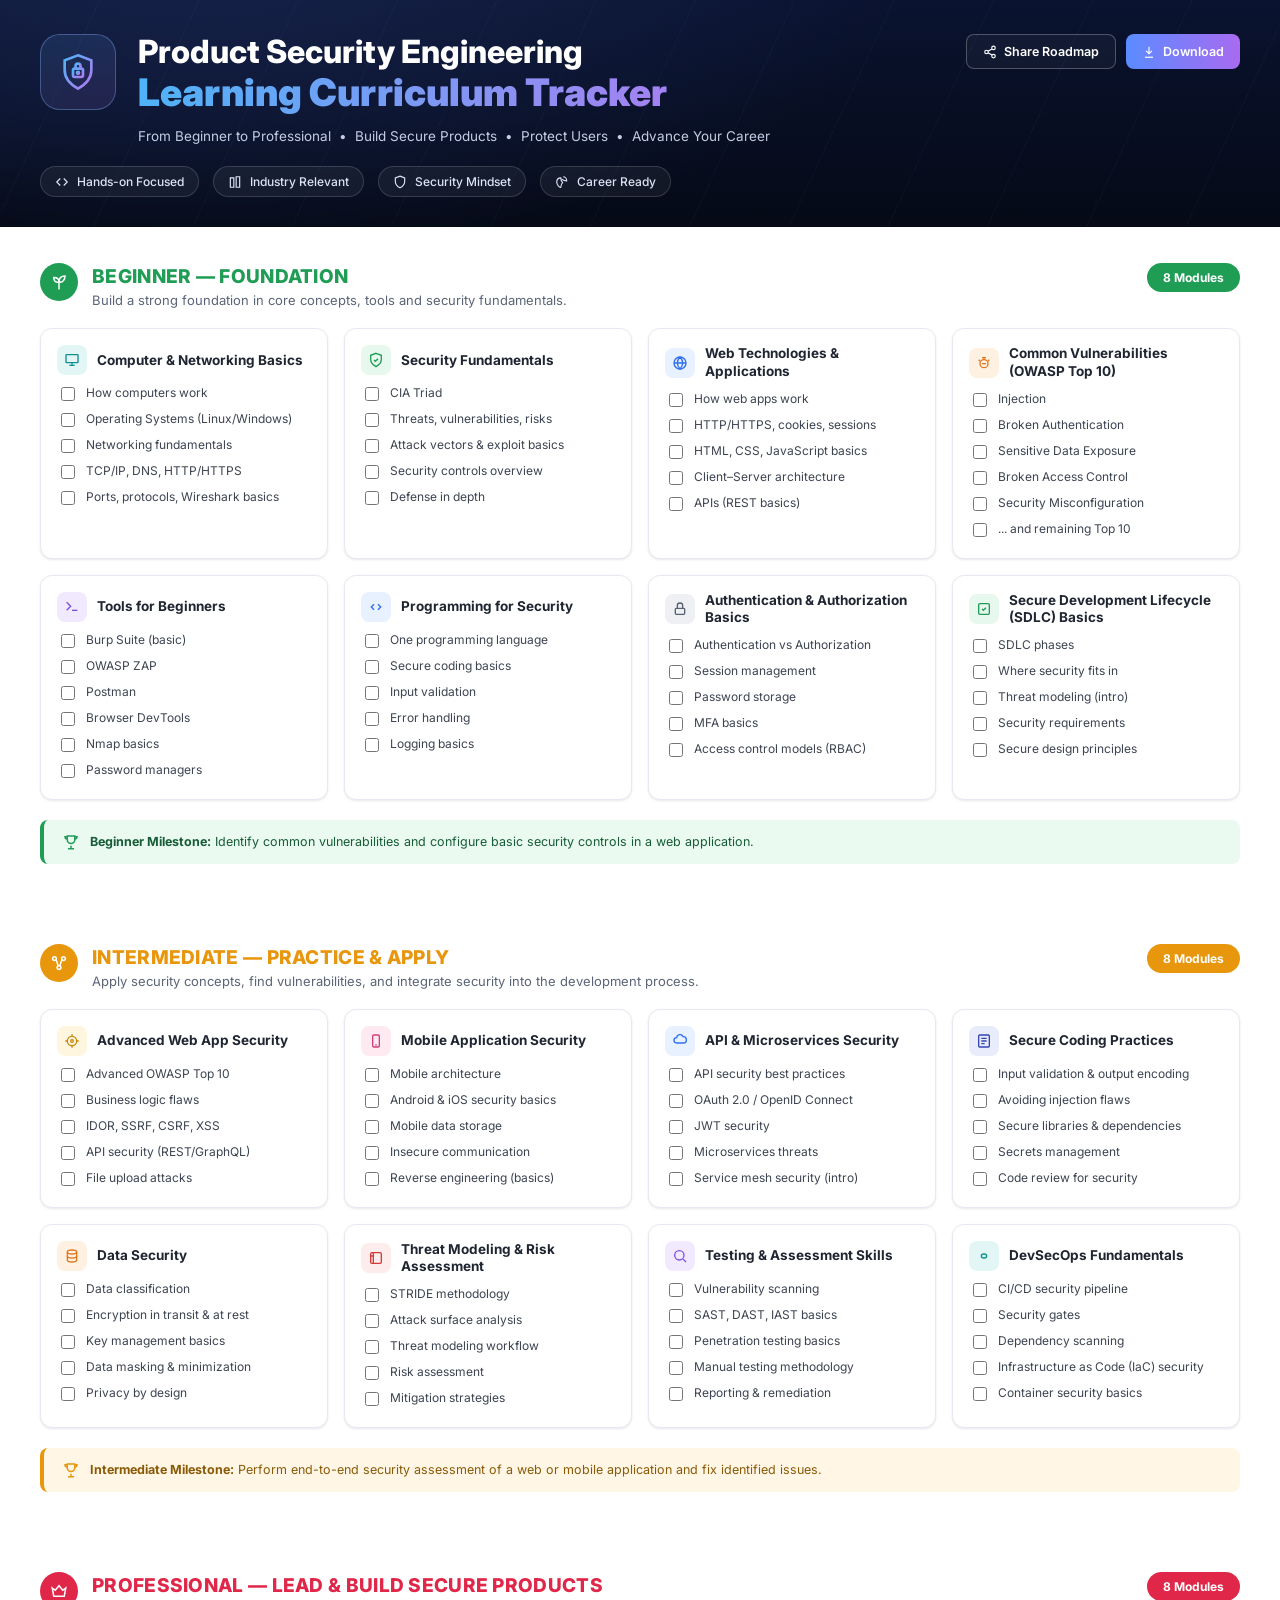
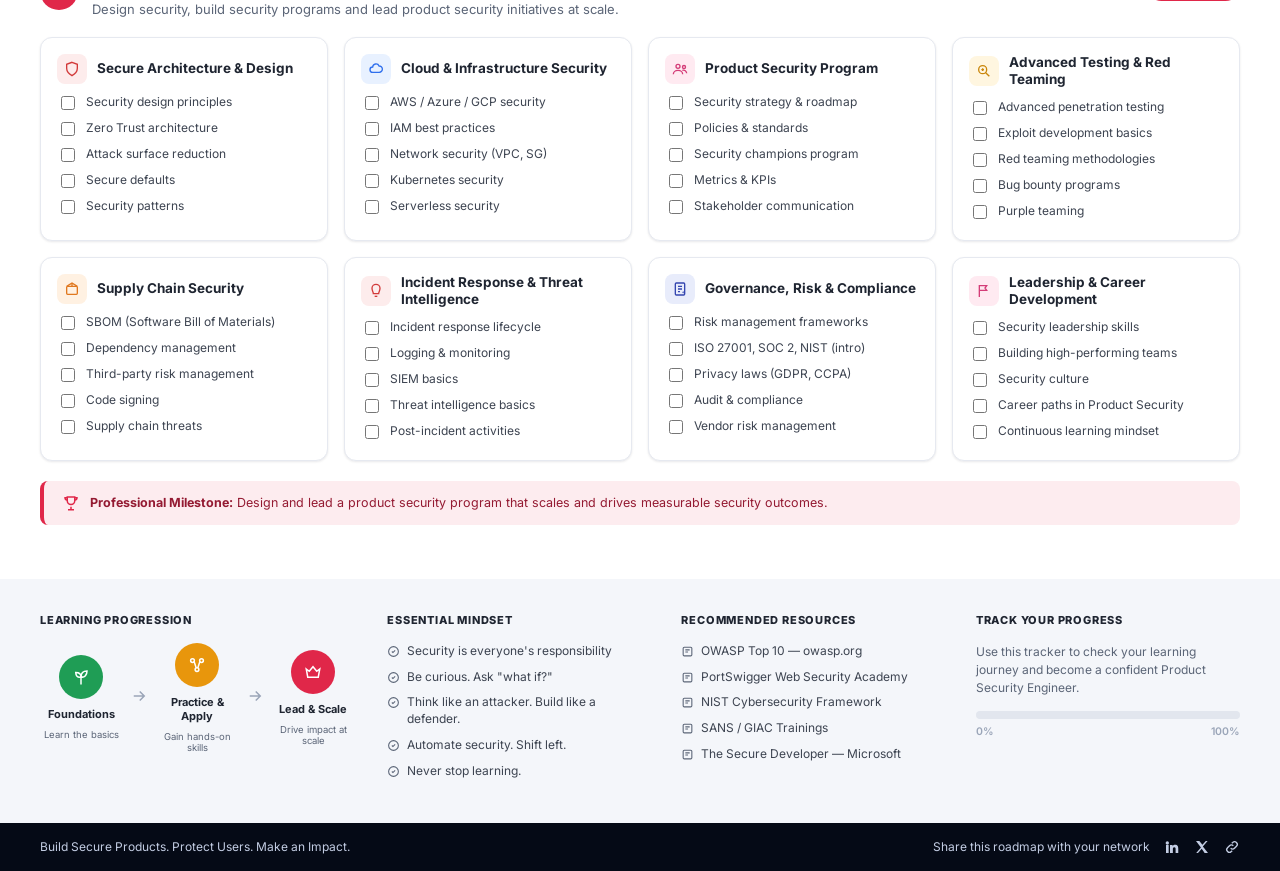
<file: routes/productsecurity.html>
<!DOCTYPE html>
<html lang="en">
<head>
<meta charset="UTF-8" />
<meta name="viewport" content="width=device-width, initial-scale=1.0" />
<title>Product Security Engineering — Learning Curriculum Tracker</title>
<style>
  @import url('https://fonts.googleapis.com/css2?family=Inter:wght@400;500;600;700;800;900&display=swap');

  :root{
    --navy-1:#050a16;
    --navy-2:#0a1330;
    --white:#ffffff;
    --gray-100:#f4f6fa;
    --gray-200:#e8ecf3;
    --gray-400:#9aa5b8;
    --gray-600:#5b6577;
    --gray-800:#1f2531;

    --beginner:#1f9d55;
    --beginner-bg:#eafaf0;
    --beginner-border:#bfe8cf;

    --inter:#e8960c;
    --inter-bg:#fff6e6;
    --inter-border:#f6ddad;

    --pro:#e02749;
    --pro-bg:#fdecef;
    --pro-border:#f6c6ce;

    --grad-start:#4fb3f7;
    --grad-end:#b478f0;

    --card-border:#e6e9f0;
    --shadow: 0 1px 3px rgba(15,23,42,0.06), 0 1px 2px rgba(15,23,42,0.04);
  }

  *{ box-sizing:border-box; }
  html,body{ margin:0; padding:0; }
  body{
    font-family:'Inter',system-ui,sans-serif;
    background:var(--white);
    color:var(--gray-800);
    -webkit-font-smoothing:antialiased;
  }
  a{ color:inherit; }
  ul{ margin:0; padding:0; list-style:none; }

  /* ---------- HEADER ---------- */
  .hero{
    position:relative;
    background:radial-gradient(1200px 500px at 15% -20%, #16224a 0%, transparent 60%),
               linear-gradient(180deg, var(--navy-2) 0%, var(--navy-1) 100%);
    color:var(--white);
    padding:34px 40px 30px;
    overflow:hidden;
  }
  .hero-lines{
    position:absolute; inset:0; opacity:.25; pointer-events:none;
    background-image:
      repeating-linear-gradient(115deg, rgba(120,170,255,0.14) 0px, rgba(120,170,255,0.14) 1px, transparent 1px, transparent 90px);
  }
  .hero-top{
    display:flex; justify-content:space-between; align-items:flex-start; gap:20px; flex-wrap:wrap;
    position:relative; z-index:1;
  }
  .hero-left{ display:flex; gap:22px; align-items:flex-start; }
  .hero-shield{
    flex-shrink:0; width:76px; height:76px; border-radius:20px;
    display:flex; align-items:center; justify-content:center;
    background:linear-gradient(160deg, rgba(79,179,247,0.12), rgba(180,120,240,0.12));
    border:1px solid rgba(140,180,255,0.35);
  }
  .hero-title h1{
    margin:0; font-size:32px; font-weight:800; line-height:1.15; color:var(--white);
  }
  .hero-title h1.gradient{
    margin:0; font-size:38px; font-weight:900; line-height:1.15;
    background:linear-gradient(90deg,var(--grad-start),var(--grad-end));
    -webkit-background-clip:text; background-clip:text; color:transparent;
  }
  .hero-sub{ margin:14px 0 0; font-size:13.5px; color:#c3cde3; }
  .hero-actions{ display:flex; gap:10px; flex-shrink:0; }
  .btn{
    display:inline-flex; align-items:center; gap:7px; font-size:12.5px; font-weight:600;
    padding:9px 16px; border-radius:8px; cursor:pointer; white-space:nowrap; border:1px solid transparent;
    font-family:inherit;
  }
  .btn-outline{ background:rgba(255,255,255,0.04); border-color:rgba(255,255,255,0.25); color:var(--white); }
  .btn-outline:hover{ background:rgba(255,255,255,0.1); }
  .btn-fill{ background:linear-gradient(90deg,#5b8bff,#a86bf0); color:var(--white); border:none; }
  .btn-fill:hover{ filter:brightness(1.08); }

  .badge-row{
    display:flex; gap:14px; flex-wrap:wrap; margin-top:22px; position:relative; z-index:1;
  }
  .badge-pill{
    display:flex; align-items:center; gap:8px; font-size:12px; font-weight:500; color:#dbe3f5;
    background:rgba(255,255,255,0.05); border:1px solid rgba(255,255,255,0.15);
    padding:7px 14px; border-radius:20px;
  }
  .badge-pill svg{ flex-shrink:0; }

  /* ---------- SECTIONS ---------- */
  .section{ padding:36px 40px 8px; max-width:1280px; margin:0 auto; }
  .section-header{ display:flex; align-items:flex-start; justify-content:space-between; gap:16px; margin-bottom:20px; flex-wrap:wrap; }
  .section-head-left{ display:flex; gap:14px; align-items:flex-start; }
  .section-icon{
    flex-shrink:0; width:38px; height:38px; border-radius:50%;
    display:flex; align-items:center; justify-content:center; color:#fff;
  }
  .section-title{ font-size:19px; font-weight:800; letter-spacing:0.3px; margin:2px 0 4px; text-transform:uppercase; }
  .section-desc{ font-size:13px; color:var(--gray-600); margin:0; }
  .module-badge{
    flex-shrink:0; color:#fff; font-size:12px; font-weight:700; padding:7px 16px; border-radius:20px; white-space:nowrap;
  }

  .card-grid{
    display:grid; grid-template-columns:repeat(4, 1fr); gap:16px; margin-bottom:20px;
  }
  .card{
    background:var(--white); border:1px solid var(--card-border); border-radius:12px; padding:16px 16px 18px;
    box-shadow:var(--shadow);
  }
  .card-head{ display:flex; align-items:center; gap:10px; margin-bottom:10px; }
  .card-icon{ flex-shrink:0; width:30px; height:30px; border-radius:8px; display:flex; align-items:center; justify-content:center; }
  .card-title{ font-size:13.5px; font-weight:700; line-height:1.3; color:var(--gray-800); }
  .checklist li{ display:flex; align-items:flex-start; gap:8px; font-size:12px; color:#3d4451; margin-bottom:7px; line-height:1.4; }
  .checklist li:last-child{ margin-bottom:0; }
  .checklist input[type="checkbox"]{ margin-top:2px; width:14px; height:14px; flex-shrink:0; cursor:pointer; }
  .checklist label{ cursor:pointer; }
  .checklist input:checked + label{ color:var(--gray-400); text-decoration:line-through; }

  .milestone{
    display:flex; align-items:center; gap:10px; padding:13px 18px; border-radius:8px; font-size:12.5px;
    margin-bottom:36px; border-left:4px solid;
  }
  .milestone svg{ flex-shrink:0; }
  .milestone strong{ font-weight:700; }

  /* section theme helpers */
  .theme-beginner .section-icon{ background:var(--beginner); }
  .theme-beginner .section-title{ color:var(--beginner); }
  .theme-beginner .module-badge{ background:var(--beginner); }
  .theme-beginner .milestone{ background:var(--beginner-bg); border-color:var(--beginner); color:#175c37; }
  .theme-beginner .checklist input[type="checkbox"]{ accent-color:var(--beginner); }

  .theme-inter .section-icon{ background:var(--inter); }
  .theme-inter .section-title{ color:var(--inter); }
  .theme-inter .module-badge{ background:var(--inter); }
  .theme-inter .milestone{ background:var(--inter-bg); border-color:var(--inter); color:#8a5a06; }
  .theme-inter .checklist input[type="checkbox"]{ accent-color:var(--inter); }

  .theme-pro .section-icon{ background:var(--pro); }
  .theme-pro .section-title{ color:var(--pro); }
  .theme-pro .module-badge{ background:var(--pro); }
  .theme-pro .milestone{ background:var(--pro-bg); border-color:var(--pro); color:#941a32; }
  .theme-pro .checklist input[type="checkbox"]{ accent-color:var(--pro); }

  /* varied card icon colors for visual rhythm, independent of section theme */
  .ic-teal{ background:#e3f6f6; color:#0f8f8f; }
  .ic-green{ background:#e7f8ee; color:#1f9d55; }
  .ic-blue{ background:#e8f1ff; color:#2f6fed; }
  .ic-orange{ background:#fff1e2; color:#e0781f; }
  .ic-purple{ background:#f1eaff; color:#7c4fe0; }
  .ic-gray{ background:#eef0f4; color:#586074; }
  .ic-red{ background:#fdecec; color:#d23a3a; }
  .ic-amber{ background:#fff6e0; color:#c9860a; }
  .ic-pink{ background:#ffeaf1; color:#d43d78; }
  .ic-navy{ background:#e8ecfb; color:#3446b0; }

  /* ---------- FOOTER GRID ---------- */
  .footer-grid{
    background:var(--gray-100); padding:34px 40px; margin-top:10px;
    display:grid; grid-template-columns:1.2fr 1fr 1fr 1fr; gap:30px;
  }
  .footer-col h4{
    font-size:11px; font-weight:800; letter-spacing:0.8px; color:var(--gray-800); margin:0 0 16px;
  }
  .progression{ display:flex; align-items:center; gap:8px; }
  .prog-step{ display:flex; flex-direction:column; align-items:center; gap:8px; width:82px; text-align:center; }
  .prog-circle{ width:44px; height:44px; border-radius:50%; display:flex; align-items:center; justify-content:center; color:#fff; }
  .prog-label{ font-size:11px; font-weight:700; color:var(--gray-800); }
  .prog-sub{ font-size:9.5px; color:var(--gray-600); }
  .prog-arrow{ color:var(--gray-400); flex-shrink:0; }

  .footer-list li{ display:flex; align-items:flex-start; gap:7px; font-size:12px; color:#3d4451; margin-bottom:9px; line-height:1.4; }
  .footer-list li svg{ flex-shrink:0; margin-top:2px; color:var(--gray-600); }

  .track-progress p{ font-size:12px; color:var(--gray-600); margin:0 0 14px; line-height:1.5; }
  .progress-track{ height:8px; border-radius:6px; background:#e2e6ee; overflow:hidden; margin-bottom:6px; }
  .progress-fill{ height:100%; background:linear-gradient(90deg,#1f9d55,#4fb3a0); width:0%; transition:width .3s ease; border-radius:6px; }
  .progress-labels{ display:flex; justify-content:space-between; font-size:10.5px; color:var(--gray-400); font-weight:600; }

  /* ---------- BOTTOM BAR ---------- */
  .bottom-bar{
    background:var(--navy-1); color:#c3cde3; padding:16px 40px;
    display:flex; justify-content:space-between; align-items:center; flex-wrap:wrap; gap:10px; font-size:12px;
  }
  .bottom-bar .socials{ display:flex; align-items:center; gap:14px; }
  .bottom-bar .socials a{ display:flex; color:#c3cde3; }
  .bottom-bar .socials a:hover{ color:#fff; }

  @media (max-width: 1100px){
    .card-grid{ grid-template-columns:repeat(2,1fr); }
    .footer-grid{ grid-template-columns:1fr 1fr; }
  }
  @media (max-width: 620px){
    .card-grid{ grid-template-columns:1fr; }
    .footer-grid{ grid-template-columns:1fr; }
    .hero{ padding:26px 20px; }
    .section{ padding:30px 20px 8px; }
    .footer-grid{ padding:28px 20px; }
    .bottom-bar{ padding:14px 20px; flex-direction:column; align-items:flex-start; }
    .hero-title h1, .hero-title h1.gradient{ font-size:26px; }
  }
</style>
</head>
<body>

<!-- ================= HEADER ================= -->
<header class="hero">
  <div class="hero-lines"></div>
  <div class="hero-top">
    <div class="hero-left">
      <div class="hero-shield">
        <svg width="40" height="40" viewBox="0 0 24 24" fill="none" stroke="url(#shieldGrad)" stroke-width="1.6">
          <defs><linearGradient id="shieldGrad" x1="0" y1="0" x2="1" y2="1"><stop offset="0%" stop-color="#4fb3f7"/><stop offset="100%" stop-color="#b478f0"/></linearGradient></defs>
          <path d="M12 2l8 3v6c0 5-3.5 8.5-8 11-4.5-2.5-8-6-8-11V5l8-3z"/>
          <rect x="9" y="10" width="6" height="5" rx="1"/>
          <path d="M10.5 10V8.5a1.5 1.5 0 013 0V10"/>
          <circle cx="12" cy="12.5" r="0.6" fill="#b478f0"/>
        </svg>
      </div>
      <div class="hero-title">
        <h1>Product Security Engineering</h1>
        <h1 class="gradient">Learning Curriculum Tracker</h1>
        <p class="hero-sub">From Beginner to Professional &nbsp;•&nbsp; Build Secure Products &nbsp;•&nbsp; Protect Users &nbsp;•&nbsp; Advance Your Career</p>
      </div>
    </div>
    <div class="hero-actions">
      <button class="btn btn-outline" id="shareBtn">
        <svg width="14" height="14" viewBox="0 0 24 24" fill="none" stroke="currentColor" stroke-width="2"><circle cx="18" cy="5" r="3"/><circle cx="6" cy="12" r="3"/><circle cx="18" cy="19" r="3"/><path d="M8.6 10.6l6.8-3.8M8.6 13.4l6.8 3.8"/></svg>
        Share Roadmap
      </button>
      <button class="btn btn-fill" id="downloadBtn">
        <svg width="14" height="14" viewBox="0 0 24 24" fill="none" stroke="currentColor" stroke-width="2"><path d="M12 3v12"/><path d="M7 10l5 5 5-5"/><path d="M5 21h14"/></svg>
        Download
      </button>
    </div>
  </div>

  <div class="badge-row">
    <span class="badge-pill"><svg width="14" height="14" viewBox="0 0 24 24" fill="none" stroke="currentColor" stroke-width="2"><path d="M9 18l-6-6 6-6"/><path d="M15 6l6 6-6 6"/></svg> Hands-on Focused</span>
    <span class="badge-pill"><svg width="14" height="14" viewBox="0 0 24 24" fill="none" stroke="currentColor" stroke-width="2"><path d="M4 5h6v16H4z"/><path d="M14 3h6v18h-6z"/></svg> Industry Relevant</span>
    <span class="badge-pill"><svg width="14" height="14" viewBox="0 0 24 24" fill="none" stroke="currentColor" stroke-width="2"><path d="M12 2l8 3v6c0 5-3.5 8.5-8 11-4.5-2.5-8-6-8-11V5l8-3z"/></svg> Security Mindset</span>
    <span class="badge-pill"><svg width="14" height="14" viewBox="0 0 24 24" fill="none" stroke="currentColor" stroke-width="2"><path d="M14 3c3 0 6 3 6 7-3 0-6-1-8-3M10 21c0-3 1-6 3-8-2-2-3-5-3-8-4 0-7 3-7 7 0 3 1 5 3 7 2 2 4 3 4 2z"/></svg> Career Ready</span>
  </div>
</header>

<!-- ================= BEGINNER ================= -->
<section class="section theme-beginner">
  <div class="section-header">
    <div class="section-head-left">
      <div class="section-icon">
        <svg width="18" height="18" viewBox="0 0 24 24" fill="none" stroke="#fff" stroke-width="2"><path d="M12 22V12"/><path d="M12 12C12 8 9 6 5 6c0 4 2 7 7 6z"/><path d="M12 12c0-5 3-8 8-8 0 5-3 9-8 8z"/></svg>
      </div>
      <div>
        <div class="section-title">Beginner — Foundation</div>
        <p class="section-desc">Build a strong foundation in core concepts, tools and security fundamentals.</p>
      </div>
    </div>
    <span class="module-badge">8 Modules</span>
  </div>

  <div class="card-grid">
    <div class="card">
      <div class="card-head"><span class="card-icon ic-teal"><svg width="16" height="16" viewBox="0 0 24 24" fill="none" stroke="currentColor" stroke-width="2"><rect x="3" y="4" width="18" height="12" rx="1"/><path d="M8 20h8M12 16v4"/></svg></span><span class="card-title">Computer &amp; Networking Basics</span></div>
      <ul class="checklist">
        <li><input type="checkbox" id="b1-1"><label for="b1-1">How computers work</label></li>
        <li><input type="checkbox" id="b1-2"><label for="b1-2">Operating Systems (Linux/Windows)</label></li>
        <li><input type="checkbox" id="b1-3"><label for="b1-3">Networking fundamentals</label></li>
        <li><input type="checkbox" id="b1-4"><label for="b1-4">TCP/IP, DNS, HTTP/HTTPS</label></li>
        <li><input type="checkbox" id="b1-5"><label for="b1-5">Ports, protocols, Wireshark basics</label></li>
      </ul>
    </div>
    <div class="card">
      <div class="card-head"><span class="card-icon ic-green"><svg width="16" height="16" viewBox="0 0 24 24" fill="none" stroke="currentColor" stroke-width="2"><path d="M12 2l8 3v6c0 5-3.5 8.5-8 11-4.5-2.5-8-6-8-11V5l8-3z"/><path d="M9 12l2 2 4-4"/></svg></span><span class="card-title">Security Fundamentals</span></div>
      <ul class="checklist">
        <li><input type="checkbox" id="b2-1"><label for="b2-1">CIA Triad</label></li>
        <li><input type="checkbox" id="b2-2"><label for="b2-2">Threats, vulnerabilities, risks</label></li>
        <li><input type="checkbox" id="b2-3"><label for="b2-3">Attack vectors &amp; exploit basics</label></li>
        <li><input type="checkbox" id="b2-4"><label for="b2-4">Security controls overview</label></li>
        <li><input type="checkbox" id="b2-5"><label for="b2-5">Defense in depth</label></li>
      </ul>
    </div>
    <div class="card">
      <div class="card-head"><span class="card-icon ic-blue"><svg width="16" height="16" viewBox="0 0 24 24" fill="none" stroke="currentColor" stroke-width="2"><circle cx="12" cy="12" r="9"/><path d="M3 12h18M12 3c2.5 2.7 4 6 4 9s-1.5 6.3-4 9c-2.5-2.7-4-6-4-9s1.5-6.3 4-9z"/></svg></span><span class="card-title">Web Technologies &amp; Applications</span></div>
      <ul class="checklist">
        <li><input type="checkbox" id="b3-1"><label for="b3-1">How web apps work</label></li>
        <li><input type="checkbox" id="b3-2"><label for="b3-2">HTTP/HTTPS, cookies, sessions</label></li>
        <li><input type="checkbox" id="b3-3"><label for="b3-3">HTML, CSS, JavaScript basics</label></li>
        <li><input type="checkbox" id="b3-4"><label for="b3-4">Client–Server architecture</label></li>
        <li><input type="checkbox" id="b3-5"><label for="b3-5">APIs (REST basics)</label></li>
      </ul>
    </div>
    <div class="card">
      <div class="card-head"><span class="card-icon ic-orange"><svg width="16" height="16" viewBox="0 0 24 24" fill="none" stroke="currentColor" stroke-width="2"><circle cx="12" cy="13" r="6"/><path d="M12 7V4M9 4h6M6 9l-2-2M18 9l2-2M9 13h6"/></svg></span><span class="card-title">Common Vulnerabilities (OWASP Top 10)</span></div>
      <ul class="checklist">
        <li><input type="checkbox" id="b4-1"><label for="b4-1">Injection</label></li>
        <li><input type="checkbox" id="b4-2"><label for="b4-2">Broken Authentication</label></li>
        <li><input type="checkbox" id="b4-3"><label for="b4-3">Sensitive Data Exposure</label></li>
        <li><input type="checkbox" id="b4-4"><label for="b4-4">Broken Access Control</label></li>
        <li><input type="checkbox" id="b4-5"><label for="b4-5">Security Misconfiguration</label></li>
        <li><input type="checkbox" id="b4-6"><label for="b4-6">... and remaining Top 10</label></li>
      </ul>
    </div>
    <div class="card">
      <div class="card-head"><span class="card-icon ic-purple"><svg width="16" height="16" viewBox="0 0 24 24" fill="none" stroke="currentColor" stroke-width="2"><path d="M4 5l6 6-6 6"/><path d="M12 17h8"/></svg></span><span class="card-title">Tools for Beginners</span></div>
      <ul class="checklist">
        <li><input type="checkbox" id="b5-1"><label for="b5-1">Burp Suite (basic)</label></li>
        <li><input type="checkbox" id="b5-2"><label for="b5-2">OWASP ZAP</label></li>
        <li><input type="checkbox" id="b5-3"><label for="b5-3">Postman</label></li>
        <li><input type="checkbox" id="b5-4"><label for="b5-4">Browser DevTools</label></li>
        <li><input type="checkbox" id="b5-5"><label for="b5-5">Nmap basics</label></li>
        <li><input type="checkbox" id="b5-6"><label for="b5-6">Password managers</label></li>
      </ul>
    </div>
    <div class="card">
      <div class="card-head"><span class="card-icon ic-blue"><svg width="16" height="16" viewBox="0 0 24 24" fill="none" stroke="currentColor" stroke-width="2"><path d="M9 8l-4 4 4 4"/><path d="M15 8l4 4-4 4"/></svg></span><span class="card-title">Programming for Security</span></div>
      <ul class="checklist">
        <li><input type="checkbox" id="b6-1"><label for="b6-1">One programming language</label></li>
        <li><input type="checkbox" id="b6-2"><label for="b6-2">Secure coding basics</label></li>
        <li><input type="checkbox" id="b6-3"><label for="b6-3">Input validation</label></li>
        <li><input type="checkbox" id="b6-4"><label for="b6-4">Error handling</label></li>
        <li><input type="checkbox" id="b6-5"><label for="b6-5">Logging basics</label></li>
      </ul>
    </div>
    <div class="card">
      <div class="card-head"><span class="card-icon ic-gray"><svg width="16" height="16" viewBox="0 0 24 24" fill="none" stroke="currentColor" stroke-width="2"><rect x="5" y="11" width="14" height="9" rx="1.5"/><path d="M8 11V7a4 4 0 018 0v4"/></svg></span><span class="card-title">Authentication &amp; Authorization Basics</span></div>
      <ul class="checklist">
        <li><input type="checkbox" id="b7-1"><label for="b7-1">Authentication vs Authorization</label></li>
        <li><input type="checkbox" id="b7-2"><label for="b7-2">Session management</label></li>
        <li><input type="checkbox" id="b7-3"><label for="b7-3">Password storage</label></li>
        <li><input type="checkbox" id="b7-4"><label for="b7-4">MFA basics</label></li>
        <li><input type="checkbox" id="b7-5"><label for="b7-5">Access control models (RBAC)</label></li>
      </ul>
    </div>
    <div class="card">
      <div class="card-head"><span class="card-icon ic-green"><svg width="16" height="16" viewBox="0 0 24 24" fill="none" stroke="currentColor" stroke-width="2"><path d="M9 12l2 2 4-4"/><rect x="4" y="4" width="16" height="16" rx="2"/></svg></span><span class="card-title">Secure Development Lifecycle (SDLC) Basics</span></div>
      <ul class="checklist">
        <li><input type="checkbox" id="b8-1"><label for="b8-1">SDLC phases</label></li>
        <li><input type="checkbox" id="b8-2"><label for="b8-2">Where security fits in</label></li>
        <li><input type="checkbox" id="b8-3"><label for="b8-3">Threat modeling (intro)</label></li>
        <li><input type="checkbox" id="b8-4"><label for="b8-4">Security requirements</label></li>
        <li><input type="checkbox" id="b8-5"><label for="b8-5">Secure design principles</label></li>
      </ul>
    </div>
  </div>

  <div class="milestone">
    <svg width="18" height="18" viewBox="0 0 24 24" fill="none" stroke="#1f9d55" stroke-width="2"><path d="M8 21h8M12 17v4"/><path d="M7 4h10v5a5 5 0 01-10 0V4z"/><path d="M7 5H4a3 3 0 003 3M17 5h3a3 3 0 01-3 3"/></svg>
    <span><strong>Beginner Milestone:</strong> Identify common vulnerabilities and configure basic security controls in a web application.</span>
  </div>
</section>

<!-- ================= INTERMEDIATE ================= -->
<section class="section theme-inter">
  <div class="section-header">
    <div class="section-head-left">
      <div class="section-icon">
        <svg width="18" height="18" viewBox="0 0 24 24" fill="none" stroke="#fff" stroke-width="2"><circle cx="6" cy="6" r="2.5"/><circle cx="18" cy="6" r="2.5"/><circle cx="12" cy="18" r="2.5"/><path d="M8 7l3 9M16 7l-3 9"/></svg>
      </div>
      <div>
        <div class="section-title">Intermediate — Practice &amp; Apply</div>
        <p class="section-desc">Apply security concepts, find vulnerabilities, and integrate security into the development process.</p>
      </div>
    </div>
    <span class="module-badge">8 Modules</span>
  </div>

  <div class="card-grid">
    <div class="card">
      <div class="card-head"><span class="card-icon ic-amber"><svg width="16" height="16" viewBox="0 0 24 24" fill="none" stroke="currentColor" stroke-width="2"><circle cx="12" cy="12" r="7"/><circle cx="12" cy="12" r="2"/><path d="M12 2v3M12 19v3M2 12h3M19 12h3"/></svg></span><span class="card-title">Advanced Web App Security</span></div>
      <ul class="checklist">
        <li><input type="checkbox" id="i1-1"><label for="i1-1">Advanced OWASP Top 10</label></li>
        <li><input type="checkbox" id="i1-2"><label for="i1-2">Business logic flaws</label></li>
        <li><input type="checkbox" id="i1-3"><label for="i1-3">IDOR, SSRF, CSRF, XSS</label></li>
        <li><input type="checkbox" id="i1-4"><label for="i1-4">API security (REST/GraphQL)</label></li>
        <li><input type="checkbox" id="i1-5"><label for="i1-5">File upload attacks</label></li>
      </ul>
    </div>
    <div class="card">
      <div class="card-head"><span class="card-icon ic-pink"><svg width="16" height="16" viewBox="0 0 24 24" fill="none" stroke="currentColor" stroke-width="2"><rect x="7" y="3" width="10" height="18" rx="2"/><path d="M11 18h2"/></svg></span><span class="card-title">Mobile Application Security</span></div>
      <ul class="checklist">
        <li><input type="checkbox" id="i2-1"><label for="i2-1">Mobile architecture</label></li>
        <li><input type="checkbox" id="i2-2"><label for="i2-2">Android &amp; iOS security basics</label></li>
        <li><input type="checkbox" id="i2-3"><label for="i2-3">Mobile data storage</label></li>
        <li><input type="checkbox" id="i2-4"><label for="i2-4">Insecure communication</label></li>
        <li><input type="checkbox" id="i2-5"><label for="i2-5">Reverse engineering (basics)</label></li>
      </ul>
    </div>
    <div class="card">
      <div class="card-head"><span class="card-icon ic-blue"><svg width="16" height="16" viewBox="0 0 24 24" fill="none" stroke="currentColor" stroke-width="2"><path d="M7 15a4 4 0 010-8 5 5 0 019.6-1.5A4.5 4.5 0 0117 15H7z"/></svg></span><span class="card-title">API &amp; Microservices Security</span></div>
      <ul class="checklist">
        <li><input type="checkbox" id="i3-1"><label for="i3-1">API security best practices</label></li>
        <li><input type="checkbox" id="i3-2"><label for="i3-2">OAuth 2.0 / OpenID Connect</label></li>
        <li><input type="checkbox" id="i3-3"><label for="i3-3">JWT security</label></li>
        <li><input type="checkbox" id="i3-4"><label for="i3-4">Microservices threats</label></li>
        <li><input type="checkbox" id="i3-5"><label for="i3-5">Service mesh security (intro)</label></li>
      </ul>
    </div>
    <div class="card">
      <div class="card-head"><span class="card-icon ic-navy"><svg width="16" height="16" viewBox="0 0 24 24" fill="none" stroke="currentColor" stroke-width="2"><rect x="4" y="3" width="16" height="18" rx="1.5"/><path d="M8 8h8M8 12h8M8 16h5"/></svg></span><span class="card-title">Secure Coding Practices</span></div>
      <ul class="checklist">
        <li><input type="checkbox" id="i4-1"><label for="i4-1">Input validation &amp; output encoding</label></li>
        <li><input type="checkbox" id="i4-2"><label for="i4-2">Avoiding injection flaws</label></li>
        <li><input type="checkbox" id="i4-3"><label for="i4-3">Secure libraries &amp; dependencies</label></li>
        <li><input type="checkbox" id="i4-4"><label for="i4-4">Secrets management</label></li>
        <li><input type="checkbox" id="i4-5"><label for="i4-5">Code review for security</label></li>
      </ul>
    </div>
    <div class="card">
      <div class="card-head"><span class="card-icon ic-orange"><svg width="16" height="16" viewBox="0 0 24 24" fill="none" stroke="currentColor" stroke-width="2"><ellipse cx="12" cy="6" rx="7" ry="3"/><path d="M5 6v12c0 1.7 3.1 3 7 3s7-1.3 7-3V6"/><path d="M5 12c0 1.7 3.1 3 7 3s7-1.3 7-3"/></svg></span><span class="card-title">Data Security</span></div>
      <ul class="checklist">
        <li><input type="checkbox" id="i5-1"><label for="i5-1">Data classification</label></li>
        <li><input type="checkbox" id="i5-2"><label for="i5-2">Encryption in transit &amp; at rest</label></li>
        <li><input type="checkbox" id="i5-3"><label for="i5-3">Key management basics</label></li>
        <li><input type="checkbox" id="i5-4"><label for="i5-4">Data masking &amp; minimization</label></li>
        <li><input type="checkbox" id="i5-5"><label for="i5-5">Privacy by design</label></li>
      </ul>
    </div>
    <div class="card">
      <div class="card-head"><span class="card-icon ic-red"><svg width="16" height="16" viewBox="0 0 24 24" fill="none" stroke="currentColor" stroke-width="2"><rect x="4" y="4" width="16" height="16" rx="2"/><path d="M8 4v16M4 9h4"/></svg></span><span class="card-title">Threat Modeling &amp; Risk Assessment</span></div>
      <ul class="checklist">
        <li><input type="checkbox" id="i6-1"><label for="i6-1">STRIDE methodology</label></li>
        <li><input type="checkbox" id="i6-2"><label for="i6-2">Attack surface analysis</label></li>
        <li><input type="checkbox" id="i6-3"><label for="i6-3">Threat modeling workflow</label></li>
        <li><input type="checkbox" id="i6-4"><label for="i6-4">Risk assessment</label></li>
        <li><input type="checkbox" id="i6-5"><label for="i6-5">Mitigation strategies</label></li>
      </ul>
    </div>
    <div class="card">
      <div class="card-head"><span class="card-icon ic-purple"><svg width="16" height="16" viewBox="0 0 24 24" fill="none" stroke="currentColor" stroke-width="2"><circle cx="11" cy="11" r="7"/><path d="M21 21l-4.3-4.3"/></svg></span><span class="card-title">Testing &amp; Assessment Skills</span></div>
      <ul class="checklist">
        <li><input type="checkbox" id="i7-1"><label for="i7-1">Vulnerability scanning</label></li>
        <li><input type="checkbox" id="i7-2"><label for="i7-2">SAST, DAST, IAST basics</label></li>
        <li><input type="checkbox" id="i7-3"><label for="i7-3">Penetration testing basics</label></li>
        <li><input type="checkbox" id="i7-4"><label for="i7-4">Manual testing methodology</label></li>
        <li><input type="checkbox" id="i7-5"><label for="i7-5">Reporting &amp; remediation</label></li>
      </ul>
    </div>
    <div class="card">
      <div class="card-head"><span class="card-icon ic-teal"><svg width="16" height="16" viewBox="0 0 24 24" fill="none" stroke="currentColor" stroke-width="2"><path d="M8 12a4 3 0 118 0 4 3 0 11-8 0z"/></svg></span><span class="card-title">DevSecOps Fundamentals</span></div>
      <ul class="checklist">
        <li><input type="checkbox" id="i8-1"><label for="i8-1">CI/CD security pipeline</label></li>
        <li><input type="checkbox" id="i8-2"><label for="i8-2">Security gates</label></li>
        <li><input type="checkbox" id="i8-3"><label for="i8-3">Dependency scanning</label></li>
        <li><input type="checkbox" id="i8-4"><label for="i8-4">Infrastructure as Code (IaC) security</label></li>
        <li><input type="checkbox" id="i8-5"><label for="i8-5">Container security basics</label></li>
      </ul>
    </div>
  </div>

  <div class="milestone">
    <svg width="18" height="18" viewBox="0 0 24 24" fill="none" stroke="#e8960c" stroke-width="2"><path d="M8 21h8M12 17v4"/><path d="M7 4h10v5a5 5 0 01-10 0V4z"/><path d="M7 5H4a3 3 0 003 3M17 5h3a3 3 0 01-3 3"/></svg>
    <span><strong>Intermediate Milestone:</strong> Perform end-to-end security assessment of a web or mobile application and fix identified issues.</span>
  </div>
</section>

<!-- ================= PROFESSIONAL ================= -->
<section class="section theme-pro">
  <div class="section-header">
    <div class="section-head-left">
      <div class="section-icon">
        <svg width="18" height="18" viewBox="0 0 24 24" fill="none" stroke="#fff" stroke-width="2"><path d="M3 8l4 3 5-6 5 6 4-3-2 11H5L3 8z"/></svg>
      </div>
      <div>
        <div class="section-title">Professional — Lead &amp; Build Secure Products</div>
        <p class="section-desc">Design security, build security programs and lead product security initiatives at scale.</p>
      </div>
    </div>
    <span class="module-badge">8 Modules</span>
  </div>

  <div class="card-grid">
    <div class="card">
      <div class="card-head"><span class="card-icon ic-red"><svg width="16" height="16" viewBox="0 0 24 24" fill="none" stroke="currentColor" stroke-width="2"><path d="M12 2l8 3v6c0 5-3.5 8.5-8 11-4.5-2.5-8-6-8-11V5l8-3z"/></svg></span><span class="card-title">Secure Architecture &amp; Design</span></div>
      <ul class="checklist">
        <li><input type="checkbox" id="p1-1"><label for="p1-1">Security design principles</label></li>
        <li><input type="checkbox" id="p1-2"><label for="p1-2">Zero Trust architecture</label></li>
        <li><input type="checkbox" id="p1-3"><label for="p1-3">Attack surface reduction</label></li>
        <li><input type="checkbox" id="p1-4"><label for="p1-4">Secure defaults</label></li>
        <li><input type="checkbox" id="p1-5"><label for="p1-5">Security patterns</label></li>
      </ul>
    </div>
    <div class="card">
      <div class="card-head"><span class="card-icon ic-blue"><svg width="16" height="16" viewBox="0 0 24 24" fill="none" stroke="currentColor" stroke-width="2"><path d="M7 17a4 4 0 010-8 5 5 0 019.6-1.5A4.5 4.5 0 0117 17H7z"/></svg></span><span class="card-title">Cloud &amp; Infrastructure Security</span></div>
      <ul class="checklist">
        <li><input type="checkbox" id="p2-1"><label for="p2-1">AWS / Azure / GCP security</label></li>
        <li><input type="checkbox" id="p2-2"><label for="p2-2">IAM best practices</label></li>
        <li><input type="checkbox" id="p2-3"><label for="p2-3">Network security (VPC, SG)</label></li>
        <li><input type="checkbox" id="p2-4"><label for="p2-4">Kubernetes security</label></li>
        <li><input type="checkbox" id="p2-5"><label for="p2-5">Serverless security</label></li>
      </ul>
    </div>
    <div class="card">
      <div class="card-head"><span class="card-icon ic-pink"><svg width="16" height="16" viewBox="0 0 24 24" fill="none" stroke="currentColor" stroke-width="2"><circle cx="9" cy="8" r="3"/><path d="M2 20c0-3.3 3.1-6 7-6s7 2.7 7 6"/><circle cx="18" cy="9" r="2.3"/><path d="M15.5 14a4.8 4.8 0 016.5 4.5"/></svg></span><span class="card-title">Product Security Program</span></div>
      <ul class="checklist">
        <li><input type="checkbox" id="p3-1"><label for="p3-1">Security strategy &amp; roadmap</label></li>
        <li><input type="checkbox" id="p3-2"><label for="p3-2">Policies &amp; standards</label></li>
        <li><input type="checkbox" id="p3-3"><label for="p3-3">Security champions program</label></li>
        <li><input type="checkbox" id="p3-4"><label for="p3-4">Metrics &amp; KPIs</label></li>
        <li><input type="checkbox" id="p3-5"><label for="p3-5">Stakeholder communication</label></li>
      </ul>
    </div>
    <div class="card">
      <div class="card-head"><span class="card-icon ic-amber"><svg width="16" height="16" viewBox="0 0 24 24" fill="none" stroke="currentColor" stroke-width="2"><circle cx="10" cy="10" r="6"/><path d="M14.5 14.5L20 20"/><path d="M8 10h4M10 8v4"/></svg></span><span class="card-title">Advanced Testing &amp; Red Teaming</span></div>
      <ul class="checklist">
        <li><input type="checkbox" id="p4-1"><label for="p4-1">Advanced penetration testing</label></li>
        <li><input type="checkbox" id="p4-2"><label for="p4-2">Exploit development basics</label></li>
        <li><input type="checkbox" id="p4-3"><label for="p4-3">Red teaming methodologies</label></li>
        <li><input type="checkbox" id="p4-4"><label for="p4-4">Bug bounty programs</label></li>
        <li><input type="checkbox" id="p4-5"><label for="p4-5">Purple teaming</label></li>
      </ul>
    </div>
    <div class="card">
      <div class="card-head"><span class="card-icon ic-orange"><svg width="16" height="16" viewBox="0 0 24 24" fill="none" stroke="currentColor" stroke-width="2"><rect x="4" y="8" width="16" height="12" rx="1.5"/><path d="M4 8l8-5 8 5"/><path d="M12 3v5"/></svg></span><span class="card-title">Supply Chain Security</span></div>
      <ul class="checklist">
        <li><input type="checkbox" id="p5-1"><label for="p5-1">SBOM (Software Bill of Materials)</label></li>
        <li><input type="checkbox" id="p5-2"><label for="p5-2">Dependency management</label></li>
        <li><input type="checkbox" id="p5-3"><label for="p5-3">Third-party risk management</label></li>
        <li><input type="checkbox" id="p5-4"><label for="p5-4">Code signing</label></li>
        <li><input type="checkbox" id="p5-5"><label for="p5-5">Supply chain threats</label></li>
      </ul>
    </div>
    <div class="card">
      <div class="card-head"><span class="card-icon ic-red"><svg width="16" height="16" viewBox="0 0 24 24" fill="none" stroke="currentColor" stroke-width="2"><path d="M12 2a6 6 0 016 6c0 4-2 5-2 8H8c0-3-2-4-2-8a6 6 0 016-6z"/><path d="M10 20h4"/></svg></span><span class="card-title">Incident Response &amp; Threat Intelligence</span></div>
      <ul class="checklist">
        <li><input type="checkbox" id="p6-1"><label for="p6-1">Incident response lifecycle</label></li>
        <li><input type="checkbox" id="p6-2"><label for="p6-2">Logging &amp; monitoring</label></li>
        <li><input type="checkbox" id="p6-3"><label for="p6-3">SIEM basics</label></li>
        <li><input type="checkbox" id="p6-4"><label for="p6-4">Threat intelligence basics</label></li>
        <li><input type="checkbox" id="p6-5"><label for="p6-5">Post-incident activities</label></li>
      </ul>
    </div>
    <div class="card">
      <div class="card-head"><span class="card-icon ic-navy"><svg width="16" height="16" viewBox="0 0 24 24" fill="none" stroke="currentColor" stroke-width="2"><rect x="5" y="3" width="14" height="18" rx="1.5"/><path d="M9 8h6M9 12h6M9 16h3"/><circle cx="17" cy="17" r="0.4" fill="currentColor"/></svg></span><span class="card-title">Governance, Risk &amp; Compliance</span></div>
      <ul class="checklist">
        <li><input type="checkbox" id="p7-1"><label for="p7-1">Risk management frameworks</label></li>
        <li><input type="checkbox" id="p7-2"><label for="p7-2">ISO 27001, SOC 2, NIST (intro)</label></li>
        <li><input type="checkbox" id="p7-3"><label for="p7-3">Privacy laws (GDPR, CCPA)</label></li>
        <li><input type="checkbox" id="p7-4"><label for="p7-4">Audit &amp; compliance</label></li>
        <li><input type="checkbox" id="p7-5"><label for="p7-5">Vendor risk management</label></li>
      </ul>
    </div>
    <div class="card">
      <div class="card-head"><span class="card-icon ic-pink"><svg width="16" height="16" viewBox="0 0 24 24" fill="none" stroke="currentColor" stroke-width="2"><path d="M5 3v18"/><path d="M5 4h11l-2.5 3.5L16 11H5"/></svg></span><span class="card-title">Leadership &amp; Career Development</span></div>
      <ul class="checklist">
        <li><input type="checkbox" id="p8-1"><label for="p8-1">Security leadership skills</label></li>
        <li><input type="checkbox" id="p8-2"><label for="p8-2">Building high-performing teams</label></li>
        <li><input type="checkbox" id="p8-3"><label for="p8-3">Security culture</label></li>
        <li><input type="checkbox" id="p8-4"><label for="p8-4">Career paths in Product Security</label></li>
        <li><input type="checkbox" id="p8-5"><label for="p8-5">Continuous learning mindset</label></li>
      </ul>
    </div>
  </div>

  <div class="milestone">
    <svg width="18" height="18" viewBox="0 0 24 24" fill="none" stroke="#e02749" stroke-width="2"><path d="M8 21h8M12 17v4"/><path d="M7 4h10v5a5 5 0 01-10 0V4z"/><path d="M7 5H4a3 3 0 003 3M17 5h3a3 3 0 01-3 3"/></svg>
    <span><strong>Professional Milestone:</strong> Design and lead a product security program that scales and drives measurable security outcomes.</span>
  </div>
</section>

<!-- ================= FOOTER GRID ================= -->
<div class="footer-grid">
  <div class="footer-col">
    <h4>LEARNING PROGRESSION</h4>
    <div class="progression">
      <div class="prog-step">
        <div class="prog-circle" style="background:var(--beginner)">
          <svg width="18" height="18" viewBox="0 0 24 24" fill="none" stroke="#fff" stroke-width="2"><path d="M12 22V12"/><path d="M12 12C12 8 9 6 5 6c0 4 2 7 7 6z"/><path d="M12 12c0-5 3-8 8-8 0 5-3 9-8 8z"/></svg>
        </div>
        <div class="prog-label">Foundations</div>
        <div class="prog-sub">Learn the basics</div>
      </div>
      <span class="prog-arrow">
        <svg width="18" height="18" viewBox="0 0 24 24" fill="none" stroke="currentColor" stroke-width="2"><path d="M5 12h14M13 6l6 6-6 6"/></svg>
      </span>
      <div class="prog-step">
        <div class="prog-circle" style="background:var(--inter)">
          <svg width="18" height="18" viewBox="0 0 24 24" fill="none" stroke="#fff" stroke-width="2"><circle cx="6" cy="6" r="2.5"/><circle cx="18" cy="6" r="2.5"/><circle cx="12" cy="18" r="2.5"/><path d="M8 7l3 9M16 7l-3 9"/></svg>
        </div>
        <div class="prog-label">Practice &amp; Apply</div>
        <div class="prog-sub">Gain hands-on skills</div>
      </div>
      <span class="prog-arrow">
        <svg width="18" height="18" viewBox="0 0 24 24" fill="none" stroke="currentColor" stroke-width="2"><path d="M5 12h14M13 6l6 6-6 6"/></svg>
      </span>
      <div class="prog-step">
        <div class="prog-circle" style="background:var(--pro)">
          <svg width="18" height="18" viewBox="0 0 24 24" fill="none" stroke="#fff" stroke-width="2"><path d="M3 8l4 3 5-6 5 6 4-3-2 11H5L3 8z"/></svg>
        </div>
        <div class="prog-label">Lead &amp; Scale</div>
        <div class="prog-sub">Drive impact at scale</div>
      </div>
    </div>
  </div>

  <div class="footer-col">
    <h4>ESSENTIAL MINDSET</h4>
    <ul class="footer-list">
      <li><svg width="13" height="13" viewBox="0 0 24 24" fill="none" stroke="currentColor" stroke-width="2"><path d="M9 12l2 2 4-4"/><circle cx="12" cy="12" r="9"/></svg> Security is everyone's responsibility</li>
      <li><svg width="13" height="13" viewBox="0 0 24 24" fill="none" stroke="currentColor" stroke-width="2"><path d="M9 12l2 2 4-4"/><circle cx="12" cy="12" r="9"/></svg> Be curious. Ask "what if?"</li>
      <li><svg width="13" height="13" viewBox="0 0 24 24" fill="none" stroke="currentColor" stroke-width="2"><path d="M9 12l2 2 4-4"/><circle cx="12" cy="12" r="9"/></svg> Think like an attacker. Build like a defender.</li>
      <li><svg width="13" height="13" viewBox="0 0 24 24" fill="none" stroke="currentColor" stroke-width="2"><path d="M9 12l2 2 4-4"/><circle cx="12" cy="12" r="9"/></svg> Automate security. Shift left.</li>
      <li><svg width="13" height="13" viewBox="0 0 24 24" fill="none" stroke="currentColor" stroke-width="2"><path d="M9 12l2 2 4-4"/><circle cx="12" cy="12" r="9"/></svg> Never stop learning.</li>
    </ul>
  </div>

  <div class="footer-col">
    <h4>RECOMMENDED RESOURCES</h4>
    <ul class="footer-list">
      <li><svg width="13" height="13" viewBox="0 0 24 24" fill="none" stroke="currentColor" stroke-width="2"><rect x="4" y="4" width="16" height="16" rx="2"/><path d="M8 9h8M8 13h5"/></svg> OWASP Top 10 — owasp.org</li>
      <li><svg width="13" height="13" viewBox="0 0 24 24" fill="none" stroke="currentColor" stroke-width="2"><rect x="4" y="4" width="16" height="16" rx="2"/><path d="M8 9h8M8 13h5"/></svg> PortSwigger Web Security Academy</li>
      <li><svg width="13" height="13" viewBox="0 0 24 24" fill="none" stroke="currentColor" stroke-width="2"><rect x="4" y="4" width="16" height="16" rx="2"/><path d="M8 9h8M8 13h5"/></svg> NIST Cybersecurity Framework</li>
      <li><svg width="13" height="13" viewBox="0 0 24 24" fill="none" stroke="currentColor" stroke-width="2"><rect x="4" y="4" width="16" height="16" rx="2"/><path d="M8 9h8M8 13h5"/></svg> SANS / GIAC Trainings</li>
      <li><svg width="13" height="13" viewBox="0 0 24 24" fill="none" stroke="currentColor" stroke-width="2"><rect x="4" y="4" width="16" height="16" rx="2"/><path d="M8 9h8M8 13h5"/></svg> The Secure Developer — Microsoft</li>
    </ul>
  </div>

  <div class="footer-col track-progress">
    <h4>TRACK YOUR PROGRESS</h4>
    <p>Use this tracker to check your learning journey and become a confident Product Security Engineer.</p>
    <div class="progress-track"><div class="progress-fill" id="progressFill"></div></div>
    <div class="progress-labels"><span id="progressPct">0%</span><span>100%</span></div>
  </div>
</div>

<!-- ================= BOTTOM BAR ================= -->
<div class="bottom-bar">
  <span>Build Secure Products. Protect Users. Make an Impact.</span>
  <div class="socials">
    <span>Share this roadmap with your network</span>
    <a href="#" aria-label="LinkedIn" target="_blank" rel="noopener noreferrer"><svg width="16" height="16" viewBox="0 0 24 24" fill="currentColor"><path d="M4.98 3.5a2.5 2.5 0 11-.02 5 2.5 2.5 0 01.02-5zM3 9h4v12H3zM9 9h3.8v1.7h.05c.53-1 1.83-2 3.77-2 4.03 0 4.78 2.65 4.78 6.1V21h-4v-5.6c0-1.35-.02-3.1-1.9-3.1-1.9 0-2.2 1.48-2.2 3v5.7H9z"/></svg></a>
    <a href="#" aria-label="X / Twitter" target="_blank" rel="noopener noreferrer"><svg width="16" height="16" viewBox="0 0 24 24" fill="currentColor"><path d="M3 3l7.4 9.6L3.3 21H6l5.6-6.3L16 21h5l-7.7-9.9L20.4 3h-2.7l-5.1 5.8L8 3H3z"/></svg></a>
    <a href="#" aria-label="Copy link" target="_blank" rel="noopener noreferrer"><svg width="16" height="16" viewBox="0 0 24 24" fill="none" stroke="currentColor" stroke-width="2"><path d="M10 14a4 4 0 005.7 0l3-3a4 4 0 00-5.7-5.7l-1.3 1.2"/><path d="M14 10a4 4 0 00-5.7 0l-3 3a4 4 0 005.7 5.7l1.3-1.2"/></svg></a>
  </div>
</div>

<script>
(function(){
  var STORAGE_KEY = "productsec_roadmap_progress";
  var boxes = Array.prototype.slice.call(document.querySelectorAll('.checklist input[type="checkbox"]'));
  var fill = document.getElementById('progressFill');
  var pct = document.getElementById('progressPct');

  function loadState(){
    try{
      var raw = window.localStorage.getItem(STORAGE_KEY);
      return raw ? JSON.parse(raw) : {};
    }catch(e){ return {}; }
  }
  function saveState(state){
    try{ window.localStorage.setItem(STORAGE_KEY, JSON.stringify(state)); }catch(e){}
  }
  function updateProgress(){
    var checked = boxes.filter(function(b){ return b.checked; }).length;
    var percent = boxes.length ? Math.round((checked / boxes.length) * 100) : 0;
    fill.style.width = percent + '%';
    pct.textContent = percent + '%';
  }

  var state = loadState();
  boxes.forEach(function(box){
    if(state[box.id]) box.checked = true;
    box.addEventListener('change', function(){
      var s = loadState();
      s[box.id] = box.checked;
      saveState(s);
      updateProgress();
    });
  });
  updateProgress();

  document.getElementById('shareBtn').addEventListener('click', function(){
    if(navigator.share){
      navigator.share({ title: document.title, url: window.location.href }).catch(function(){});
    } else if(navigator.clipboard){
      navigator.clipboard.writeText(window.location.href);
      this.textContent = 'Link copied!';
      var btn = this;
      setTimeout(function(){ btn.innerHTML = '<svg width="14" height="14" viewBox="0 0 24 24" fill="none" stroke="currentColor" stroke-width="2"><circle cx="18" cy="5" r="3"/><circle cx="6" cy="12" r="3"/><circle cx="18" cy="19" r="3"/><path d="M8.6 10.6l6.8-3.8M8.6 13.4l6.8 3.8"/></svg> Share Roadmap'; }, 1800);
    }
  });
  document.getElementById('downloadBtn').addEventListener('click', function(){
    window.print();
  });
})();
</script>
</body>
</html>
</file>
<file: styles.css>
/* =========================================================
   Base / Reset
   ========================================================= */
:root {
  --brand: #2196F3;
  --brand-dark: #E3F2FD;
  --footer-bg: #2196F3;;
  --section-bg:#0C2D57   /*ABD2FA */;
  --content-width: 70vw;          /* ← unified to 70% as requested */
  --content-max: 1400px;          /* safety cap on very large screens */
  --gap-sm: 12px;
  --gap-md: 20px;
  --gap-lg: 30px;
}

* {
  box-sizing: border-box;
}

body {
  margin: 0;
  padding: 0;
  font-family: Verdana, Geneva, Tahoma, sans-serif;
  font-size: 12px;
  line-height: 1.5;
}

.main {
  min-height: 100vh;
}

a {
  color: white;
  text-decoration: none;
  font-size: 12px;
}

a:hover,
a:focus-visible {
  text-decoration: underline;
}

p {
  color: black;
  font-size: 12px;
  margin: 0;
}

ul {
  margin: 0;
  padding: 0;
}

li {
  list-style: none;
}

#the-logo {
  width: 28px;
  border-radius: 50%;
  display: block;
}

.logo-item {
  width: 18px;
  display: block;
}

/* =========================================================
   Header (.heading)
   ========================================================= */
/* Header – rounded top corners */
.heading {
  width: var(--content-width);
  max-width: var(--content-max);
  margin: 0 auto;
  background: var(--brand);
  display: flex;
  justify-content: center;
  border-radius: 12px 12px 0 0;   /* top-left + top-right rounded */
}

.header {
  width: 100%;
  min-height: 5vh;
  display: flex;
  flex-wrap: wrap;
  justify-content: space-around;
  align-items: center;
  gap: var(--gap-sm) var(--gap-md);
  padding: 12px 0;
}

.header-logo {
  display: flex;
  align-items: center;
}

.header-know,
.header-socials {
  display: flex;
  flex-wrap: wrap;
  justify-content: center;
  align-items: center;
  gap: 10px;
}

h2 {
  margin: 0;
  font-size: clamp(22px, 6vw, 50px);
}

h2 p {
  margin: 0;
  font-size: clamp(10px, 2vw, 16px);
}

/* =========================================================
   Hero / Section Intro
   ========================================================= */
.section-intro {
  width: var(--content-width);
  max-width: var(--content-max);
  margin: 0 auto;                     /* centred */
  background-color: var(--brand-dark);
  padding: 4rem 0;
  display: flex;
  justify-content: center;
  align-items: center;
}

.section1.item {
  width: 100%;
  display: flex;
  flex-direction: column;
  align-items: center; 
  justify-content: center;     /* keeps children centred */
  gap: 4rem;
  padding: 0 1.5rem;
}

.profile-img {
  width: 60%;               /* ← 60% of the parent (.section1) */
  max-width: 100%;
  height: auto;
  display: block;
  margin: 0 auto;           /* extra safety for centring */
  border-radius: 16px;
  object-fit: cover;
}

.levelcraft-intro {
  width: 60%;               /* ← 60% of the parent (.section1) */
  max-width: 100%;             /* paragraph stays full width of the parent */
  text-align: justify;
  font-size: 10px;
  font-weight: 300;
  color: #3E0F8D;
  padding: 0;
  margin: 0;
}

.levelcraft-intro h2 {
  margin-bottom: 1.25rem;
  font-size: 2.25rem;
  line-height: 1.0;
  color: #0C2D57;
  text-align: center;
}

.levelcraft-intro p {
  margin-bottom: 0.75rem;
  color: #0D47A1;
}

h3 {
  margin: 0;
  font-size: clamp(14px, 2vw, 18px);
  text-align: center;
  color: white;
}

.levelcraft {
  background-color: #0C2D57;
  border-radius: 4px;
  padding: 2px 6px;   
  color: white;
  font-size: 13px;
}

#zero-to-hero {
  color: red;
  font-weight: bold;
  font-size: 14px;
}

/* =========================================================
   Domains / Section 2
   ========================================================= */
.section-domains {
  width: var(--content-width);
  max-width: var(--content-max);
  margin: 0 auto;                     /* centred */
  background: var(--section-bg);
  display: flex;
  justify-content: center;
}

.section2 {
  width: 100%;
  min-height: 40vh;
  display: flex;
  flex-direction: column;
  justify-content: center;
  align-items: center;
  gap: var(--gap-lg);
  padding: 40px 16px;
}

.domain {
  display: flex;
  flex-wrap: wrap;
  justify-content: center;
  gap: var(--gap-md);
}

.domains a {
  display: block;
}


p {
  margin: 0;
  font-size: clamp(10px, 2vw, 14px);
  text-align: center;
  color: white;
}

.domain-img {
  width: 100%;
  max-width: 200px;
  height: auto;
  aspect-ratio: 10 / 7;
  object-fit: cover;
  border: 2px solid var(--brand);
  border-radius: 8px;
  cursor: pointer;
  display: block;
  transition: transform 0.18s ease, box-shadow 0.18s ease;
}

.domain-img:hover {
  transform: translateY(-4px);
  box-shadow: 0 8px 18px rgba(33, 150, 243, 0.35);
}

.domain-img:focus-visible {
  outline: 3px solid var(--brand-dark);
  outline-offset: 2px;
}

/* =========================================================
   Footer (.footing)
   ========================================================= */
.footing {
  width: var(--content-width);
  max-width: var(--content-max);
  margin: 0 auto;
  background: var(--footer-bg);
  display: flex;
  justify-content: center;
  border-radius: 0 0 12px 12px;
}

.footer {
  width: 100%;
  min-height: 5vh;
  display: flex;
  flex-wrap: wrap;
  justify-content: space-around;
  align-items: center;
  gap: var(--gap-sm) var(--gap-md);
  padding: 12px 0;
  text-align: center;
}

.footer p {
  margin: 0;
  color: white;
  font-size: 12px;
}

.footer a {
  color: white;
}

/* =========================================================
   Breakpoints
   ========================================================= */

/* Small phones */
@media (max-width: 479px) {
  .header,
  .footer {
    flex-direction: column;
  }
}

/* Large phones */
@media (min-width: 480px) {
  body {
    font-size: 13px;
  }
}

/* Tablets */
@media (min-width: 768px) {
  body {
    font-size: 14px;
  }
  #the-logo {
    width: 32px;
  }
  .logo-item {
    width: 20px;
  }
}

/* Small laptops */
@media (min-width: 992px) {
  .section1.item {
    min-height: 50vh;
  }
}

/* 13" laptops */
@media (min-width: 1200px) {
  body {
    font-size: 15px;
  }
}

/* Standard desktops */
@media (min-width: 1440px) {
  body {
    font-size: 16px;
  }
  h2 {
    font-size: 50px;
  }
}
</file>
